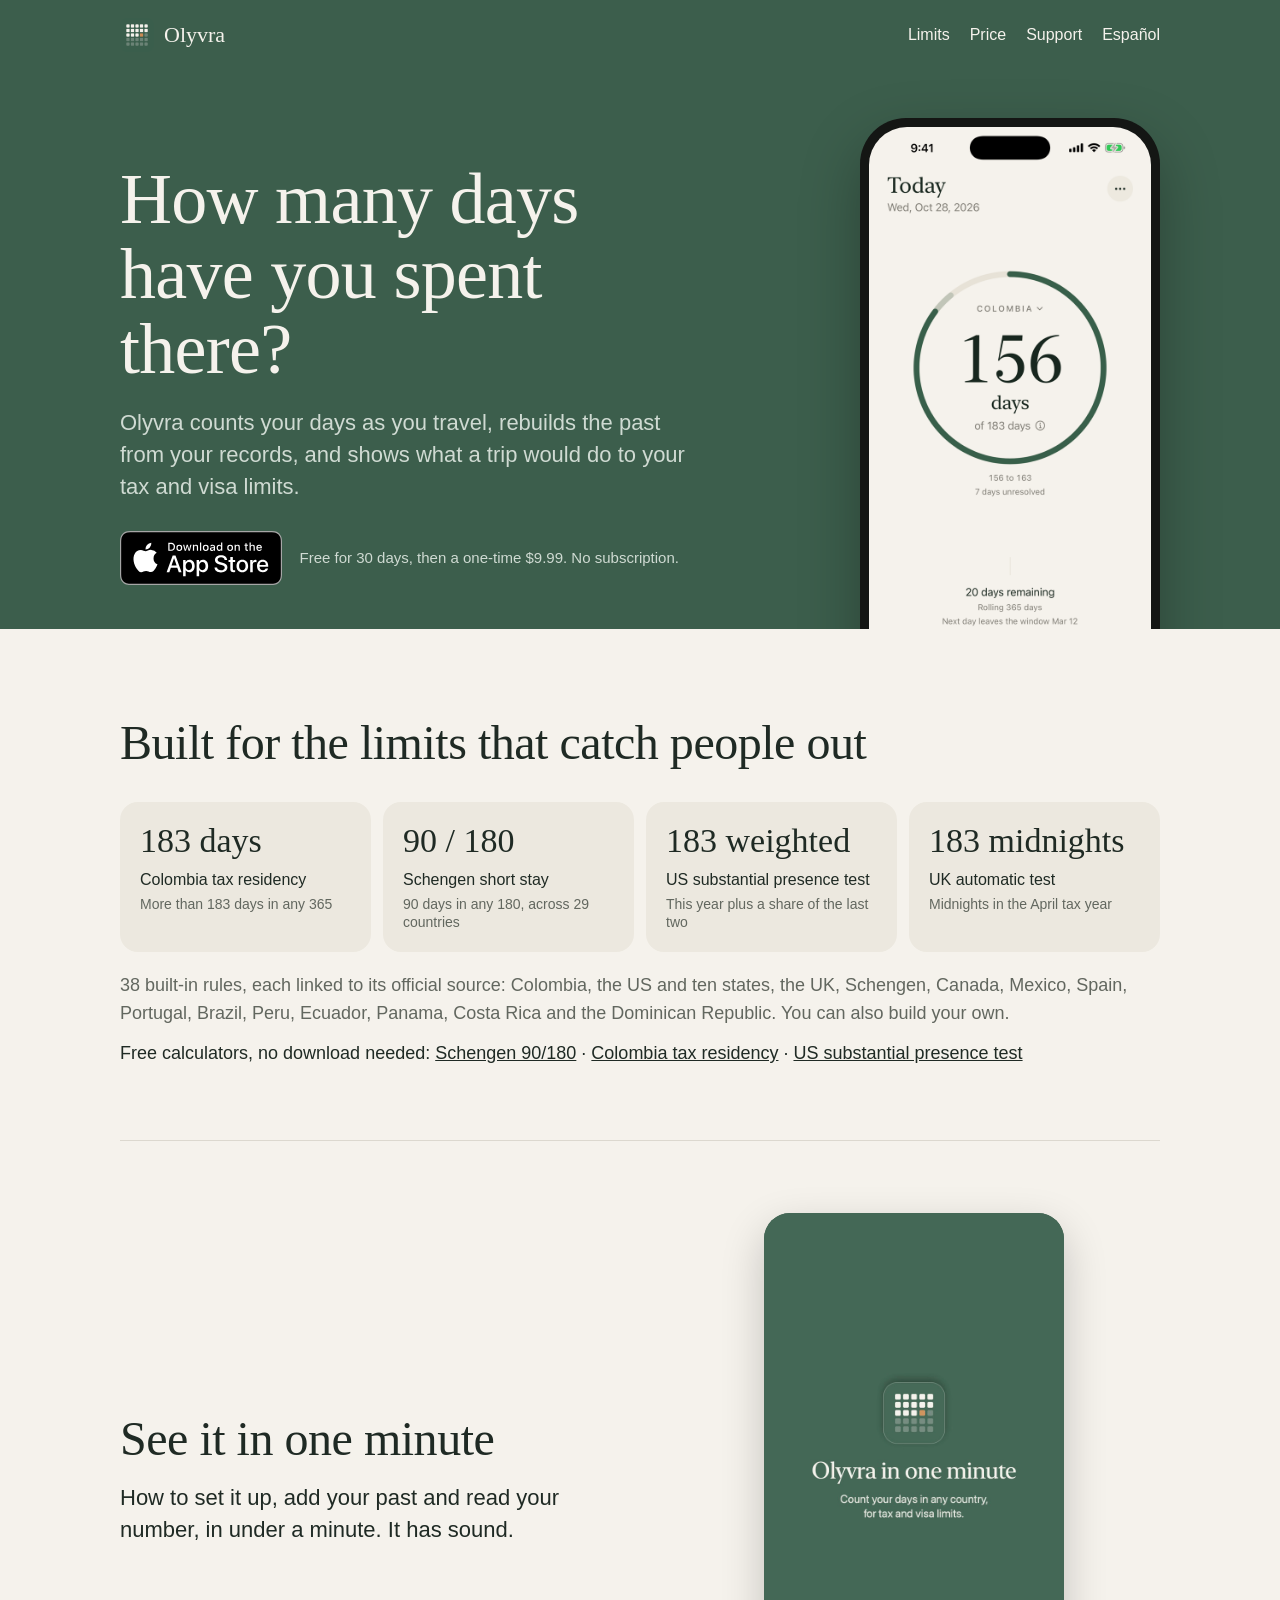
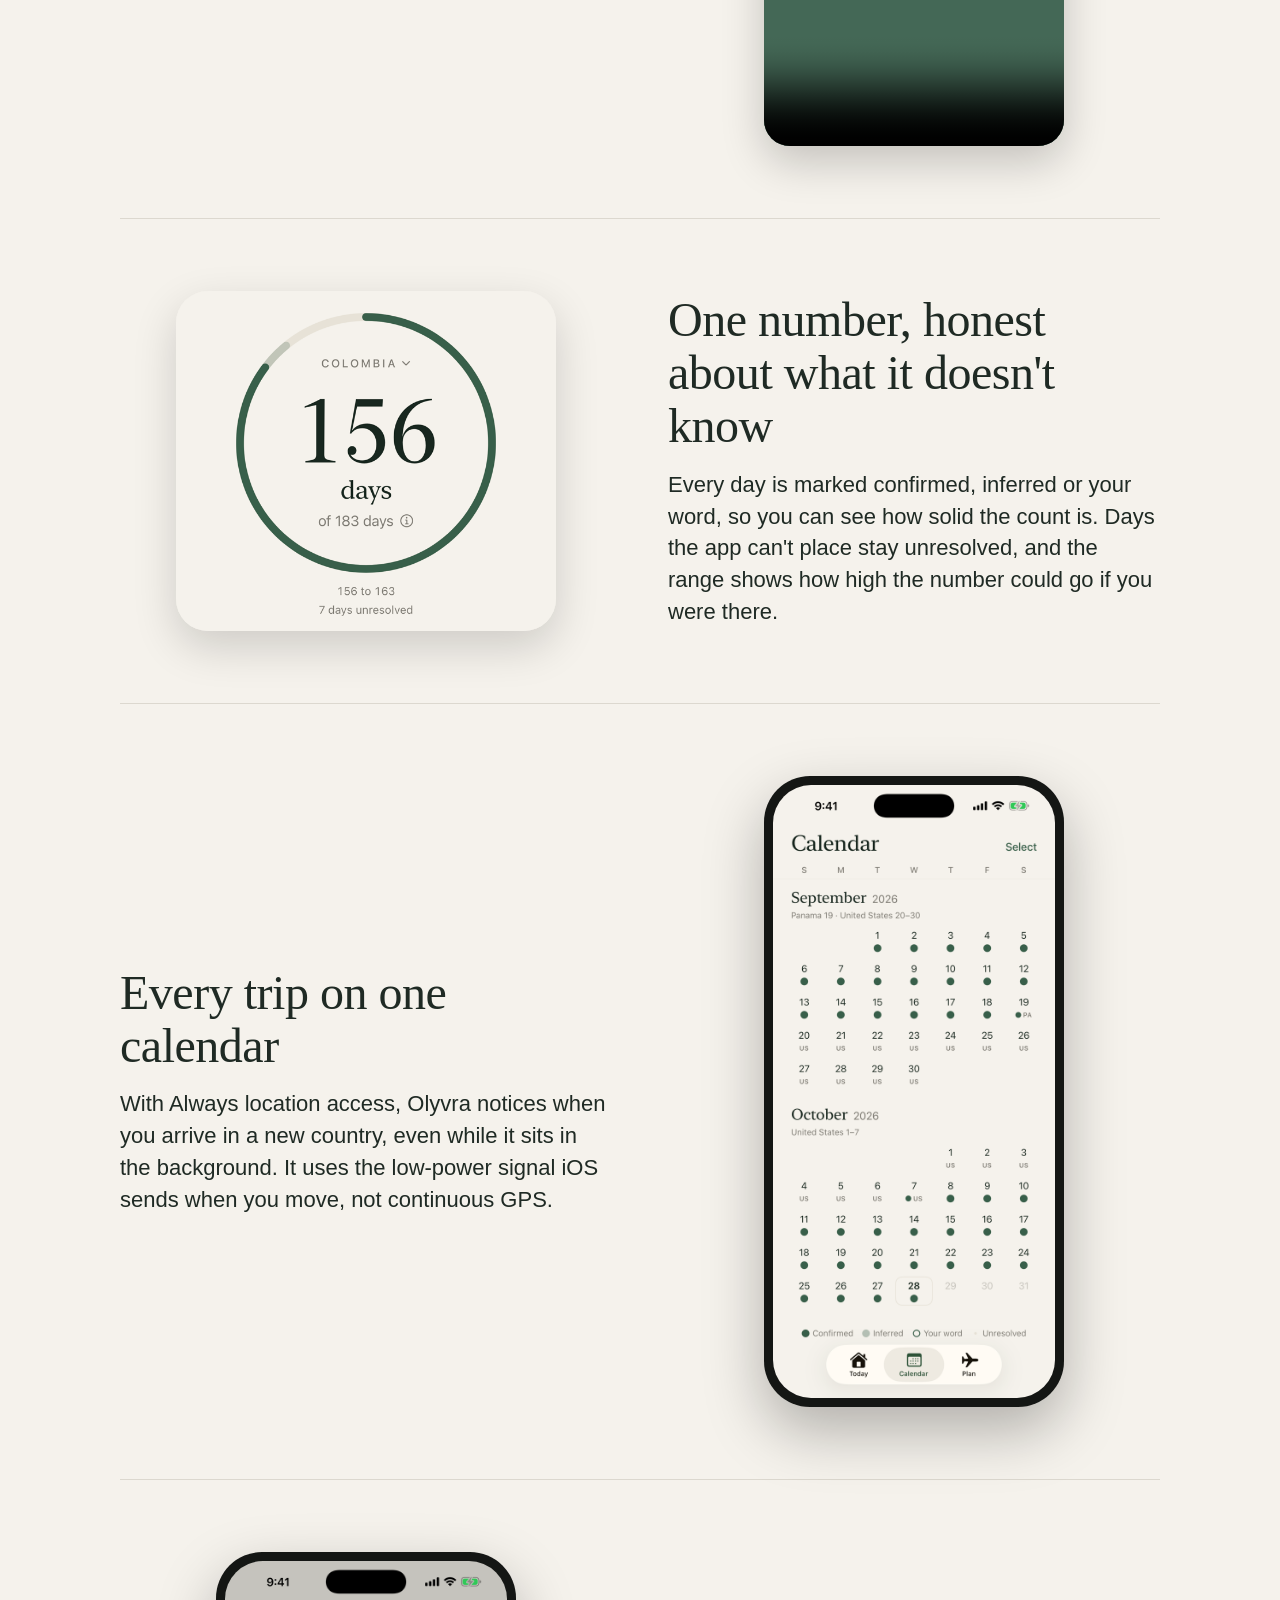
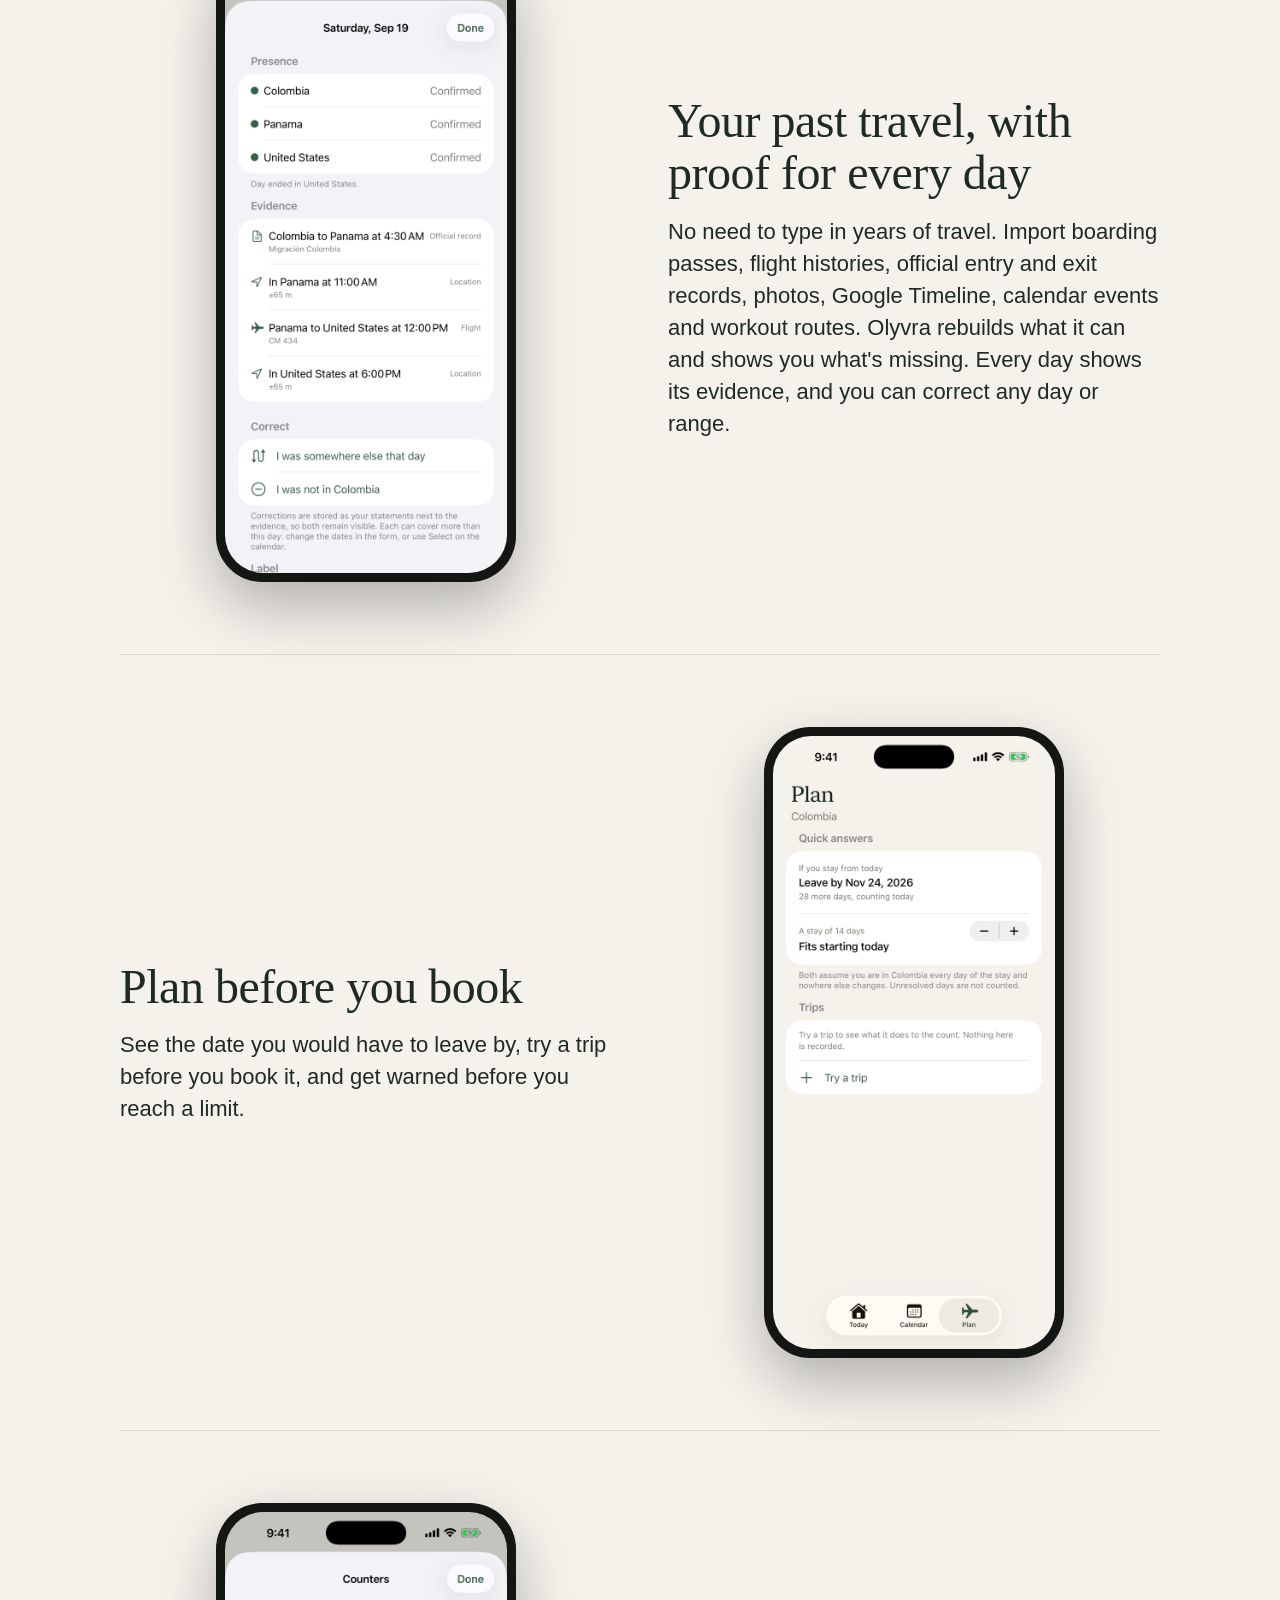
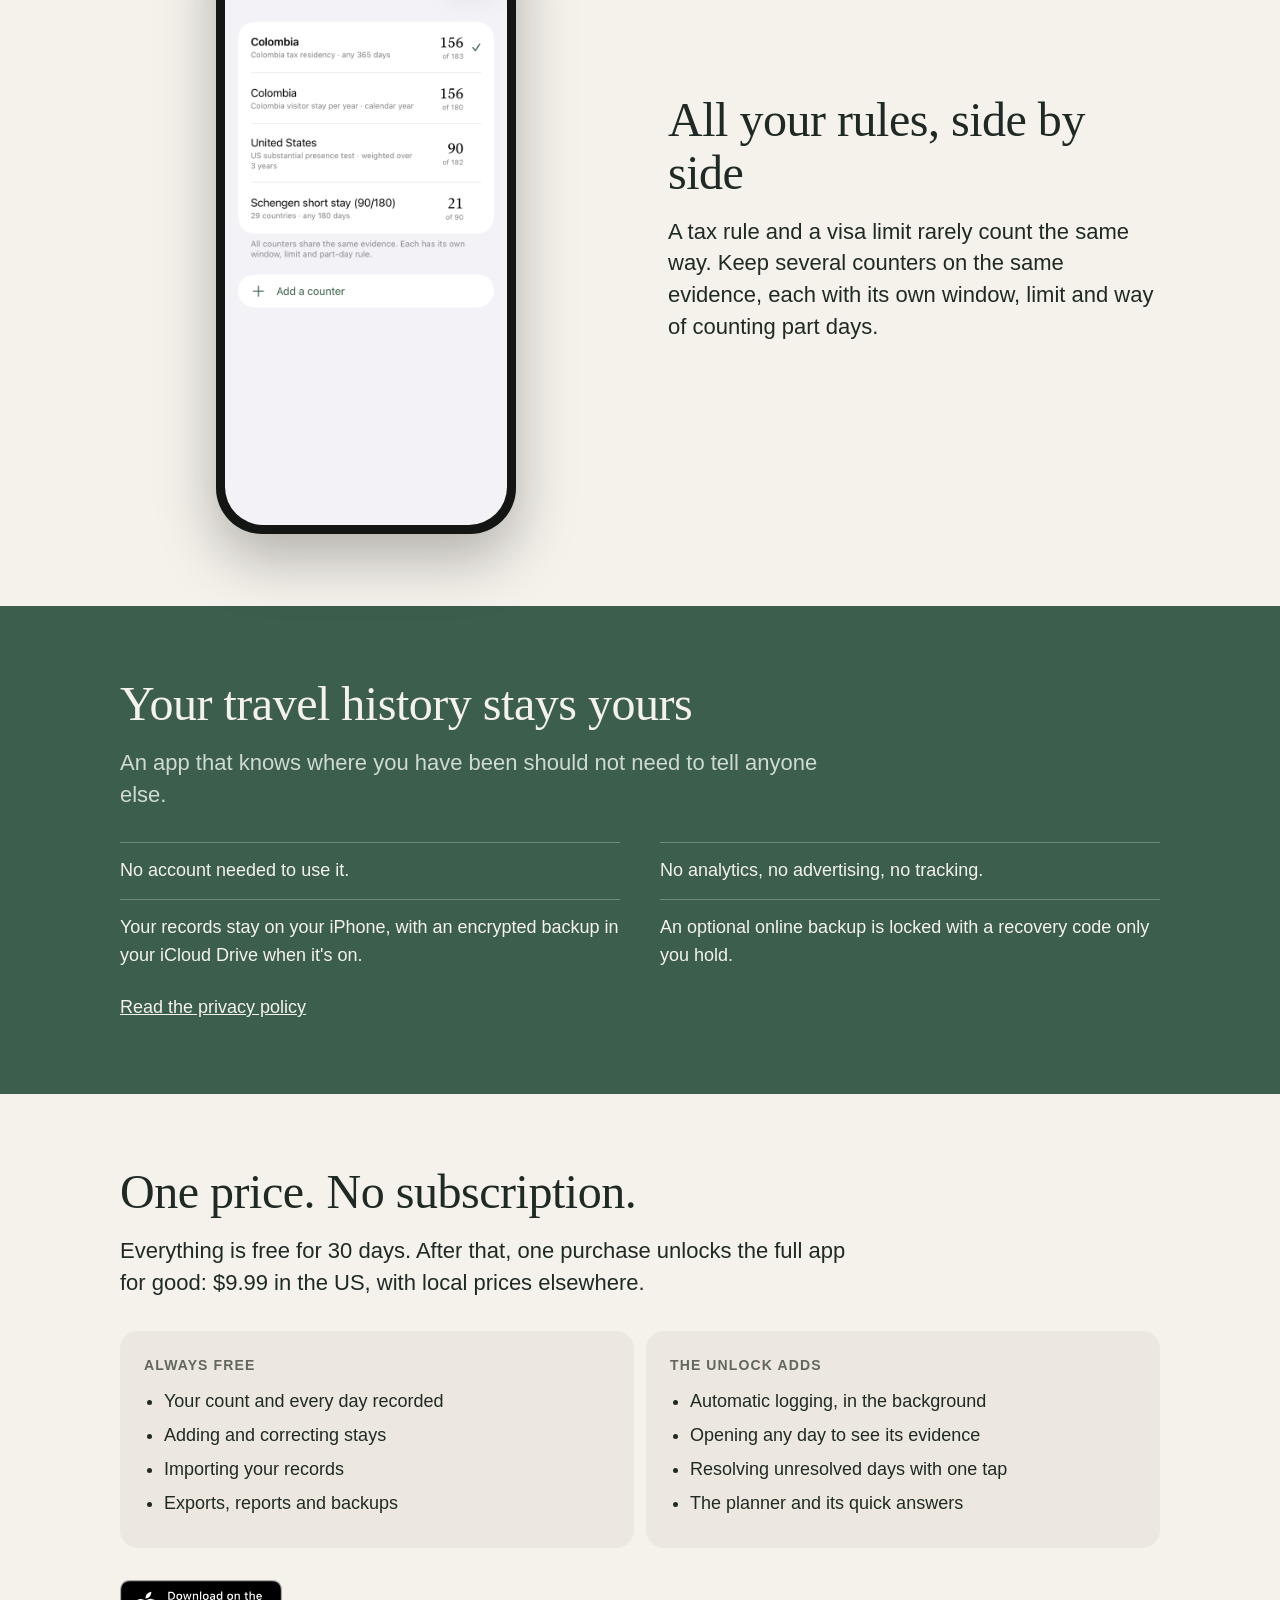
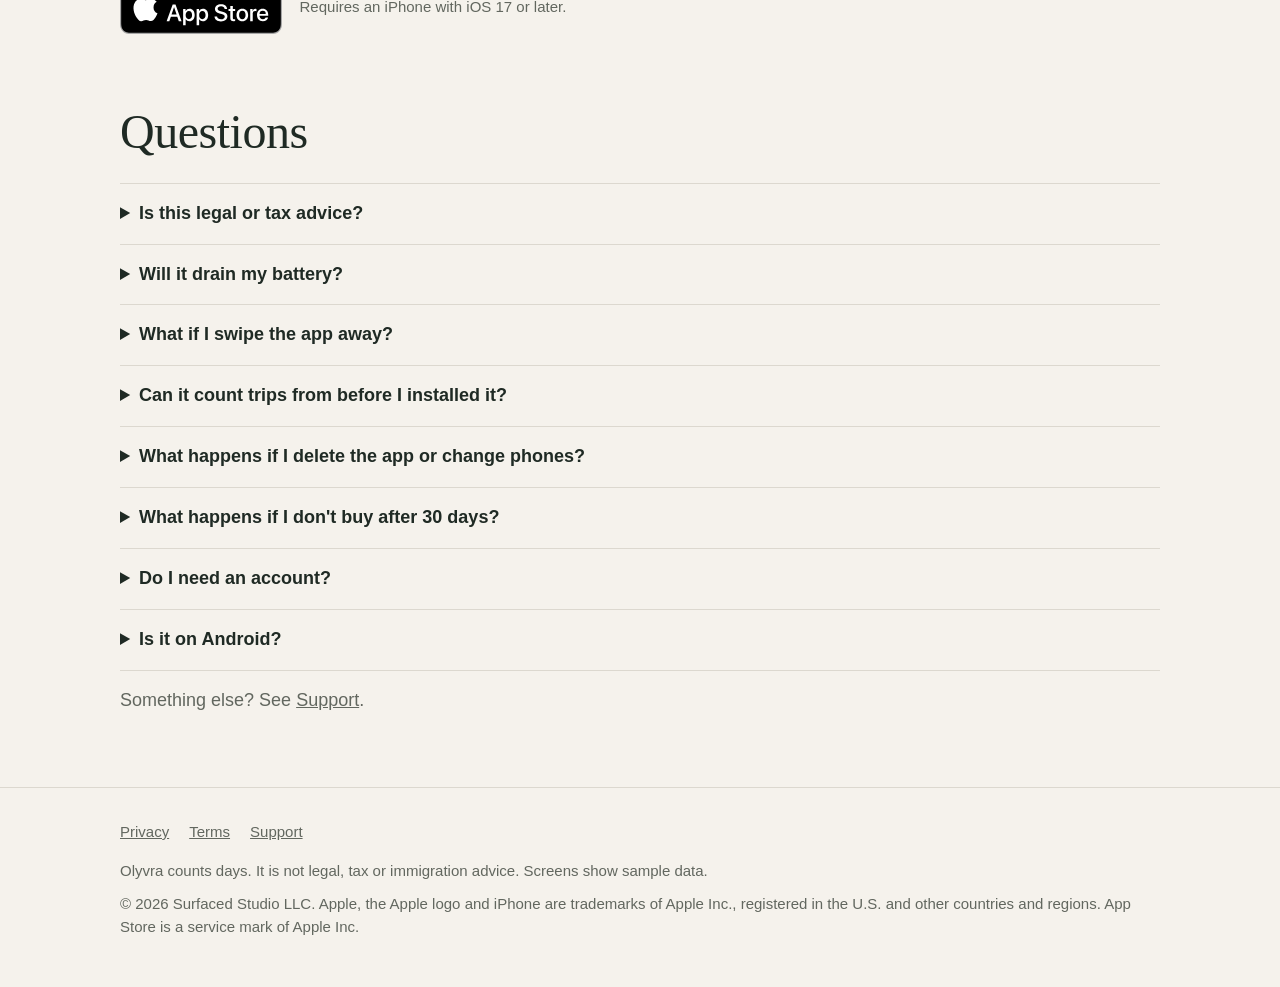
<file: index.html>
<!doctype html>
<html lang="en">
<head>
<meta charset="utf-8">
<meta name="viewport" content="width=device-width, initial-scale=1">
<title>Olyvra: day counter for tax residency and visas</title>
<meta name="description" content="Olyvra counts the days you spend in a country, from evidence on your iPhone. Built for the 183-day tax rule, Schengen 90/180 and visa limits. No account needed.">
<link rel="canonical" href="https://olyvra.surfacedtourstudio.com/">
<link rel="alternate" hreflang="en" href="https://olyvra.surfacedtourstudio.com/">
<link rel="alternate" hreflang="es" href="https://olyvra.surfacedtourstudio.com/es.html">
<link rel="alternate" hreflang="x-default" href="https://olyvra.surfacedtourstudio.com/">
<meta name="apple-itunes-app" content="app-id=6828036236">
<meta name="theme-color" content="#3c5e4c">
<meta property="og:type" content="website">
<meta property="og:title" content="Olyvra: day counter for tax residency and visas">
<meta property="og:description" content="Olyvra counts the days you spend in a country, from evidence on your iPhone. Built for the 183-day tax rule, Schengen 90/180 and visa limits. No account needed.">
<meta property="og:url" content="https://olyvra.surfacedtourstudio.com/">
<meta property="og:image" content="https://olyvra.surfacedtourstudio.com/img/og-en.png">
<meta name="twitter:card" content="summary_large_image">
<link rel="icon" href="img/favicon.png">
<link rel="apple-touch-icon" href="img/apple-touch-icon.png">
<link rel="stylesheet" href="landing.css">
<script type="application/ld+json">{"@context": "https://schema.org", "@type": "MobileApplication", "name": "Olyvra", "operatingSystem": "iOS 17.0 or later", "applicationCategory": "TravelApplication", "description": "Olyvra counts the days you spend in a country, from evidence on your iPhone. Built for the 183-day tax rule, Schengen 90/180 and visa limits. No account needed.", "url": "https://olyvra.surfacedtourstudio.com/", "downloadUrl": "https://apps.apple.com/app/id6828036236", "inLanguage": ["en", "es"], "offers": {"@type": "Offer", "price": "0", "priceCurrency": "USD"}}</script>
</head>
<body>
<header class="hero">
  <div class="wrap">
    <div class="bar">
      <a class="brand" href="index.html"><img src="img/icon-256.png" width="34" height="34" alt="">Olyvra</a>
      <nav><a class="wide" href="#limits">Limits</a><a class="wide" href="#price">Price</a><a class="wide" href="support.html">Support</a><a href="es.html" lang="es">Español</a></nav>
    </div>
    <div class="hero-grid">
      <div>
        <h1>How many days have you spent there?</h1>
        <p class="lede">Olyvra counts your days as you travel, rebuilds the past from your records, and shows what a trip would do to your tax and visa limits.</p>
        <div class="get"><a href="https://apps.apple.com/app/id6828036236"><img src="img/en/app-store-badge.svg" width="162" height="54" alt="Download on the App Store"></a><span>Free for 30 days, then a one-time $9.99. No subscription.</span></div>
      </div>
      <div class="phone"><img src="img/en/1-today.png" width="660" height="1434" fetchpriority="high" alt="Olyvra showing 156 of 183 days in Colombia, with 20 days remaining"></div>
    </div>
  </div>
</header>
<main>
  <section class="limits wrap" id="limits">
    <h2>Built for the limits that catch people out</h2>
    <div class="limit-grid">
      <div class="limit"><b>183 days</b><span>Colombia tax residency</span><small>More than 183 days in any 365</small></div>
      <div class="limit"><b>90 / 180</b><span>Schengen short stay</span><small>90 days in any 180, across 29 countries</small></div>
      <div class="limit"><b>183 weighted</b><span>US substantial presence test</span><small>This year plus a share of the last two</small></div>
      <div class="limit"><b>183 midnights</b><span>UK automatic test</span><small>Midnights in the April tax year</small></div>
    </div>
    <p class="muted">38 built-in rules, each linked to its official source: Colombia, the US and ten states, the UK, Schengen, Canada, Mexico, Spain, Portugal, Brazil, Peru, Ecuador, Panama, Costa Rica and the Dominican Republic. You can also build your own.</p>
    <p class="calcs">Free calculators, no download needed: <a href="schengen-calculator.html">Schengen 90/180</a> · <a href="colombia-tax-residency-calculator.html">Colombia tax residency</a> · <a href="us-substantial-presence-calculator.html">US substantial presence test</a></p>
  </section>
  <div class="wrap">
    <section class="feature">
      <div><h2>See it in one minute</h2><p class="lede">How to set it up, add your past and read your number, in under a minute. It has sound.</p></div>
      <div class="clip"><video controls playsinline preload="none" width="720" height="1280" poster="video/tutorial-poster.jpg" aria-label="A one-minute tutorial for Olyvra, using sample data"><source src="video/tutorial.mp4" type="video/mp4"></video></div>
    </section>
    <section class="feature">
      <div><h2>One number, honest about what it doesn't know</h2><p class="lede">Every day is marked confirmed, inferred or your word, so you can see how solid the count is. Days the app can't place stay unresolved, and the range shows how high the number could go if you were there.</p></div>
      <div class="crop"><img src="img/en/1-today.png" width="660" height="1434" loading="lazy" alt="The day count of 156, with a range of 156 to 163 and 7 days unresolved"></div>
    </section>
    <section class="feature">
      <div><h2>Every trip on one calendar</h2><p class="lede">With Always location access, Olyvra notices when you arrive in a new country, even while it sits in the background. It uses the low-power signal iOS sends when you move, not continuous GPS.</p></div>
      <div class="phone"><img src="img/en/2-calendar.png" width="660" height="1434" loading="lazy" alt="The calendar, with days in Panama and the United States marked"></div>
    </section>
    <section class="feature">
      <div><h2>Your past travel, with proof for every day</h2><p class="lede">No need to type in years of travel. Import boarding passes, flight histories, official entry and exit records, photos, Google Timeline, calendar events and workout routes. Olyvra rebuilds what it can and shows you what's missing. Every day shows its evidence, and you can correct any day or range.</p></div>
      <div class="phone"><img src="img/en/3-day.png" width="660" height="1434" loading="lazy" alt="One travel day, listing an official record, a flight and location readings as evidence"></div>
    </section>
    <section class="feature">
      <div><h2>Plan before you book</h2><p class="lede">See the date you would have to leave by, try a trip before you book it, and get warned before you reach a limit.</p></div>
      <div class="phone"><img src="img/en/4-plan.png" width="660" height="1434" loading="lazy" alt="The planner, showing a leave-by date and a stay that fits"></div>
    </section>
    <section class="feature">
      <div><h2>All your rules, side by side</h2><p class="lede">A tax rule and a visa limit rarely count the same way. Keep several counters on the same evidence, each with its own window, limit and way of counting part days.</p></div>
      <div class="phone"><img src="img/en/5-counters.png" width="660" height="1434" loading="lazy" alt="Four counters: Colombia tax residency, Colombia visitor stay, the US substantial presence test and Schengen"></div>
    </section>
  </div>
  <section class="privacy">
    <div class="wrap">
      <h2>Your travel history stays yours</h2>
      <p class="lede">An app that knows where you have been should not need to tell anyone else.</p>
      <ul>
      <li>No account needed to use it.</li>
      <li>No analytics, no advertising, no tracking.</li>
      <li>Your records stay on your iPhone, with an encrypted backup in your iCloud Drive when it's on.</li>
      <li>An optional online backup is locked with a recovery code only you hold.</li>
      </ul>
      <a href="privacy.html">Read the privacy policy</a>
    </div>
  </section>
  <section class="price wrap" id="price">
    <h2>One price. No subscription.</h2>
    <p class="lede">Everything is free for 30 days. After that, one purchase unlocks the full app for good: $9.99 in the US, with local prices elsewhere.</p>
    <div class="cols">
      <div class="col"><h3>Always free</h3><ul><li>Your count and every day recorded</li><li>Adding and correcting stays</li><li>Importing your records</li><li>Exports, reports and backups</li></ul></div>
      <div class="col"><h3>The unlock adds</h3><ul><li>Automatic logging, in the background</li><li>Opening any day to see its evidence</li><li>Resolving unresolved days with one tap</li><li>The planner and its quick answers</li></ul></div>
    </div>
    <div class="get"><a href="https://apps.apple.com/app/id6828036236"><img src="img/en/app-store-badge.svg" width="162" height="54" alt="Download on the App Store"></a><span>Requires an iPhone with iOS 17 or later.</span></div>
  </section>
  <section class="faq wrap">
    <h2>Questions</h2>
    <details><summary>Is this legal or tax advice?</summary><p>No. Olyvra counts days. It doesn't decide your tax residency or immigration status, which depend on rules and facts the app can't see. Check anything important with the authority or a qualified professional.</p></details>
    <details><summary>Will it drain my battery?</summary><p>It doesn't run continuous GPS. It relies on the low-power location signal iOS already sends when you move a significant distance.</p></details>
    <details><summary>What if I swipe the app away?</summary><p>iOS stops waking an app you swiped away, so detection goes quiet until you open it again. If Olyvra hears nothing for a while, it sends a notification asking whether you are still in the same country, so turn notifications on. Otherwise, just leave it in the background.</p></details>
    <details><summary>Can it count trips from before I installed it?</summary><p>Yes, from what you can show: boarding passes, flight logs, official records, photos and more. Days it can't place stay marked as unresolved until you settle them.</p></details>
    <details><summary>What happens if I delete the app or change phones?</summary><p>With iCloud Drive on, or with the online backup, a new install can bring your records back. Without either, your backup stays on the iPhone and is deleted with the app, so save a copy from Settings, then Export.</p></details>
    <details><summary>What happens if I don't buy after 30 days?</summary><p>Nothing is charged: the trial never asks for payment details. Automatic logging pauses and a few screens lock, but your count, every day you recorded, adding days by hand, exports and backups stay free. With notifications on, the app reminds you three days before.</p></details>
    <details><summary>Do I need an account?</summary><p>No. An account exists only for the optional online backup, using Sign in with Apple, and you can delete it in the app at any time.</p></details>
    <details><summary>Is it on Android?</summary><p>Not at the moment. Olyvra is for iPhone.</p></details>
    <p class="muted" style="margin-top:16px">Something else? See <a href="support.html">Support</a>.</p>
  </section>
</main>
<footer>
  <div class="wrap">
    <nav><a href="privacy.html">Privacy</a><a href="terms.html">Terms</a><a href="support.html">Support</a></nav>
    <p>Olyvra counts days. It is not legal, tax or immigration advice. Screens show sample data.</p>
    <p>© 2026 Surfaced Studio LLC. Apple, the Apple logo and iPhone are trademarks of Apple Inc., registered in the U.S. and other countries and regions. App Store is a service mark of Apple Inc.</p>
  </div>
</footer>
</body>
</html>
</file>
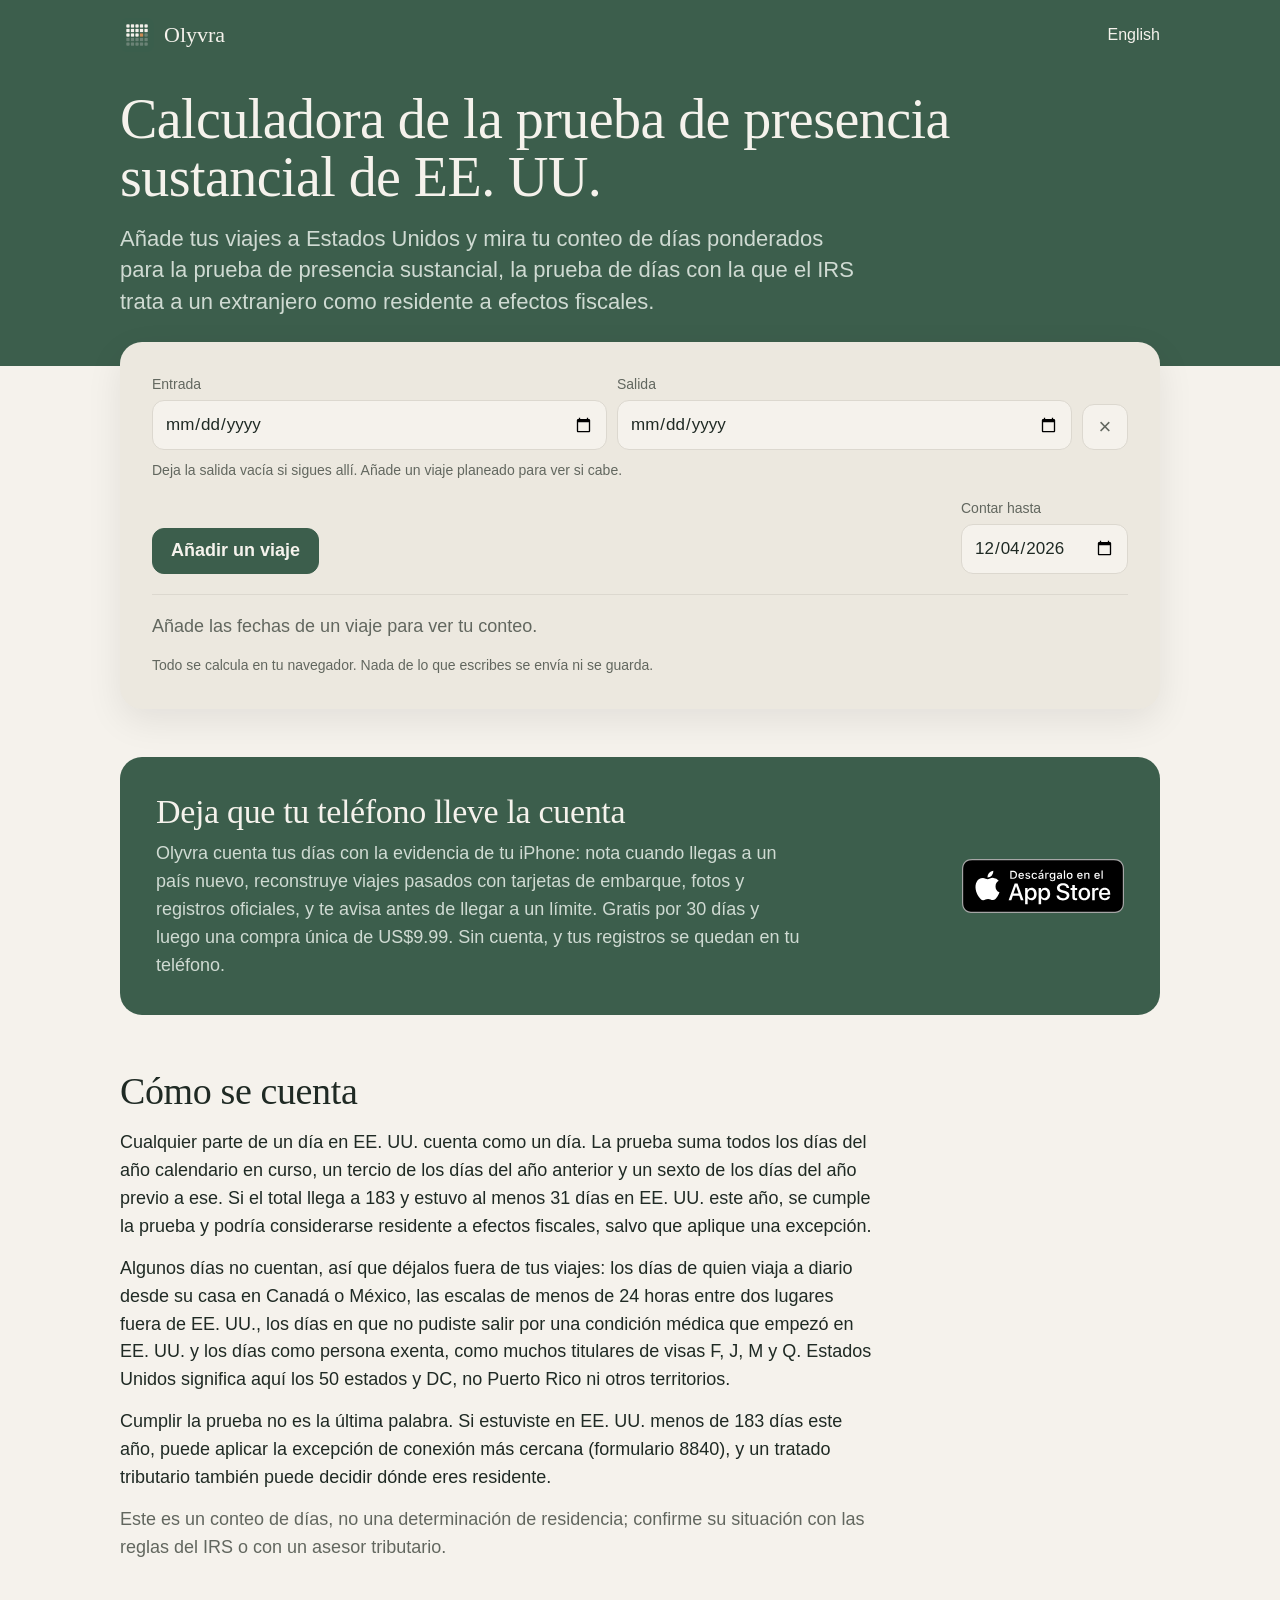
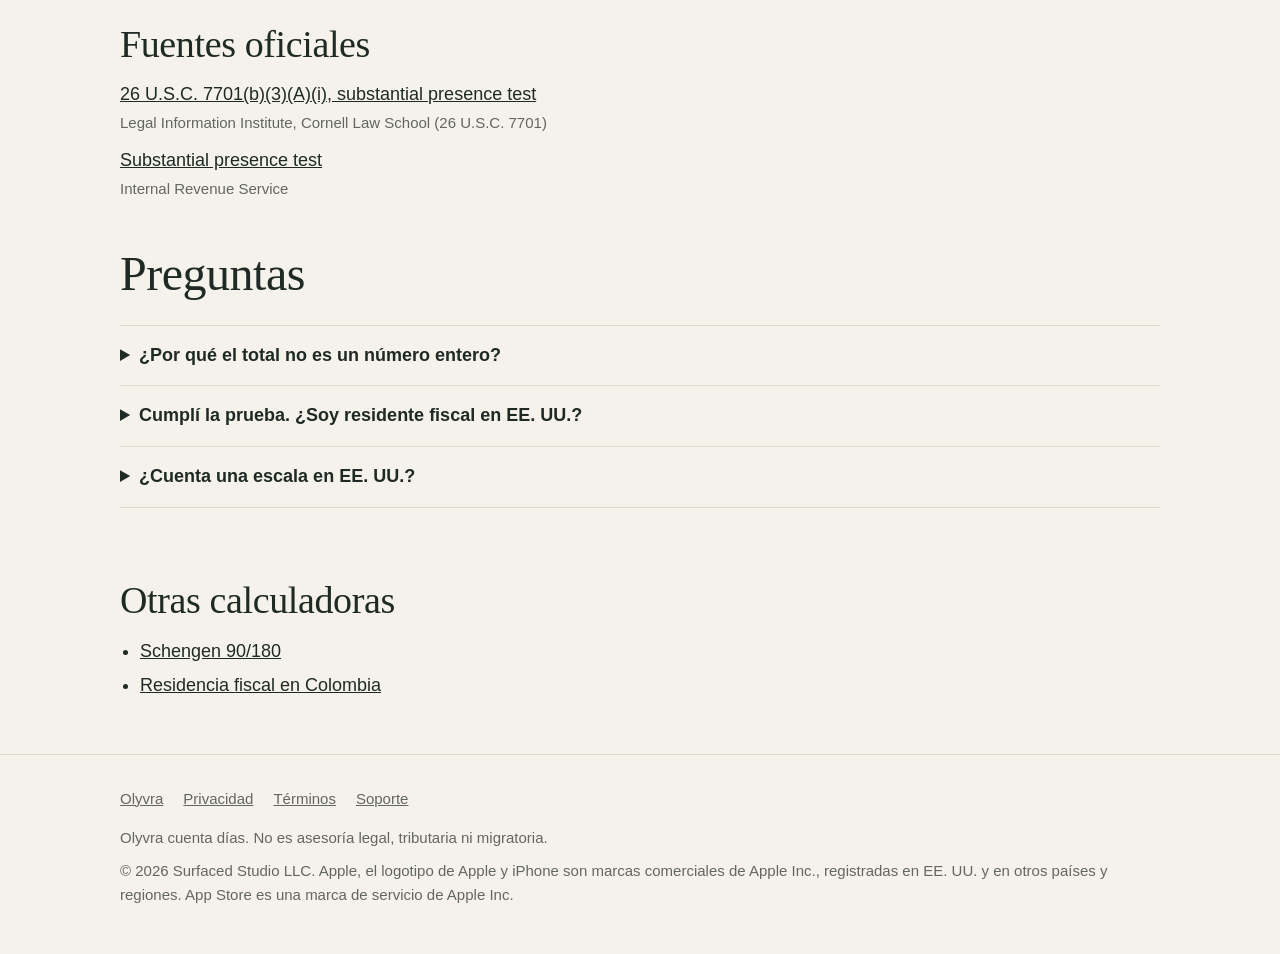
<file: calculadora-presencia-sustancial.html>
<!doctype html>
<html lang="es">
<head>
<meta charset="utf-8">
<meta name="viewport" content="width=device-width, initial-scale=1">
<title>Calculadora de la prueba de presencia sustancial de EE. UU.</title>
<meta name="description" content="Calculadora gratis de la prueba de presencia sustancial: añade tus viajes a EE. UU. y mira tus días ponderados en tres años y si llegas a 183.">
<link rel="canonical" href="https://olyvra.surfacedtourstudio.com/calculadora-presencia-sustancial.html">
<link rel="alternate" hreflang="es" href="https://olyvra.surfacedtourstudio.com/calculadora-presencia-sustancial.html">
<link rel="alternate" hreflang="en" href="https://olyvra.surfacedtourstudio.com/us-substantial-presence-calculator.html">
<link rel="alternate" hreflang="x-default" href="https://olyvra.surfacedtourstudio.com/us-substantial-presence-calculator.html">
<meta name="apple-itunes-app" content="app-id=6828036236">
<meta name="theme-color" content="#3c5e4c">
<meta property="og:type" content="website">
<meta property="og:title" content="Calculadora de la prueba de presencia sustancial de EE. UU.">
<meta property="og:description" content="Calculadora gratis de la prueba de presencia sustancial: añade tus viajes a EE. UU. y mira tus días ponderados en tres años y si llegas a 183.">
<meta property="og:url" content="https://olyvra.surfacedtourstudio.com/calculadora-presencia-sustancial.html">
<meta property="og:image" content="https://olyvra.surfacedtourstudio.com/img/og-es.png">
<meta name="twitter:card" content="summary_large_image">
<link rel="icon" href="img/favicon.png">
<link rel="apple-touch-icon" href="img/apple-touch-icon.png">
<link rel="stylesheet" href="landing.css">
<script type="application/ld+json">{"@context": "https://schema.org", "@type": "WebApplication", "name": "Calculadora de la prueba de presencia sustancial de EE. UU.", "url": "https://olyvra.surfacedtourstudio.com/calculadora-presencia-sustancial.html", "description": "Calculadora gratis de la prueba de presencia sustancial: añade tus viajes a EE. UU. y mira tus días ponderados en tres años y si llegas a 183.", "applicationCategory": "UtilitiesApplication", "operatingSystem": "Any", "inLanguage": "es", "isAccessibleForFree": true, "offers": {"@type": "Offer", "price": "0", "priceCurrency": "USD"}, "publisher": {"@type": "Organization", "name": "Surfaced Studio LLC"}}</script>
</head>
<body>
<header class="hero slim">
  <div class="wrap">
    <div class="bar">
      <a class="brand" href="es.html"><img src="img/icon-256.png" width="34" height="34" alt="">Olyvra</a>
      <nav><a href="us-substantial-presence-calculator.html" lang="en">English</a></nav>
    </div>
    <h1>Calculadora de la prueba de presencia sustancial de EE. UU.</h1>
    <p class="lede">Añade tus viajes a Estados Unidos y mira tu conteo de días ponderados para la prueba de presencia sustancial, la prueba de días con la que el IRS trata a un extranjero como residente a efectos fiscales.</p>
  </div>
</header>
<main class="wrap">
  <section class="calc" data-calc="{&quot;type&quot;: &quot;weighted&quot;, &quot;lang&quot;: &quot;es&quot;, &quot;text&quot;: {&quot;countLabel&quot;: &quot;días ponderados de {year}, contando hasta el {date}&quot;, &quot;days&quot;: &quot;{n} días&quot;, &quot;days1&quot;: &quot;1 día&quot;, &quot;met&quot;: &quot;Se cumple la prueba: al menos 183 días ponderados y al menos 31 días en {year}.&quot;, &quot;short31&quot;: &quot;Más de 183 días ponderados, pero faltan {n} días en {year} para llegar al mínimo de 31.&quot;, &quot;short311&quot;: &quot;Más de 183 días ponderados, pero falta 1 día en {year} para llegar al mínimo de 31.&quot;, &quot;notMet&quot;: &quot;No se cumple. {n} días más en EE. UU. en {year} la cumplirían.&quot;, &quot;notMet1&quot;: &quot;No se cumple. 1 día más en EE. UU. en {year} la cumpliría.&quot;, &quot;project&quot;: &quot;Si estás en EE. UU. todos los días desde el {start}, cumplirías la prueba el {date}.&quot;, &quot;projectNone&quot;: &quot;Aun quedándote en EE. UU. todos los días desde el {start} hasta fin de {year}, no cumplirías la prueba este año.&quot;, &quot;notMetPlain&quot;: &quot;No se cumple.&quot;, &quot;enteredLabel&quot;: &quot;Entrada&quot;, &quot;leftLabel&quot;: &quot;Salida&quot;, &quot;remove&quot;: &quot;Quitar este viaje&quot;, &quot;empty&quot;: &quot;Añade las fechas de un viaje para ver tu conteo.&quot;}}">
    <div class="trips"></div>
    <p class="hint">Deja la salida vacía si sigues allí. Añade un viaje planeado para ver si cabe.</p>
    <div class="calc-actions">
      <button type="button" class="add">Añadir un viaje</button>
      <label class="asof-label">Contar hasta <input type="date" class="asof"></label>
    </div>
    <div class="result" aria-live="polite"><noscript><p>JavaScript is needed for the calculator.</p></noscript></div>
    <p class="muted private">Todo se calcula en tu navegador. Nada de lo que escribes se envía ni se guarda.</p>
  </section>
  <section class="app-cta">
    <div>
      <h2>Deja que tu teléfono lleve la cuenta</h2>
      <p>Olyvra cuenta tus días con la evidencia de tu iPhone: nota cuando llegas a un país nuevo, reconstruye viajes pasados con tarjetas de embarque, fotos y registros oficiales, y te avisa antes de llegar a un límite. Gratis por 30 días y luego una compra única de US$9.99. Sin cuenta, y tus registros se quedan en tu teléfono.</p>
    </div>
    <a href="https://apps.apple.com/app/id6828036236"><img src="img/es/app-store-badge.svg" width="162" height="54" alt="Descargar en el App Store"></a>
  </section>
  <section class="prose">
    <h2>Cómo se cuenta</h2>
      <p>Cualquier parte de un día en EE. UU. cuenta como un día. La prueba suma todos los días del año calendario en curso, un tercio de los días del año anterior y un sexto de los días del año previo a ese. Si el total llega a 183 y estuvo al menos 31 días en EE. UU. este año, se cumple la prueba y podría considerarse residente a efectos fiscales, salvo que aplique una excepción.</p>
      <p>Algunos días no cuentan, así que déjalos fuera de tus viajes: los días de quien viaja a diario desde su casa en Canadá o México, las escalas de menos de 24 horas entre dos lugares fuera de EE. UU., los días en que no pudiste salir por una condición médica que empezó en EE. UU. y los días como persona exenta, como muchos titulares de visas F, J, M y Q. Estados Unidos significa aquí los 50 estados y DC, no Puerto Rico ni otros territorios.</p>
      <p>Cumplir la prueba no es la última palabra. Si estuviste en EE. UU. menos de 183 días este año, puede aplicar la excepción de conexión más cercana (formulario 8840), y un tratado tributario también puede decidir dónde eres residente.</p>
      <p class="muted">Este es un conteo de días, no una determinación de residencia; confirme su situación con las reglas del IRS o con un asesor tributario.</p>
  </section>
  <section class="prose">
    <h2>Fuentes oficiales</h2>
    <ul class="sources">
      <li><a href="https://www.law.cornell.edu/uscode/text/26/7701" rel="noopener">26 U.S.C. 7701(b)(3)(A)(i), substantial presence test</a><span>Legal Information Institute, Cornell Law School (26 U.S.C. 7701)</span></li>
      <li><a href="https://www.irs.gov/individuals/international-taxpayers/substantial-presence-test" rel="noopener">Substantial presence test</a><span>Internal Revenue Service</span></li>
    </ul>
  </section>
  <section class="faq">
    <h2>Preguntas</h2>
    <details><summary>¿Por qué el total no es un número entero?</summary><p>Los días del año pasado cuentan un tercio cada uno y los del año anterior, un sexto, así que el total puede tener fracciones. La prueba se cumple al llegar a 183.</p></details>
    <details><summary>Cumplí la prueba. ¿Soy residente fiscal en EE. UU.?</summary><p>No necesariamente. Pueden aplicar excepciones, como la de conexión más cercana o un tratado tributario. Revisa las reglas del IRS o consulta a un asesor tributario.</p></details>
    <details><summary>¿Cuenta una escala en EE. UU.?</summary><p>No, si estás en tránsito entre dos lugares fuera de EE. UU. por menos de 24 horas. Deja esos días fuera de tus viajes.</p></details>
  </section>
  <section class="prose more">
    <h2>Otras calculadoras</h2>
    <ul><li><a href="calculadora-schengen.html">Schengen 90/180</a></li><li><a href="calculadora-residencia-fiscal-colombia.html">Residencia fiscal en Colombia</a></li></ul>
  </section>
</main>
<footer>
  <div class="wrap">
    <nav><a href="es.html">Olyvra</a><a href="privacy.html#es">Privacidad</a><a href="terms.html#es">Términos</a><a href="support.html#es">Soporte</a></nav>
    <p>Olyvra cuenta días. No es asesoría legal, tributaria ni migratoria.</p>
    <p>© 2026 Surfaced Studio LLC. Apple, el logotipo de Apple y iPhone son marcas comerciales de Apple Inc., registradas en EE. UU. y en otros países y regiones. App Store es una marca de servicio de Apple Inc.</p>
  </div>
</footer>
<script src="calc.js"></script>
</body>
</html>
</file>
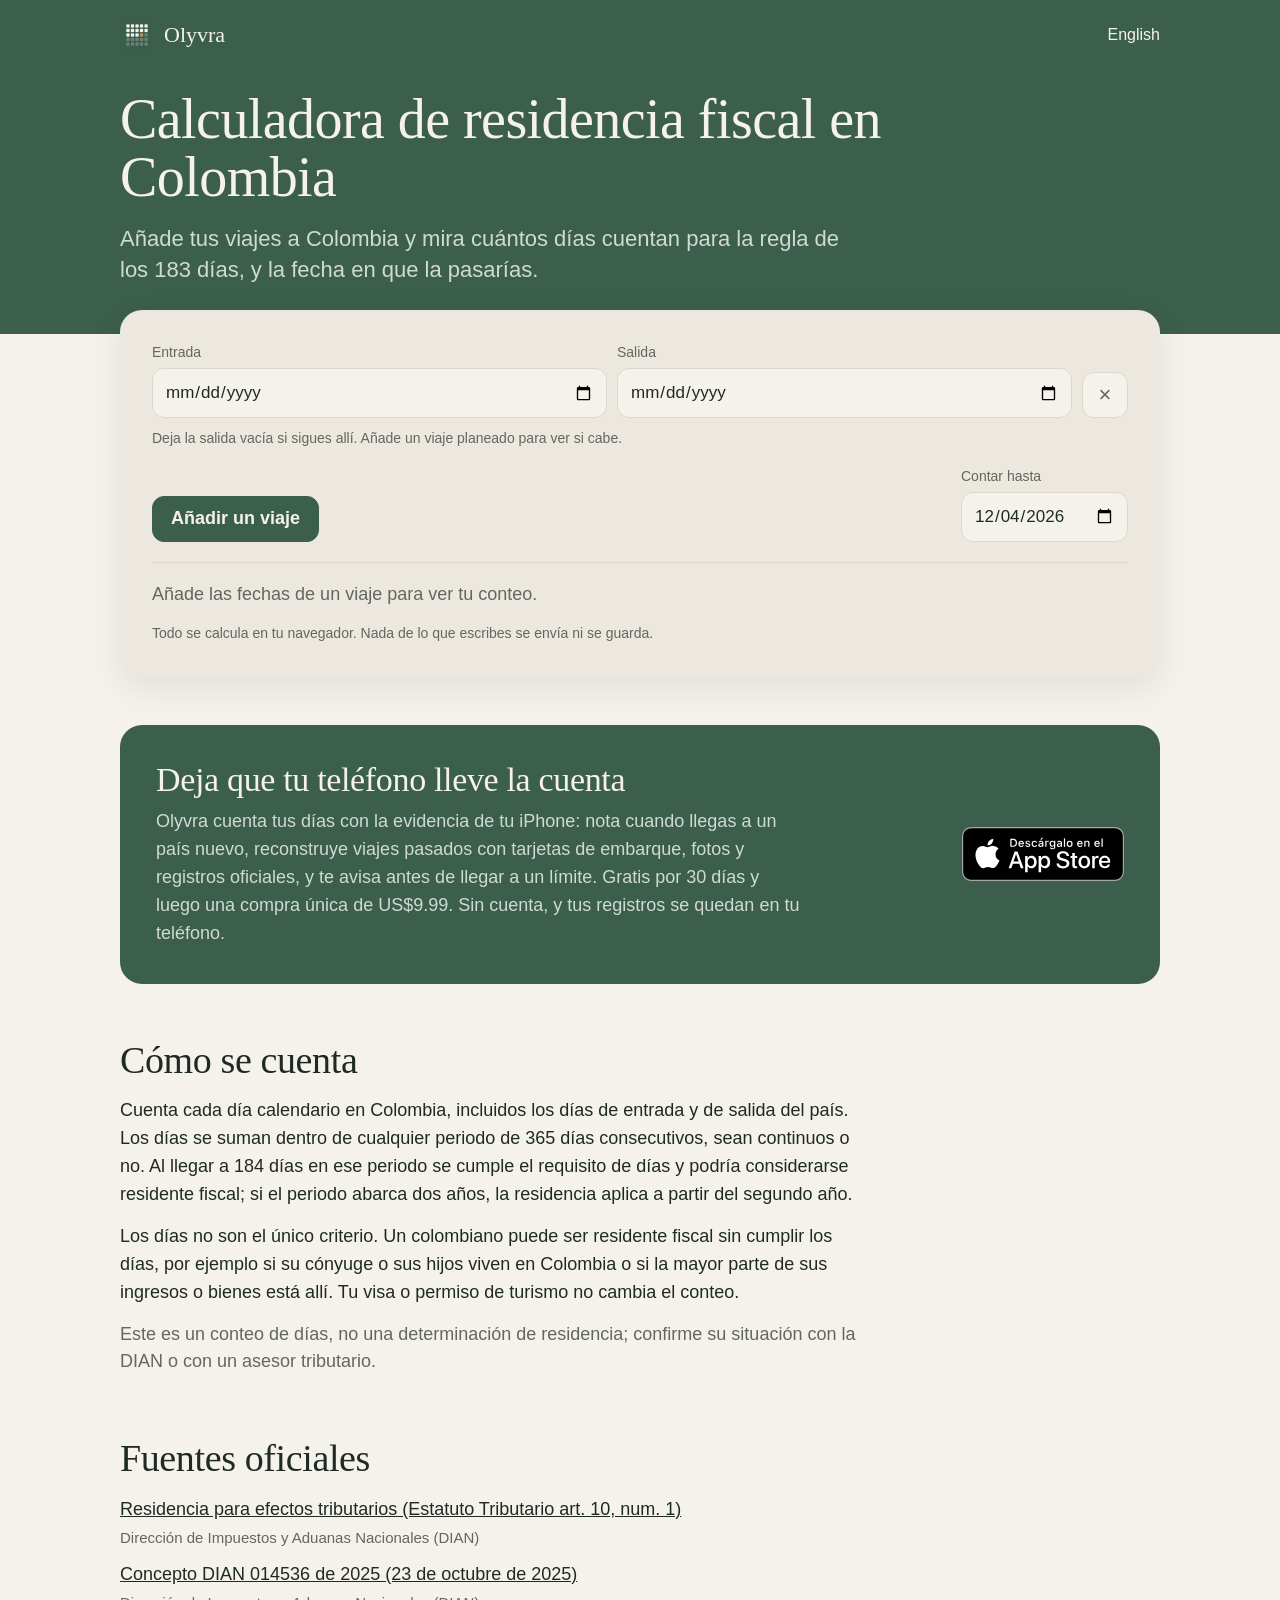
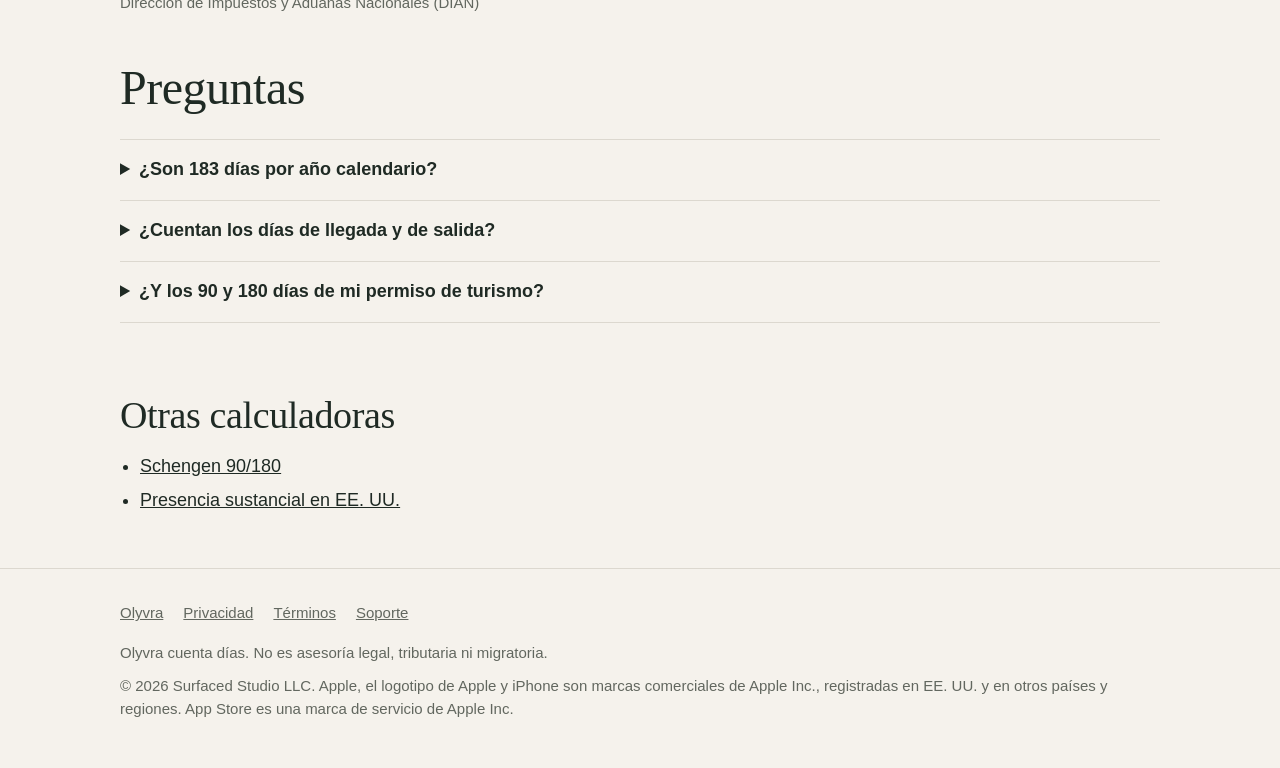
<file: calculadora-residencia-fiscal-colombia.html>
<!doctype html>
<html lang="es">
<head>
<meta charset="utf-8">
<meta name="viewport" content="width=device-width, initial-scale=1">
<title>Calculadora de residencia fiscal en Colombia: la regla de los 183 días</title>
<meta name="description" content="Calculadora gratis de la regla de 183 días para la residencia fiscal en Colombia: añade tus viajes y mira tus días en cualquier periodo de 365 y la fecha en que pasarías de 183.">
<link rel="canonical" href="https://olyvra.surfacedtourstudio.com/calculadora-residencia-fiscal-colombia.html">
<link rel="alternate" hreflang="es" href="https://olyvra.surfacedtourstudio.com/calculadora-residencia-fiscal-colombia.html">
<link rel="alternate" hreflang="en" href="https://olyvra.surfacedtourstudio.com/colombia-tax-residency-calculator.html">
<link rel="alternate" hreflang="x-default" href="https://olyvra.surfacedtourstudio.com/colombia-tax-residency-calculator.html">
<meta name="apple-itunes-app" content="app-id=6828036236">
<meta name="theme-color" content="#3c5e4c">
<meta property="og:type" content="website">
<meta property="og:title" content="Calculadora de residencia fiscal en Colombia: la regla de los 183 días">
<meta property="og:description" content="Calculadora gratis de la regla de 183 días para la residencia fiscal en Colombia: añade tus viajes y mira tus días en cualquier periodo de 365 y la fecha en que pasarías de 183.">
<meta property="og:url" content="https://olyvra.surfacedtourstudio.com/calculadora-residencia-fiscal-colombia.html">
<meta property="og:image" content="https://olyvra.surfacedtourstudio.com/img/og-es.png">
<meta name="twitter:card" content="summary_large_image">
<link rel="icon" href="img/favicon.png">
<link rel="apple-touch-icon" href="img/apple-touch-icon.png">
<link rel="stylesheet" href="landing.css">
<script type="application/ld+json">{"@context": "https://schema.org", "@type": "WebApplication", "name": "Calculadora de residencia fiscal en Colombia", "url": "https://olyvra.surfacedtourstudio.com/calculadora-residencia-fiscal-colombia.html", "description": "Calculadora gratis de la regla de 183 días para la residencia fiscal en Colombia: añade tus viajes y mira tus días en cualquier periodo de 365 y la fecha en que pasarías de 183.", "applicationCategory": "UtilitiesApplication", "operatingSystem": "Any", "inLanguage": "es", "isAccessibleForFree": true, "offers": {"@type": "Offer", "price": "0", "priceCurrency": "USD"}, "publisher": {"@type": "Organization", "name": "Surfaced Studio LLC"}}</script>
</head>
<body>
<header class="hero slim">
  <div class="wrap">
    <div class="bar">
      <a class="brand" href="es.html"><img src="img/icon-256.png" width="34" height="34" alt="">Olyvra</a>
      <nav><a href="colombia-tax-residency-calculator.html" lang="en">English</a></nav>
    </div>
    <h1>Calculadora de residencia fiscal en Colombia</h1>
    <p class="lede">Añade tus viajes a Colombia y mira cuántos días cuentan para la regla de los 183 días, y la fecha en que la pasarías.</p>
  </div>
</header>
<main class="wrap">
  <section class="calc" data-calc="{&quot;type&quot;: &quot;rolling&quot;, &quot;window&quot;: 365, &quot;limit&quot;: 183, &quot;projectLastAllowed&quot;: false, &quot;lang&quot;: &quot;es&quot;, &quot;text&quot;: {&quot;countLabel&quot;: &quot;días en Colombia en los 365 días hasta el {date}&quot;, &quot;left&quot;: &quot;Te sobran {n} días en esta fecha.&quot;, &quot;left1&quot;: &quot;Te sobra 1 día en esta fecha.&quot;, &quot;over&quot;: &quot;Más de 183 días: se cumple el requisito de días.&quot;, &quot;crossed&quot;: &quot;Tus viajes pasan de 183 días el {date}, con {n} días en los 365 días hasta esa fecha.&quot;, &quot;project&quot;: &quot;Si estás en Colombia todos los días desde el {start}, el día 184 cae el {date}.&quot;, &quot;projectNone&quot;: &quot;&quot;, &quot;enteredLabel&quot;: &quot;Entrada&quot;, &quot;leftLabel&quot;: &quot;Salida&quot;, &quot;remove&quot;: &quot;Quitar este viaje&quot;, &quot;empty&quot;: &quot;Añade las fechas de un viaje para ver tu conteo.&quot;}}">
    <div class="trips"></div>
    <p class="hint">Deja la salida vacía si sigues allí. Añade un viaje planeado para ver si cabe.</p>
    <div class="calc-actions">
      <button type="button" class="add">Añadir un viaje</button>
      <label class="asof-label">Contar hasta <input type="date" class="asof"></label>
    </div>
    <div class="result" aria-live="polite"><noscript><p>JavaScript is needed for the calculator.</p></noscript></div>
    <p class="muted private">Todo se calcula en tu navegador. Nada de lo que escribes se envía ni se guarda.</p>
  </section>
  <section class="app-cta">
    <div>
      <h2>Deja que tu teléfono lleve la cuenta</h2>
      <p>Olyvra cuenta tus días con la evidencia de tu iPhone: nota cuando llegas a un país nuevo, reconstruye viajes pasados con tarjetas de embarque, fotos y registros oficiales, y te avisa antes de llegar a un límite. Gratis por 30 días y luego una compra única de US$9.99. Sin cuenta, y tus registros se quedan en tu teléfono.</p>
    </div>
    <a href="https://apps.apple.com/app/id6828036236"><img src="img/es/app-store-badge.svg" width="162" height="54" alt="Descargar en el App Store"></a>
  </section>
  <section class="prose">
    <h2>Cómo se cuenta</h2>
      <p>Cuenta cada día calendario en Colombia, incluidos los días de entrada y de salida del país. Los días se suman dentro de cualquier periodo de 365 días consecutivos, sean continuos o no. Al llegar a 184 días en ese periodo se cumple el requisito de días y podría considerarse residente fiscal; si el periodo abarca dos años, la residencia aplica a partir del segundo año.</p>
      <p>Los días no son el único criterio. Un colombiano puede ser residente fiscal sin cumplir los días, por ejemplo si su cónyuge o sus hijos viven en Colombia o si la mayor parte de sus ingresos o bienes está allí. Tu visa o permiso de turismo no cambia el conteo.</p>
      <p class="muted">Este es un conteo de días, no una determinación de residencia; confirme su situación con la DIAN o con un asesor tributario.</p>
  </section>
  <section class="prose">
    <h2>Fuentes oficiales</h2>
    <ul class="sources">
      <li><a href="https://www.dian.gov.co/impuestos/personas/rentanaturales/2016/paginas/residente.aspx" rel="noopener">Residencia para efectos tributarios (Estatuto Tributario art. 10, num. 1)</a><span>Dirección de Impuestos y Aduanas Nacionales (DIAN)</span></li>
      <li><a href="https://normograma.dian.gov.co/dian/compilacion/docs/pdf/oficio_dian_14536_2025.pdf" rel="noopener">Concepto DIAN 014536 de 2025 (23 de octubre de 2025)</a><span>Dirección de Impuestos y Aduanas Nacionales (DIAN)</span></li>
    </ul>
  </section>
  <section class="faq">
    <h2>Preguntas</h2>
    <details><summary>¿Son 183 días por año calendario?</summary><p>No. Es cualquier periodo de 365 días consecutivos, así que una estadía que cruza el Año Nuevo puede sumar más de 183. Si ese periodo abarca dos años, la residencia aplica a partir del segundo.</p></details>
    <details><summary>¿Cuentan los días de llegada y de salida?</summary><p>Sí. La DIAN cuenta cada día calendario en Colombia, incluidos los días de entrada y de salida.</p></details>
    <details><summary>¿Y los 90 y 180 días de mi permiso de turismo?</summary><p>Son los límites de Migración Colombia para visitantes: hasta 90 días por entrada y 180 por año calendario. Son distintos del conteo fiscal, y la app también los lleva.</p></details>
  </section>
  <section class="prose more">
    <h2>Otras calculadoras</h2>
    <ul><li><a href="calculadora-schengen.html">Schengen 90/180</a></li><li><a href="calculadora-presencia-sustancial.html">Presencia sustancial en EE. UU.</a></li></ul>
  </section>
</main>
<footer>
  <div class="wrap">
    <nav><a href="es.html">Olyvra</a><a href="privacy.html#es">Privacidad</a><a href="terms.html#es">Términos</a><a href="support.html#es">Soporte</a></nav>
    <p>Olyvra cuenta días. No es asesoría legal, tributaria ni migratoria.</p>
    <p>© 2026 Surfaced Studio LLC. Apple, el logotipo de Apple y iPhone son marcas comerciales de Apple Inc., registradas en EE. UU. y en otros países y regiones. App Store es una marca de servicio de Apple Inc.</p>
  </div>
</footer>
<script src="calc.js"></script>
</body>
</html>
</file>
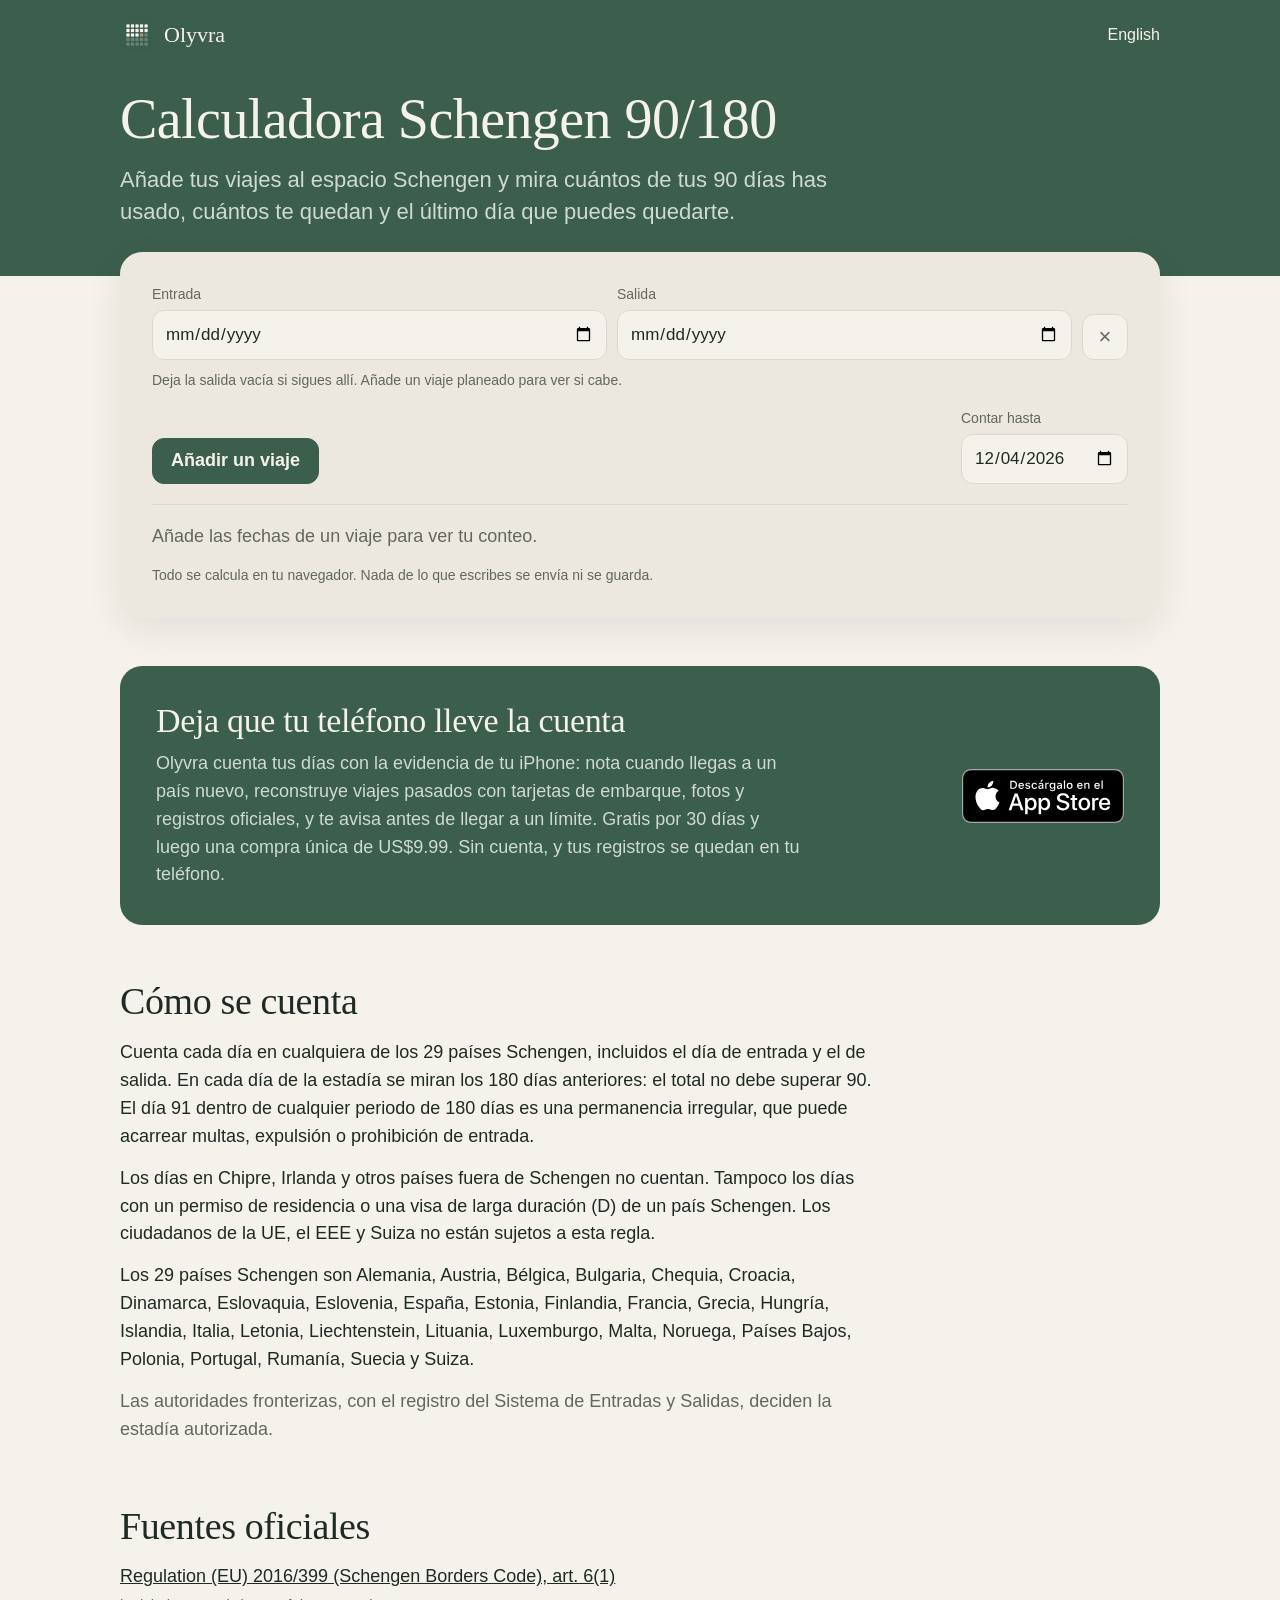
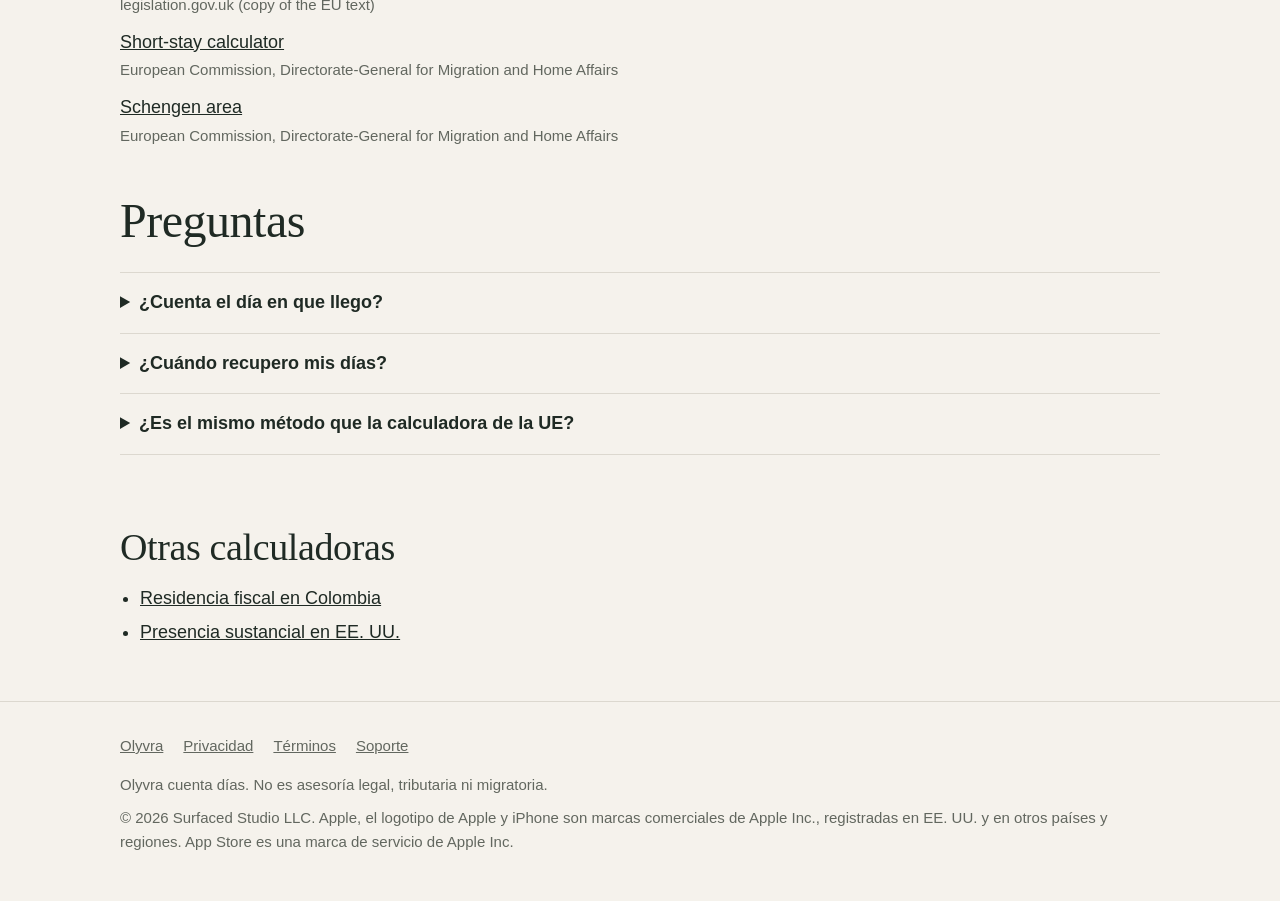
<file: calculadora-schengen.html>
<!doctype html>
<html lang="es">
<head>
<meta charset="utf-8">
<meta name="viewport" content="width=device-width, initial-scale=1">
<title>Calculadora Schengen 90/180: ¿cuántos días me quedan?</title>
<meta name="description" content="Calculadora Schengen gratis: añade tus viajes y mira cuántos de tus 90 días en cualquier periodo de 180 has usado, cuántos te quedan y el último día que puedes quedarte.">
<link rel="canonical" href="https://olyvra.surfacedtourstudio.com/calculadora-schengen.html">
<link rel="alternate" hreflang="es" href="https://olyvra.surfacedtourstudio.com/calculadora-schengen.html">
<link rel="alternate" hreflang="en" href="https://olyvra.surfacedtourstudio.com/schengen-calculator.html">
<link rel="alternate" hreflang="x-default" href="https://olyvra.surfacedtourstudio.com/schengen-calculator.html">
<meta name="apple-itunes-app" content="app-id=6828036236">
<meta name="theme-color" content="#3c5e4c">
<meta property="og:type" content="website">
<meta property="og:title" content="Calculadora Schengen 90/180: ¿cuántos días me quedan?">
<meta property="og:description" content="Calculadora Schengen gratis: añade tus viajes y mira cuántos de tus 90 días en cualquier periodo de 180 has usado, cuántos te quedan y el último día que puedes quedarte.">
<meta property="og:url" content="https://olyvra.surfacedtourstudio.com/calculadora-schengen.html">
<meta property="og:image" content="https://olyvra.surfacedtourstudio.com/img/og-es.png">
<meta name="twitter:card" content="summary_large_image">
<link rel="icon" href="img/favicon.png">
<link rel="apple-touch-icon" href="img/apple-touch-icon.png">
<link rel="stylesheet" href="landing.css">
<script type="application/ld+json">{"@context": "https://schema.org", "@type": "WebApplication", "name": "Calculadora Schengen 90/180", "url": "https://olyvra.surfacedtourstudio.com/calculadora-schengen.html", "description": "Calculadora Schengen gratis: añade tus viajes y mira cuántos de tus 90 días en cualquier periodo de 180 has usado, cuántos te quedan y el último día que puedes quedarte.", "applicationCategory": "UtilitiesApplication", "operatingSystem": "Any", "inLanguage": "es", "isAccessibleForFree": true, "offers": {"@type": "Offer", "price": "0", "priceCurrency": "USD"}, "publisher": {"@type": "Organization", "name": "Surfaced Studio LLC"}}</script>
</head>
<body>
<header class="hero slim">
  <div class="wrap">
    <div class="bar">
      <a class="brand" href="es.html"><img src="img/icon-256.png" width="34" height="34" alt="">Olyvra</a>
      <nav><a href="schengen-calculator.html" lang="en">English</a></nav>
    </div>
    <h1>Calculadora Schengen 90/180</h1>
    <p class="lede">Añade tus viajes al espacio Schengen y mira cuántos de tus 90 días has usado, cuántos te quedan y el último día que puedes quedarte.</p>
  </div>
</header>
<main class="wrap">
  <section class="calc" data-calc="{&quot;type&quot;: &quot;rolling&quot;, &quot;window&quot;: 180, &quot;limit&quot;: 90, &quot;projectLastAllowed&quot;: true, &quot;lang&quot;: &quot;es&quot;, &quot;text&quot;: {&quot;countLabel&quot;: &quot;días en el espacio Schengen en los 180 días hasta el {date}&quot;, &quot;left&quot;: &quot;Te sobran {n} días en esta fecha.&quot;, &quot;left1&quot;: &quot;Te sobra 1 día en esta fecha.&quot;, &quot;over&quot;: &quot;Excedes el límite por {n} días.&quot;, &quot;over1&quot;: &quot;Excedes el límite por 1 día.&quot;, &quot;crossed&quot;: &quot;Tus viajes superan el límite el {date}, con {n} días en los 180 días hasta esa fecha.&quot;, &quot;project&quot;: &quot;Si estás en el espacio Schengen todos los días desde el {start}, tu último día dentro del límite es el {date}.&quot;, &quot;projectNone&quot;: &quot;Estar en el espacio Schengen el {start} ya superaría el límite.&quot;, &quot;enteredLabel&quot;: &quot;Entrada&quot;, &quot;leftLabel&quot;: &quot;Salida&quot;, &quot;remove&quot;: &quot;Quitar este viaje&quot;, &quot;empty&quot;: &quot;Añade las fechas de un viaje para ver tu conteo.&quot;}}">
    <div class="trips"></div>
    <p class="hint">Deja la salida vacía si sigues allí. Añade un viaje planeado para ver si cabe.</p>
    <div class="calc-actions">
      <button type="button" class="add">Añadir un viaje</button>
      <label class="asof-label">Contar hasta <input type="date" class="asof"></label>
    </div>
    <div class="result" aria-live="polite"><noscript><p>JavaScript is needed for the calculator.</p></noscript></div>
    <p class="muted private">Todo se calcula en tu navegador. Nada de lo que escribes se envía ni se guarda.</p>
  </section>
  <section class="app-cta">
    <div>
      <h2>Deja que tu teléfono lleve la cuenta</h2>
      <p>Olyvra cuenta tus días con la evidencia de tu iPhone: nota cuando llegas a un país nuevo, reconstruye viajes pasados con tarjetas de embarque, fotos y registros oficiales, y te avisa antes de llegar a un límite. Gratis por 30 días y luego una compra única de US$9.99. Sin cuenta, y tus registros se quedan en tu teléfono.</p>
    </div>
    <a href="https://apps.apple.com/app/id6828036236"><img src="img/es/app-store-badge.svg" width="162" height="54" alt="Descargar en el App Store"></a>
  </section>
  <section class="prose">
    <h2>Cómo se cuenta</h2>
      <p>Cuenta cada día en cualquiera de los 29 países Schengen, incluidos el día de entrada y el de salida. En cada día de la estadía se miran los 180 días anteriores: el total no debe superar 90. El día 91 dentro de cualquier periodo de 180 días es una permanencia irregular, que puede acarrear multas, expulsión o prohibición de entrada.</p>
      <p>Los días en Chipre, Irlanda y otros países fuera de Schengen no cuentan. Tampoco los días con un permiso de residencia o una visa de larga duración (D) de un país Schengen. Los ciudadanos de la UE, el EEE y Suiza no están sujetos a esta regla.</p>
      <p>Los 29 países Schengen son Alemania, Austria, Bélgica, Bulgaria, Chequia, Croacia, Dinamarca, Eslovaquia, Eslovenia, España, Estonia, Finlandia, Francia, Grecia, Hungría, Islandia, Italia, Letonia, Liechtenstein, Lituania, Luxemburgo, Malta, Noruega, Países Bajos, Polonia, Portugal, Rumanía, Suecia y Suiza.</p>
      <p class="muted">Las autoridades fronterizas, con el registro del Sistema de Entradas y Salidas, deciden la estadía autorizada.</p>
  </section>
  <section class="prose">
    <h2>Fuentes oficiales</h2>
    <ul class="sources">
      <li><a href="https://www.legislation.gov.uk/eur/2016/399/article/6" rel="noopener">Regulation (EU) 2016/399 (Schengen Borders Code), art. 6(1)</a><span>legislation.gov.uk (copy of the EU text)</span></li>
      <li><a href="https://home-affairs.ec.europa.eu/policies/schengen/border-crossing/short-stay-calculator_en" rel="noopener">Short-stay calculator</a><span>European Commission, Directorate-General for Migration and Home Affairs</span></li>
      <li><a href="https://home-affairs.ec.europa.eu/policies/schengen/schengen-area_en" rel="noopener">Schengen area</a><span>European Commission, Directorate-General for Migration and Home Affairs</span></li>
    </ul>
  </section>
  <section class="faq">
    <h2>Preguntas</h2>
    <details><summary>¿Cuenta el día en que llego?</summary><p>Sí. El día de entrada y el de salida cuentan como días completos, aunque aterrices tarde en la noche o salgas temprano en la mañana.</p></details>
    <details><summary>¿Cuándo recupero mis días?</summary><p>Cada día sale del conteo 180 días después, así que los días se liberan poco a poco y no todos a la vez. El último día que muestra la calculadora ya lo tiene en cuenta.</p></details>
    <details><summary>¿Es el mismo método que la calculadora de la UE?</summary><p>Sí: se cuentan los 180 días anteriores a cada día de la estadía y el total debe ser de 90 o menos. La calculadora oficial de la Comisión Europea está enlazada en las fuentes.</p></details>
  </section>
  <section class="prose more">
    <h2>Otras calculadoras</h2>
    <ul><li><a href="calculadora-residencia-fiscal-colombia.html">Residencia fiscal en Colombia</a></li><li><a href="calculadora-presencia-sustancial.html">Presencia sustancial en EE. UU.</a></li></ul>
  </section>
</main>
<footer>
  <div class="wrap">
    <nav><a href="es.html">Olyvra</a><a href="privacy.html#es">Privacidad</a><a href="terms.html#es">Términos</a><a href="support.html#es">Soporte</a></nav>
    <p>Olyvra cuenta días. No es asesoría legal, tributaria ni migratoria.</p>
    <p>© 2026 Surfaced Studio LLC. Apple, el logotipo de Apple y iPhone son marcas comerciales de Apple Inc., registradas en EE. UU. y en otros países y regiones. App Store es una marca de servicio de Apple Inc.</p>
  </div>
</footer>
<script src="calc.js"></script>
</body>
</html>
</file>
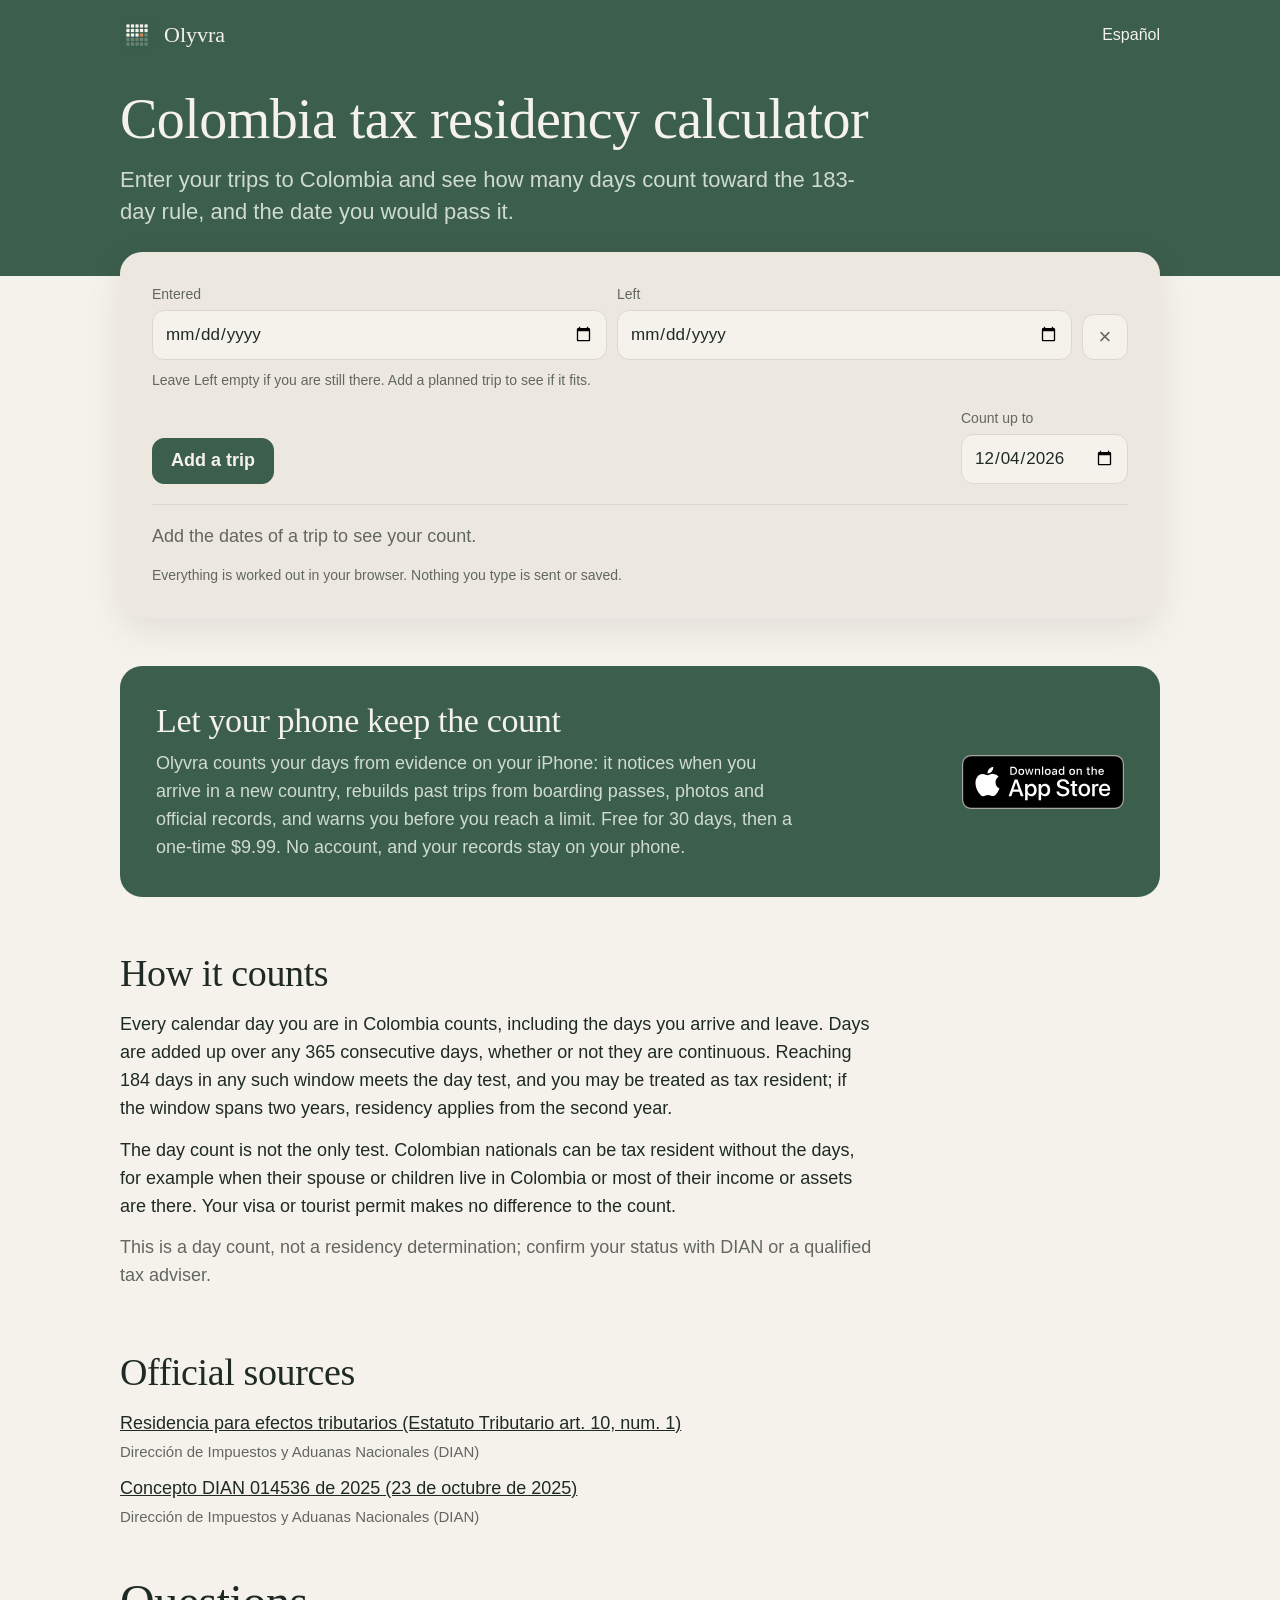
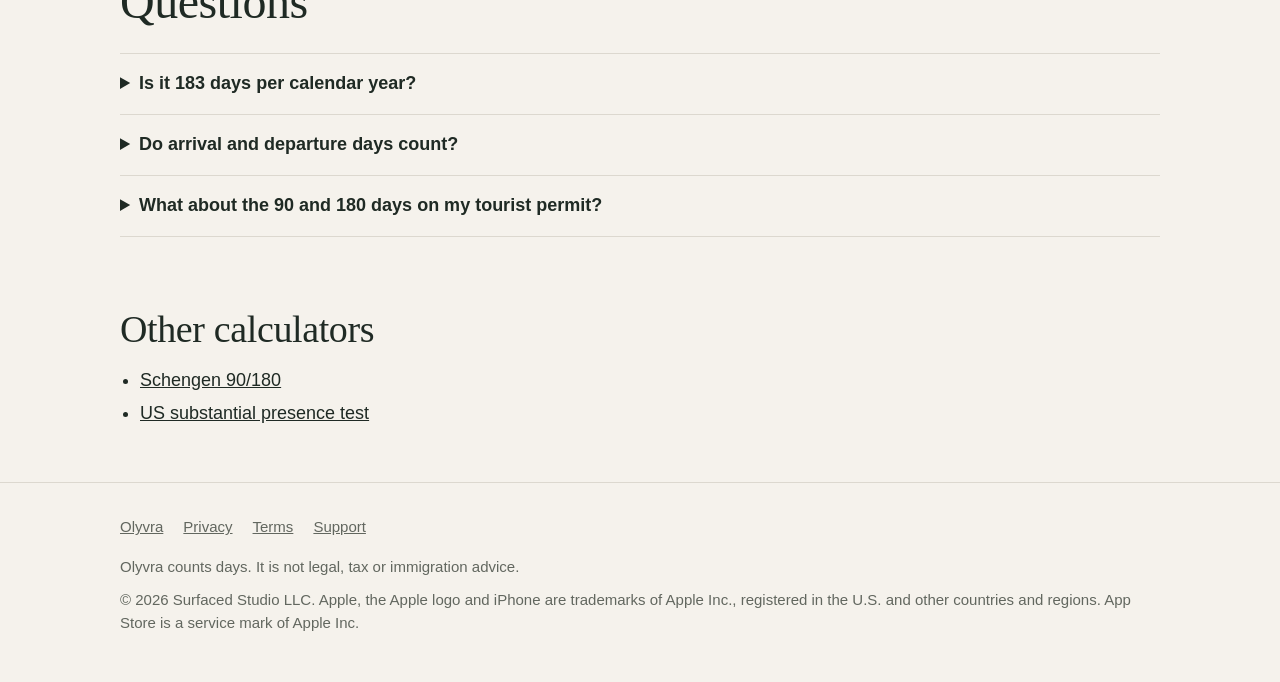
<file: colombia-tax-residency-calculator.html>
<!doctype html>
<html lang="en">
<head>
<meta charset="utf-8">
<meta name="viewport" content="width=device-width, initial-scale=1">
<title>Colombia tax residency calculator: the 183-day rule</title>
<meta name="description" content="Free calculator for Colombia&#x27;s 183-day tax residency rule: enter your trips and see your days in Colombia in any 365, and the date you would pass 183.">
<link rel="canonical" href="https://olyvra.surfacedtourstudio.com/colombia-tax-residency-calculator.html">
<link rel="alternate" hreflang="en" href="https://olyvra.surfacedtourstudio.com/colombia-tax-residency-calculator.html">
<link rel="alternate" hreflang="es" href="https://olyvra.surfacedtourstudio.com/calculadora-residencia-fiscal-colombia.html">
<link rel="alternate" hreflang="x-default" href="https://olyvra.surfacedtourstudio.com/colombia-tax-residency-calculator.html">
<meta name="apple-itunes-app" content="app-id=6828036236">
<meta name="theme-color" content="#3c5e4c">
<meta property="og:type" content="website">
<meta property="og:title" content="Colombia tax residency calculator: the 183-day rule">
<meta property="og:description" content="Free calculator for Colombia&#x27;s 183-day tax residency rule: enter your trips and see your days in Colombia in any 365, and the date you would pass 183.">
<meta property="og:url" content="https://olyvra.surfacedtourstudio.com/colombia-tax-residency-calculator.html">
<meta property="og:image" content="https://olyvra.surfacedtourstudio.com/img/og-en.png">
<meta name="twitter:card" content="summary_large_image">
<link rel="icon" href="img/favicon.png">
<link rel="apple-touch-icon" href="img/apple-touch-icon.png">
<link rel="stylesheet" href="landing.css">
<script type="application/ld+json">{"@context": "https://schema.org", "@type": "WebApplication", "name": "Colombia tax residency calculator", "url": "https://olyvra.surfacedtourstudio.com/colombia-tax-residency-calculator.html", "description": "Free calculator for Colombia's 183-day tax residency rule: enter your trips and see your days in Colombia in any 365, and the date you would pass 183.", "applicationCategory": "UtilitiesApplication", "operatingSystem": "Any", "inLanguage": "en", "isAccessibleForFree": true, "offers": {"@type": "Offer", "price": "0", "priceCurrency": "USD"}, "publisher": {"@type": "Organization", "name": "Surfaced Studio LLC"}}</script>
</head>
<body>
<header class="hero slim">
  <div class="wrap">
    <div class="bar">
      <a class="brand" href="index.html"><img src="img/icon-256.png" width="34" height="34" alt="">Olyvra</a>
      <nav><a href="calculadora-residencia-fiscal-colombia.html" lang="es">Español</a></nav>
    </div>
    <h1>Colombia tax residency calculator</h1>
    <p class="lede">Enter your trips to Colombia and see how many days count toward the 183-day rule, and the date you would pass it.</p>
  </div>
</header>
<main class="wrap">
  <section class="calc" data-calc="{&quot;type&quot;: &quot;rolling&quot;, &quot;window&quot;: 365, &quot;limit&quot;: 183, &quot;projectLastAllowed&quot;: false, &quot;lang&quot;: &quot;en&quot;, &quot;text&quot;: {&quot;countLabel&quot;: &quot;days in Colombia in the 365 days up to {date}&quot;, &quot;left&quot;: &quot;{n} days to spare on this date.&quot;, &quot;left1&quot;: &quot;1 day to spare on this date.&quot;, &quot;over&quot;: &quot;More than 183 days: the day test is met.&quot;, &quot;crossed&quot;: &quot;Your trips pass 183 days on {date}, with {n} days in the 365 days up to then.&quot;, &quot;project&quot;: &quot;If you are in Colombia every day from {start}, day 184 falls on {date}.&quot;, &quot;projectNone&quot;: &quot;&quot;, &quot;enteredLabel&quot;: &quot;Entered&quot;, &quot;leftLabel&quot;: &quot;Left&quot;, &quot;remove&quot;: &quot;Remove this trip&quot;, &quot;empty&quot;: &quot;Add the dates of a trip to see your count.&quot;}}">
    <div class="trips"></div>
    <p class="hint">Leave Left empty if you are still there. Add a planned trip to see if it fits.</p>
    <div class="calc-actions">
      <button type="button" class="add">Add a trip</button>
      <label class="asof-label">Count up to <input type="date" class="asof"></label>
    </div>
    <div class="result" aria-live="polite"><noscript><p>JavaScript is needed for the calculator.</p></noscript></div>
    <p class="muted private">Everything is worked out in your browser. Nothing you type is sent or saved.</p>
  </section>
  <section class="app-cta">
    <div>
      <h2>Let your phone keep the count</h2>
      <p>Olyvra counts your days from evidence on your iPhone: it notices when you arrive in a new country, rebuilds past trips from boarding passes, photos and official records, and warns you before you reach a limit. Free for 30 days, then a one-time $9.99. No account, and your records stay on your phone.</p>
    </div>
    <a href="https://apps.apple.com/app/id6828036236"><img src="img/en/app-store-badge.svg" width="162" height="54" alt="Download on the App Store"></a>
  </section>
  <section class="prose">
    <h2>How it counts</h2>
      <p>Every calendar day you are in Colombia counts, including the days you arrive and leave. Days are added up over any 365 consecutive days, whether or not they are continuous. Reaching 184 days in any such window meets the day test, and you may be treated as tax resident; if the window spans two years, residency applies from the second year.</p>
      <p>The day count is not the only test. Colombian nationals can be tax resident without the days, for example when their spouse or children live in Colombia or most of their income or assets are there. Your visa or tourist permit makes no difference to the count.</p>
      <p class="muted">This is a day count, not a residency determination; confirm your status with DIAN or a qualified tax adviser.</p>
  </section>
  <section class="prose">
    <h2>Official sources</h2>
    <ul class="sources">
      <li><a href="https://www.dian.gov.co/impuestos/personas/rentanaturales/2016/paginas/residente.aspx" rel="noopener">Residencia para efectos tributarios (Estatuto Tributario art. 10, num. 1)</a><span>Dirección de Impuestos y Aduanas Nacionales (DIAN)</span></li>
      <li><a href="https://normograma.dian.gov.co/dian/compilacion/docs/pdf/oficio_dian_14536_2025.pdf" rel="noopener">Concepto DIAN 014536 de 2025 (23 de octubre de 2025)</a><span>Dirección de Impuestos y Aduanas Nacionales (DIAN)</span></li>
    </ul>
  </section>
  <section class="faq">
    <h2>Questions</h2>
    <details><summary>Is it 183 days per calendar year?</summary><p>No. It is any 365 consecutive days, so a stay across New Year can still add up to more than 183. If that window spans two years, residency applies from the second year.</p></details>
    <details><summary>Do arrival and departure days count?</summary><p>Yes. DIAN counts every calendar day in Colombia, including the days you enter and leave.</p></details>
    <details><summary>What about the 90 and 180 days on my tourist permit?</summary><p>Those are Migración Colombia&#x27;s visitor limits: up to 90 days per entry and 180 per calendar year. They are separate from the tax count, and the app tracks them too.</p></details>
  </section>
  <section class="prose more">
    <h2>Other calculators</h2>
    <ul><li><a href="schengen-calculator.html">Schengen 90/180</a></li><li><a href="us-substantial-presence-calculator.html">US substantial presence test</a></li></ul>
  </section>
</main>
<footer>
  <div class="wrap">
    <nav><a href="index.html">Olyvra</a><a href="privacy.html">Privacy</a><a href="terms.html">Terms</a><a href="support.html">Support</a></nav>
    <p>Olyvra counts days. It is not legal, tax or immigration advice.</p>
    <p>© 2026 Surfaced Studio LLC. Apple, the Apple logo and iPhone are trademarks of Apple Inc., registered in the U.S. and other countries and regions. App Store is a service mark of Apple Inc.</p>
  </div>
</footer>
<script src="calc.js"></script>
</body>
</html>
</file>
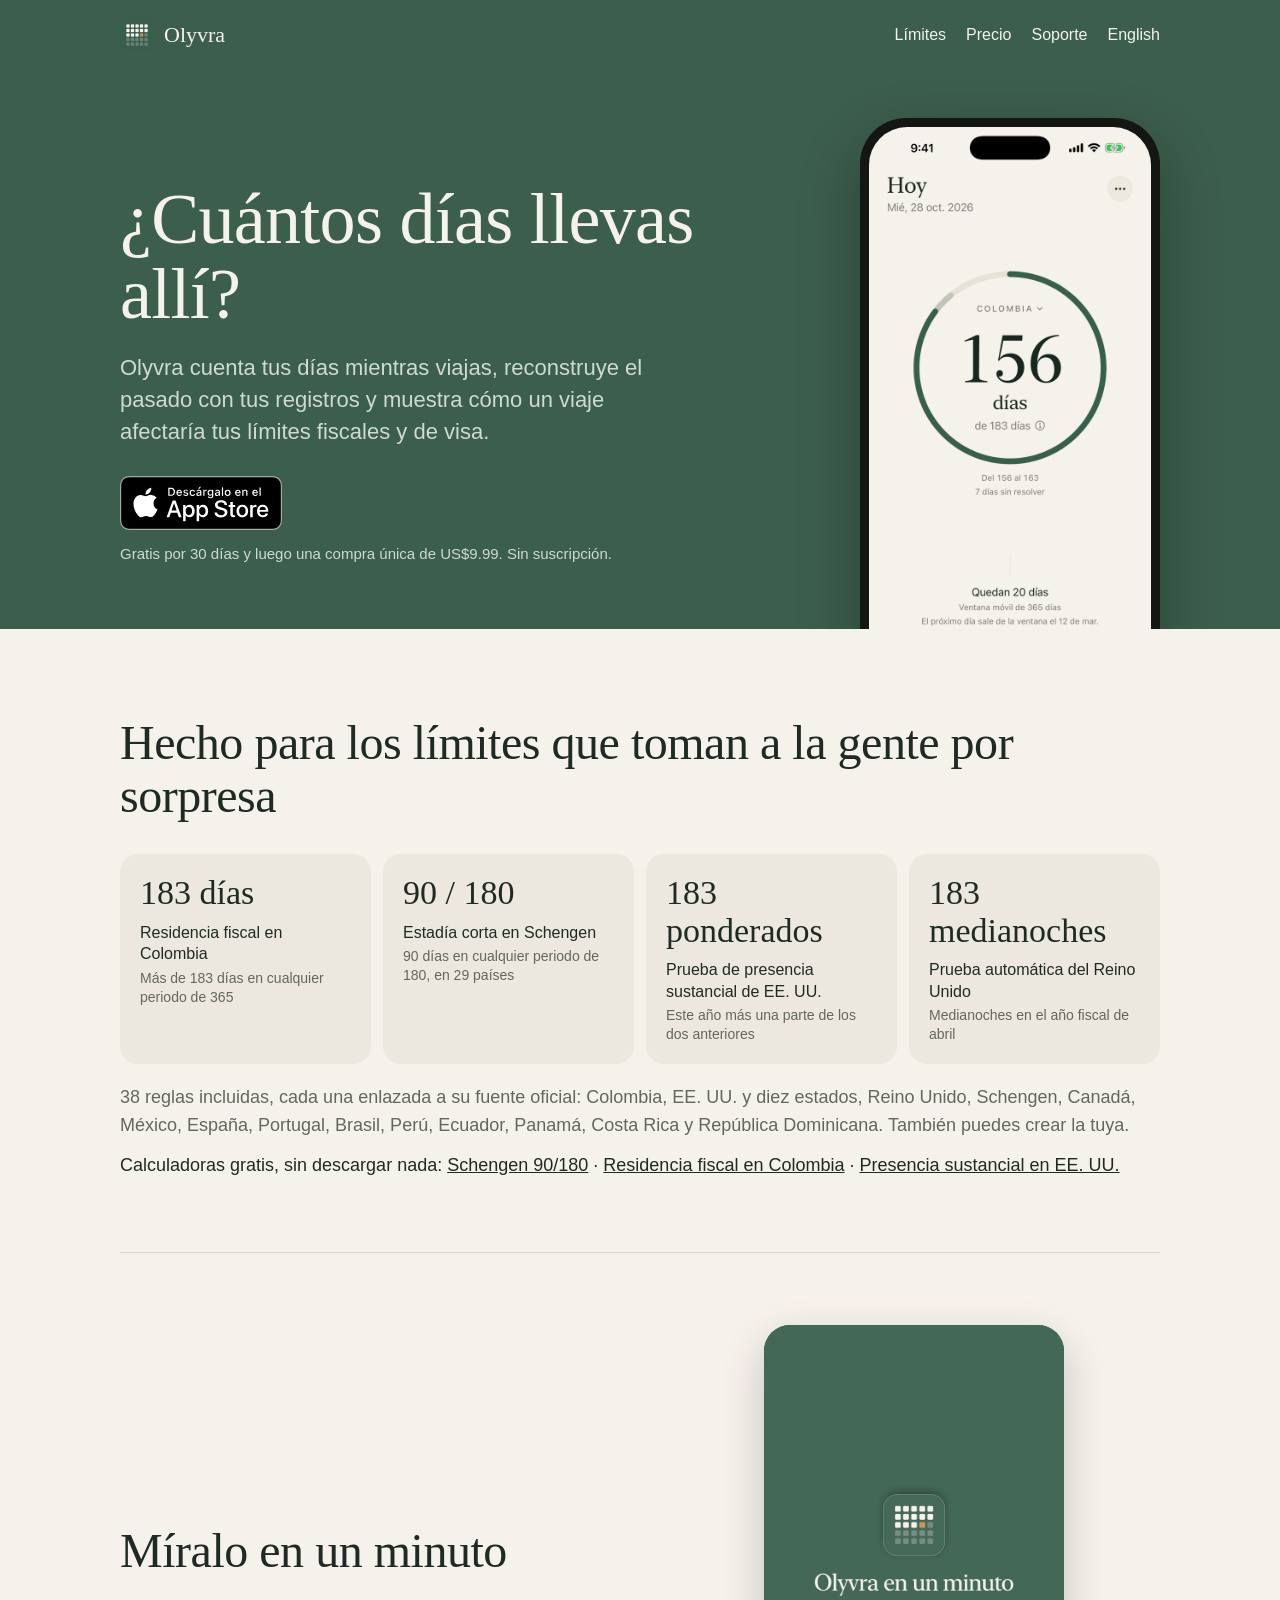
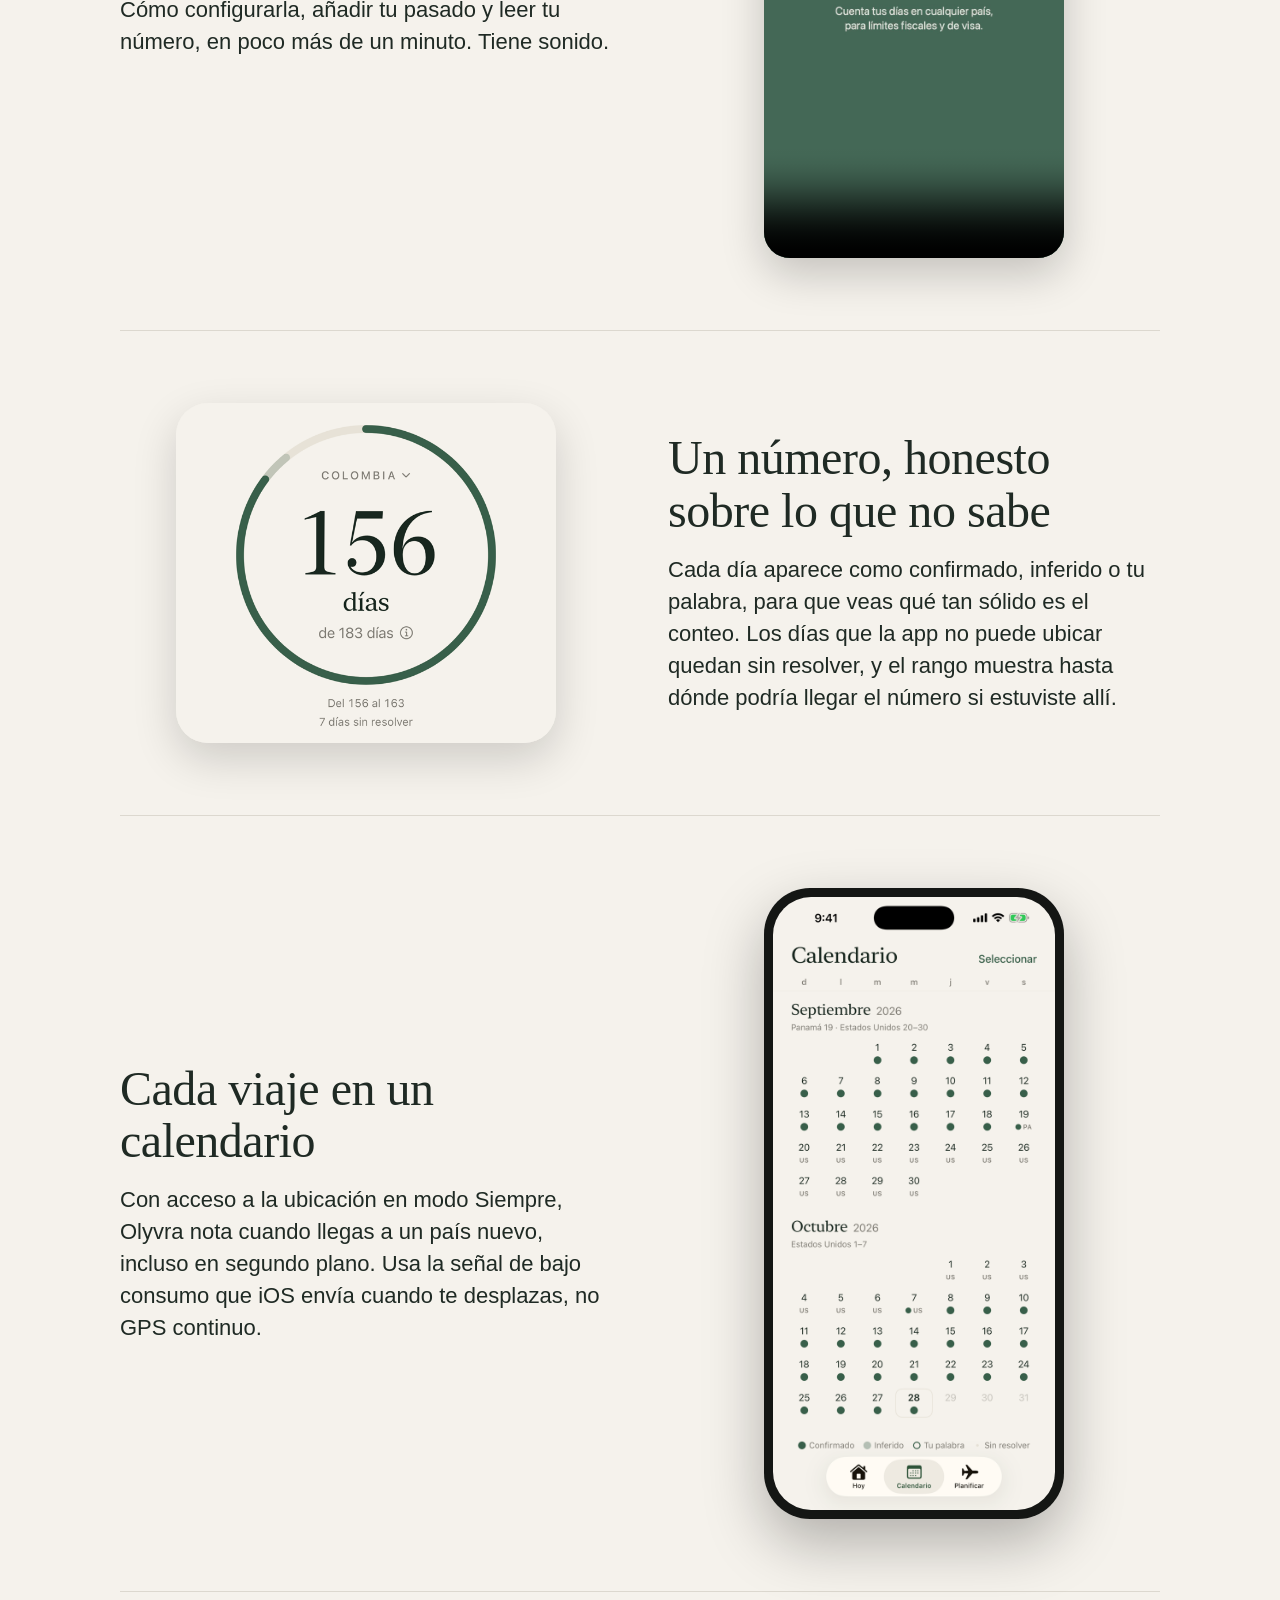
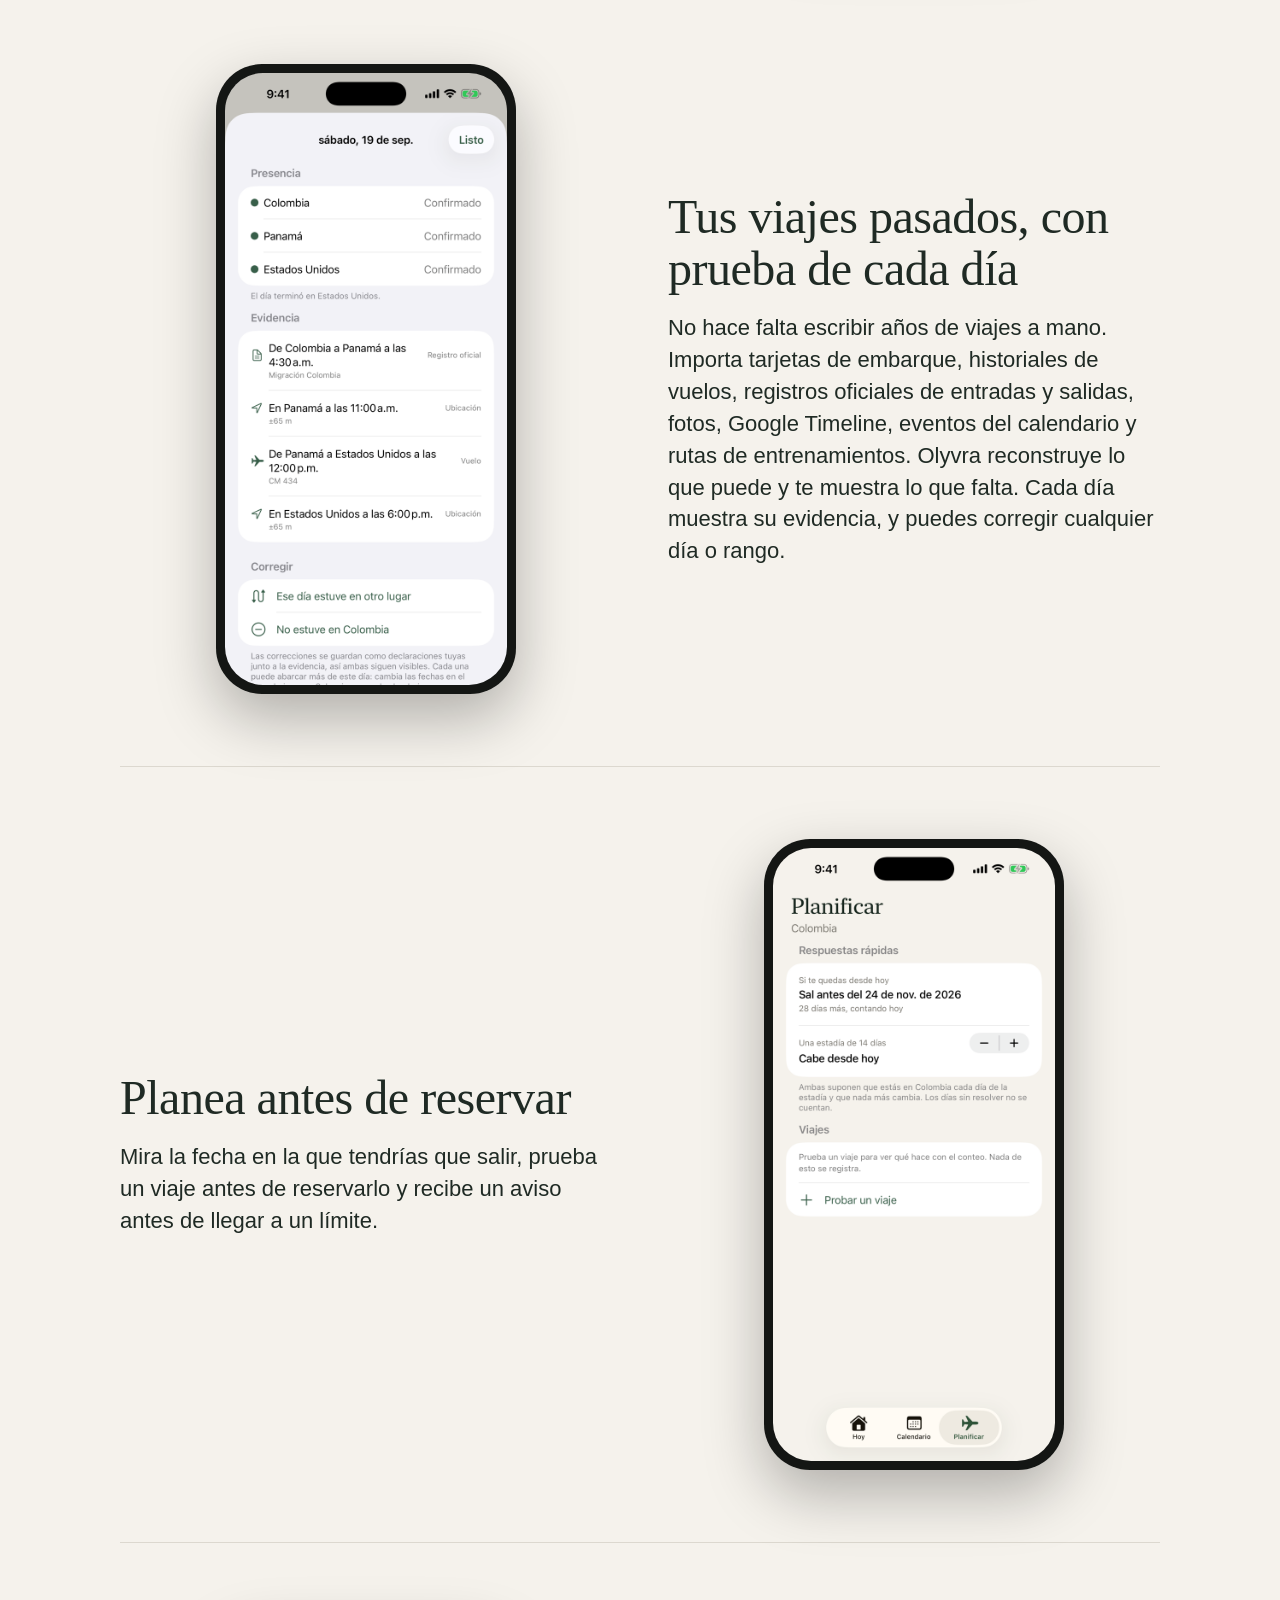
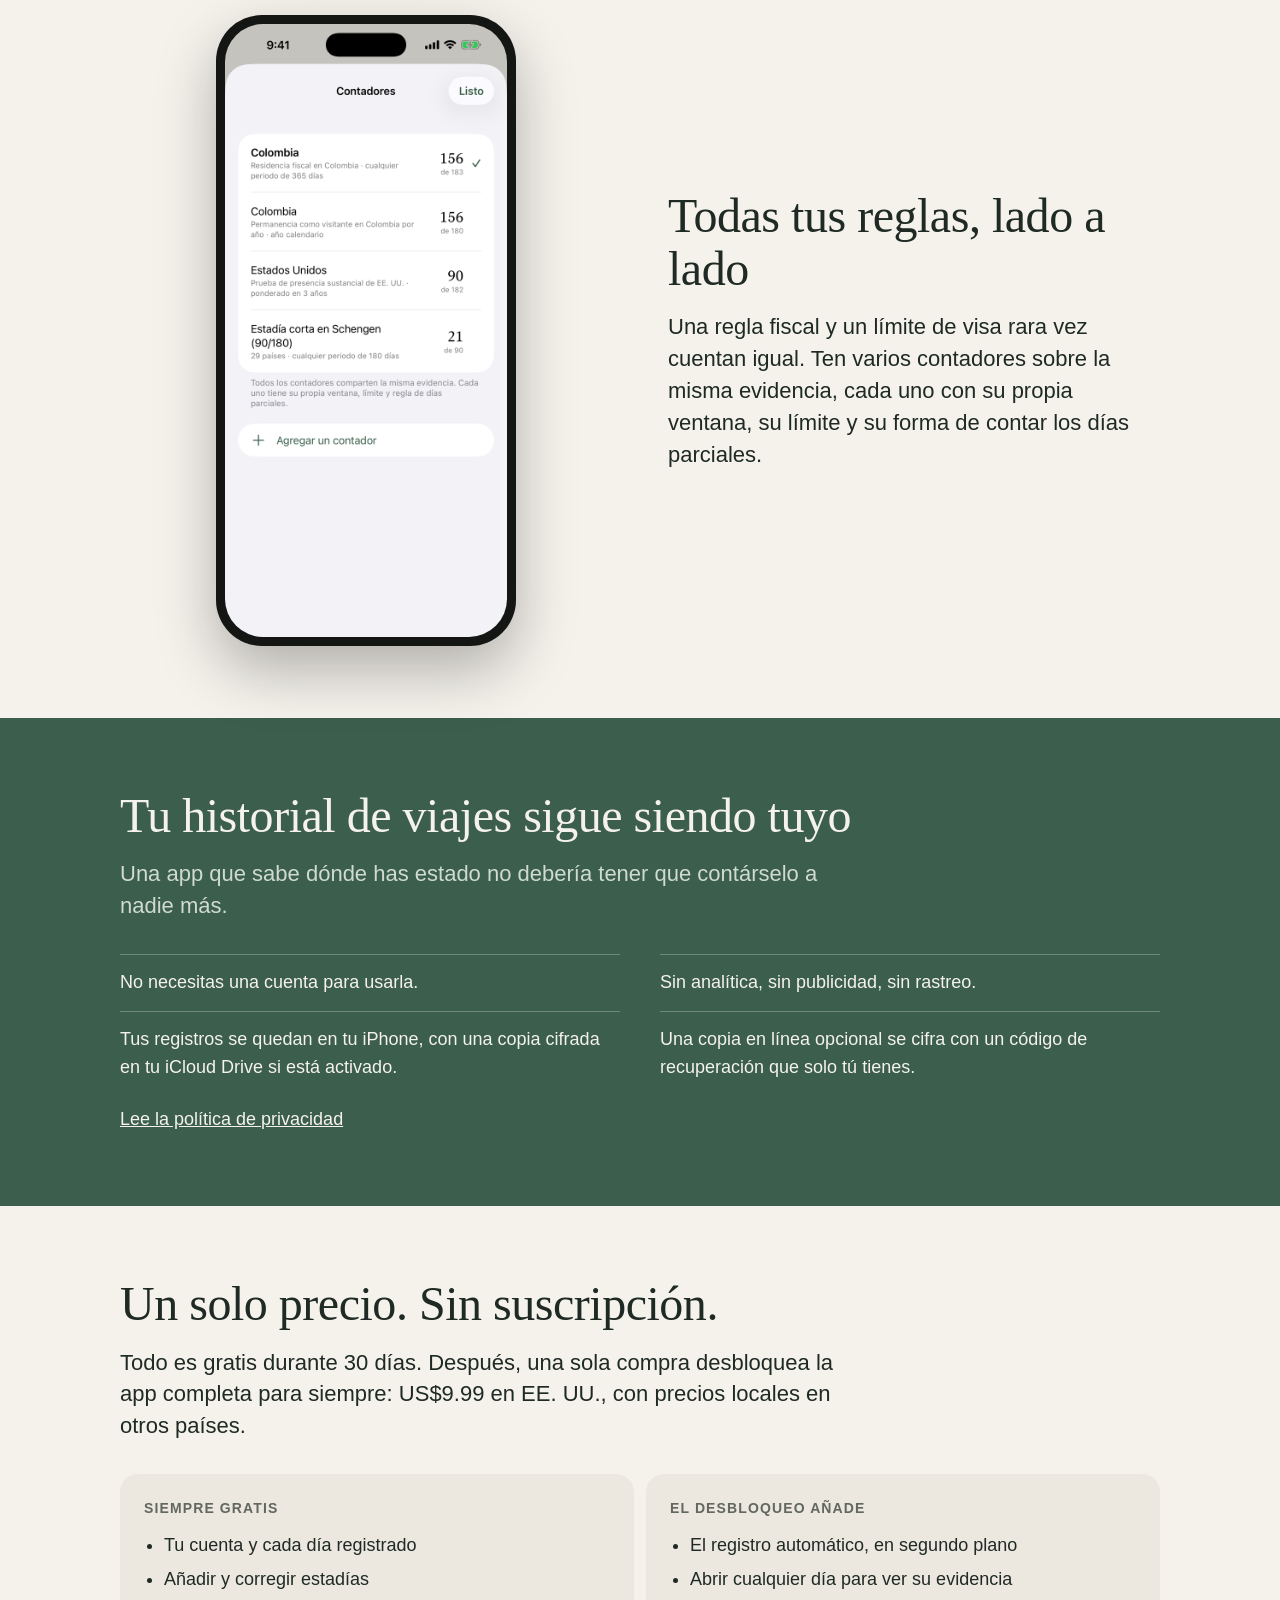
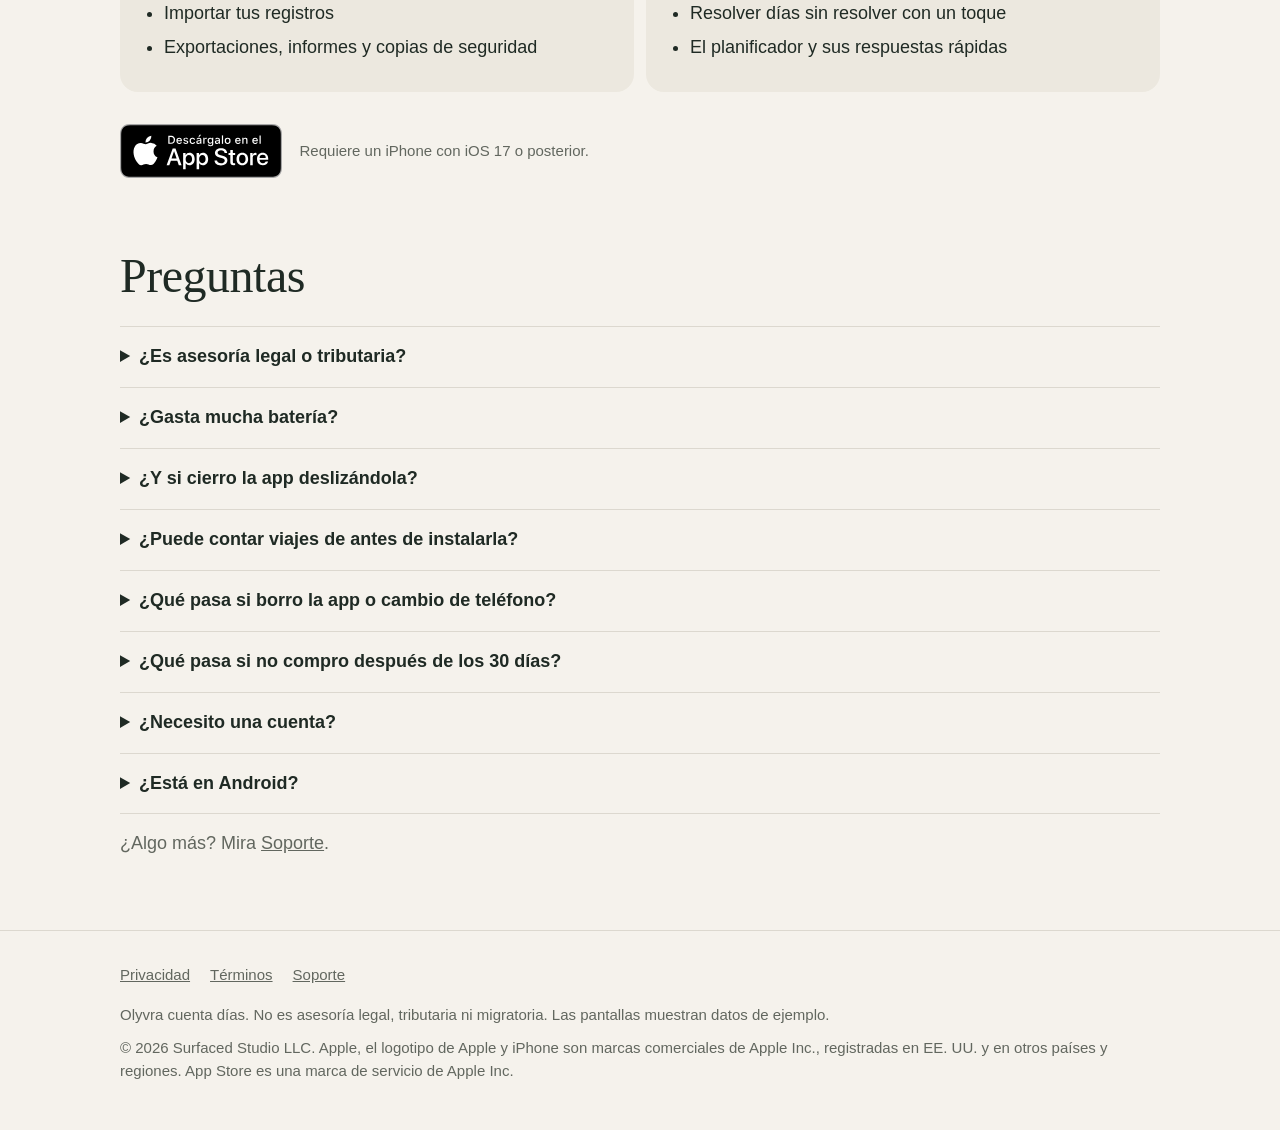
<file: es.html>
<!doctype html>
<html lang="es">
<head>
<meta charset="utf-8">
<meta name="viewport" content="width=device-width, initial-scale=1">
<title>Olyvra: contador de días para residencia fiscal y visas</title>
<meta name="description" content="Olyvra cuenta los días que pasas en un país, con la evidencia de tu iPhone. Hecho para la regla fiscal de 183 días, Schengen 90/180 y los límites de visa. Sin cuenta obligatoria.">
<link rel="canonical" href="https://olyvra.surfacedtourstudio.com/es.html">
<link rel="alternate" hreflang="en" href="https://olyvra.surfacedtourstudio.com/">
<link rel="alternate" hreflang="es" href="https://olyvra.surfacedtourstudio.com/es.html">
<link rel="alternate" hreflang="x-default" href="https://olyvra.surfacedtourstudio.com/">
<meta name="apple-itunes-app" content="app-id=6828036236">
<meta name="theme-color" content="#3c5e4c">
<meta property="og:type" content="website">
<meta property="og:title" content="Olyvra: contador de días para residencia fiscal y visas">
<meta property="og:description" content="Olyvra cuenta los días que pasas en un país, con la evidencia de tu iPhone. Hecho para la regla fiscal de 183 días, Schengen 90/180 y los límites de visa. Sin cuenta obligatoria.">
<meta property="og:url" content="https://olyvra.surfacedtourstudio.com/es.html">
<meta property="og:image" content="https://olyvra.surfacedtourstudio.com/img/og-es.png">
<meta name="twitter:card" content="summary_large_image">
<link rel="icon" href="img/favicon.png">
<link rel="apple-touch-icon" href="img/apple-touch-icon.png">
<link rel="stylesheet" href="landing.css">
<script type="application/ld+json">{"@context": "https://schema.org", "@type": "MobileApplication", "name": "Olyvra", "operatingSystem": "iOS 17.0 or later", "applicationCategory": "TravelApplication", "description": "Olyvra cuenta los días que pasas en un país, con la evidencia de tu iPhone. Hecho para la regla fiscal de 183 días, Schengen 90/180 y los límites de visa. Sin cuenta obligatoria.", "url": "https://olyvra.surfacedtourstudio.com/es.html", "downloadUrl": "https://apps.apple.com/app/id6828036236", "inLanguage": ["en", "es"], "offers": {"@type": "Offer", "price": "0", "priceCurrency": "USD"}}</script>
</head>
<body>
<header class="hero">
  <div class="wrap">
    <div class="bar">
      <a class="brand" href="es.html"><img src="img/icon-256.png" width="34" height="34" alt="">Olyvra</a>
      <nav><a class="wide" href="#limits">Límites</a><a class="wide" href="#price">Precio</a><a class="wide" href="support.html#es">Soporte</a><a href="index.html" lang="en">English</a></nav>
    </div>
    <div class="hero-grid">
      <div>
        <h1>¿Cuántos días llevas allí?</h1>
        <p class="lede">Olyvra cuenta tus días mientras viajas, reconstruye el pasado con tus registros y muestra cómo un viaje afectaría tus límites fiscales y de visa.</p>
        <div class="get"><a href="https://apps.apple.com/app/id6828036236"><img src="img/es/app-store-badge.svg" width="162" height="54" alt="Descargar en el App Store"></a><span>Gratis por 30 días y luego una compra única de US$9.99. Sin suscripción.</span></div>
      </div>
      <div class="phone"><img src="img/es/1-today.png" width="660" height="1434" fetchpriority="high" alt="Olyvra mostrando 156 de 183 días en Colombia, con 20 días restantes"></div>
    </div>
  </div>
</header>
<main>
  <section class="limits wrap" id="limits">
    <h2>Hecho para los límites que toman a la gente por sorpresa</h2>
    <div class="limit-grid">
      <div class="limit"><b>183 días</b><span>Residencia fiscal en Colombia</span><small>Más de 183 días en cualquier periodo de 365</small></div>
      <div class="limit"><b>90 / 180</b><span>Estadía corta en Schengen</span><small>90 días en cualquier periodo de 180, en 29 países</small></div>
      <div class="limit"><b>183 ponderados</b><span>Prueba de presencia sustancial de EE. UU.</span><small>Este año más una parte de los dos anteriores</small></div>
      <div class="limit"><b>183 medianoches</b><span>Prueba automática del Reino Unido</span><small>Medianoches en el año fiscal de abril</small></div>
    </div>
    <p class="muted">38 reglas incluidas, cada una enlazada a su fuente oficial: Colombia, EE. UU. y diez estados, Reino Unido, Schengen, Canadá, México, España, Portugal, Brasil, Perú, Ecuador, Panamá, Costa Rica y República Dominicana. También puedes crear la tuya.</p>
    <p class="calcs">Calculadoras gratis, sin descargar nada: <a href="calculadora-schengen.html">Schengen 90/180</a> · <a href="calculadora-residencia-fiscal-colombia.html">Residencia fiscal en Colombia</a> · <a href="calculadora-presencia-sustancial.html">Presencia sustancial en EE. UU.</a></p>
  </section>
  <div class="wrap">
    <section class="feature">
      <div><h2>Míralo en un minuto</h2><p class="lede">Cómo configurarla, añadir tu pasado y leer tu número, en poco más de un minuto. Tiene sonido.</p></div>
      <div class="clip"><video controls playsinline preload="none" width="720" height="1280" poster="video/tutorial-es-poster.jpg" aria-label="Un tutorial de Olyvra de un minuto, con datos de ejemplo"><source src="video/tutorial-es.mp4" type="video/mp4"></video></div>
    </section>
    <section class="feature">
      <div><h2>Un número, honesto sobre lo que no sabe</h2><p class="lede">Cada día aparece como confirmado, inferido o tu palabra, para que veas qué tan sólido es el conteo. Los días que la app no puede ubicar quedan sin resolver, y el rango muestra hasta dónde podría llegar el número si estuviste allí.</p></div>
      <div class="crop"><img src="img/es/1-today.png" width="660" height="1434" loading="lazy" alt="El conteo de 156 días, con un rango del 156 al 163 y 7 días sin resolver"></div>
    </section>
    <section class="feature">
      <div><h2>Cada viaje en un calendario</h2><p class="lede">Con acceso a la ubicación en modo Siempre, Olyvra nota cuando llegas a un país nuevo, incluso en segundo plano. Usa la señal de bajo consumo que iOS envía cuando te desplazas, no GPS continuo.</p></div>
      <div class="phone"><img src="img/es/2-calendar.png" width="660" height="1434" loading="lazy" alt="El calendario, con días en Panamá y Estados Unidos marcados"></div>
    </section>
    <section class="feature">
      <div><h2>Tus viajes pasados, con prueba de cada día</h2><p class="lede">No hace falta escribir años de viajes a mano. Importa tarjetas de embarque, historiales de vuelos, registros oficiales de entradas y salidas, fotos, Google Timeline, eventos del calendario y rutas de entrenamientos. Olyvra reconstruye lo que puede y te muestra lo que falta. Cada día muestra su evidencia, y puedes corregir cualquier día o rango.</p></div>
      <div class="phone"><img src="img/es/3-day.png" width="660" height="1434" loading="lazy" alt="Un día de viaje, con un registro oficial, un vuelo y lecturas de ubicación como evidencia"></div>
    </section>
    <section class="feature">
      <div><h2>Planea antes de reservar</h2><p class="lede">Mira la fecha en la que tendrías que salir, prueba un viaje antes de reservarlo y recibe un aviso antes de llegar a un límite.</p></div>
      <div class="phone"><img src="img/es/4-plan.png" width="660" height="1434" loading="lazy" alt="El planificador, con una fecha de salida y una estadía que cabe"></div>
    </section>
    <section class="feature">
      <div><h2>Todas tus reglas, lado a lado</h2><p class="lede">Una regla fiscal y un límite de visa rara vez cuentan igual. Ten varios contadores sobre la misma evidencia, cada uno con su propia ventana, su límite y su forma de contar los días parciales.</p></div>
      <div class="phone"><img src="img/es/5-counters.png" width="660" height="1434" loading="lazy" alt="Cuatro contadores: residencia fiscal en Colombia, permanencia como visitante en Colombia, la prueba de presencia sustancial de EE. UU. y Schengen"></div>
    </section>
  </div>
  <section class="privacy">
    <div class="wrap">
      <h2>Tu historial de viajes sigue siendo tuyo</h2>
      <p class="lede">Una app que sabe dónde has estado no debería tener que contárselo a nadie más.</p>
      <ul>
      <li>No necesitas una cuenta para usarla.</li>
      <li>Sin analítica, sin publicidad, sin rastreo.</li>
      <li>Tus registros se quedan en tu iPhone, con una copia cifrada en tu iCloud Drive si está activado.</li>
      <li>Una copia en línea opcional se cifra con un código de recuperación que solo tú tienes.</li>
      </ul>
      <a href="privacy.html#es">Lee la política de privacidad</a>
    </div>
  </section>
  <section class="price wrap" id="price">
    <h2>Un solo precio. Sin suscripción.</h2>
    <p class="lede">Todo es gratis durante 30 días. Después, una sola compra desbloquea la app completa para siempre: US$9.99 en EE. UU., con precios locales en otros países.</p>
    <div class="cols">
      <div class="col"><h3>Siempre gratis</h3><ul><li>Tu cuenta y cada día registrado</li><li>Añadir y corregir estadías</li><li>Importar tus registros</li><li>Exportaciones, informes y copias de seguridad</li></ul></div>
      <div class="col"><h3>El desbloqueo añade</h3><ul><li>El registro automático, en segundo plano</li><li>Abrir cualquier día para ver su evidencia</li><li>Resolver días sin resolver con un toque</li><li>El planificador y sus respuestas rápidas</li></ul></div>
    </div>
    <div class="get"><a href="https://apps.apple.com/app/id6828036236"><img src="img/es/app-store-badge.svg" width="162" height="54" alt="Descargar en el App Store"></a><span>Requiere un iPhone con iOS 17 o posterior.</span></div>
  </section>
  <section class="faq wrap">
    <h2>Preguntas</h2>
    <details><summary>¿Es asesoría legal o tributaria?</summary><p>No. Olyvra cuenta días. No decide tu residencia fiscal ni tu situación migratoria, que dependen de reglas y hechos que la app no puede ver. Verifica lo importante con la autoridad o con un profesional calificado.</p></details>
    <details><summary>¿Gasta mucha batería?</summary><p>No usa GPS continuo. Se apoya en la señal de ubicación de bajo consumo que iOS ya envía cuando te desplazas una distancia significativa.</p></details>
    <details><summary>¿Y si cierro la app deslizándola?</summary><p>iOS deja de despertar una app que cerraste deslizándola, así que la detección se detiene hasta que la abras de nuevo. Si Olyvra pasa un tiempo sin noticias, envía una notificación para preguntar si sigues en el mismo país, así que activa las notificaciones. Si no, simplemente déjala en segundo plano.</p></details>
    <details><summary>¿Puede contar viajes de antes de instalarla?</summary><p>Sí, con lo que puedes mostrar: tarjetas de embarque, registros de vuelos, registros oficiales, fotos y más. Los días que no puede ubicar quedan sin resolver hasta que los aclares.</p></details>
    <details><summary>¿Qué pasa si borro la app o cambio de teléfono?</summary><p>Con iCloud Drive activado, o con la copia en línea, una nueva instalación puede recuperar tus registros. Sin ninguna de las dos, tu copia se queda en el iPhone y se borra con la app, así que guarda una copia desde Ajustes, Exportar.</p></details>
    <details><summary>¿Qué pasa si no compro después de los 30 días?</summary><p>No se cobra nada: la prueba nunca pide datos de pago. El registro automático se pausa y algunas pantallas se bloquean, pero tu cuenta, cada día que registraste, añadir días a mano, las exportaciones y las copias de seguridad siguen gratis. Con las notificaciones activadas, la app te avisa tres días antes.</p></details>
    <details><summary>¿Necesito una cuenta?</summary><p>No. Solo existe una cuenta para la copia en línea opcional, con Iniciar sesión con Apple, y puedes eliminarla en la app cuando quieras.</p></details>
    <details><summary>¿Está en Android?</summary><p>Por ahora no. Olyvra es para iPhone.</p></details>
    <p class="muted" style="margin-top:16px">¿Algo más? Mira <a href="support.html#es">Soporte</a>.</p>
  </section>
</main>
<footer>
  <div class="wrap">
    <nav><a href="privacy.html#es">Privacidad</a><a href="terms.html#es">Términos</a><a href="support.html#es">Soporte</a></nav>
    <p>Olyvra cuenta días. No es asesoría legal, tributaria ni migratoria. Las pantallas muestran datos de ejemplo.</p>
    <p>© 2026 Surfaced Studio LLC. Apple, el logotipo de Apple y iPhone son marcas comerciales de Apple Inc., registradas en EE. UU. y en otros países y regiones. App Store es una marca de servicio de Apple Inc.</p>
  </div>
</footer>
</body>
</html>
</file>
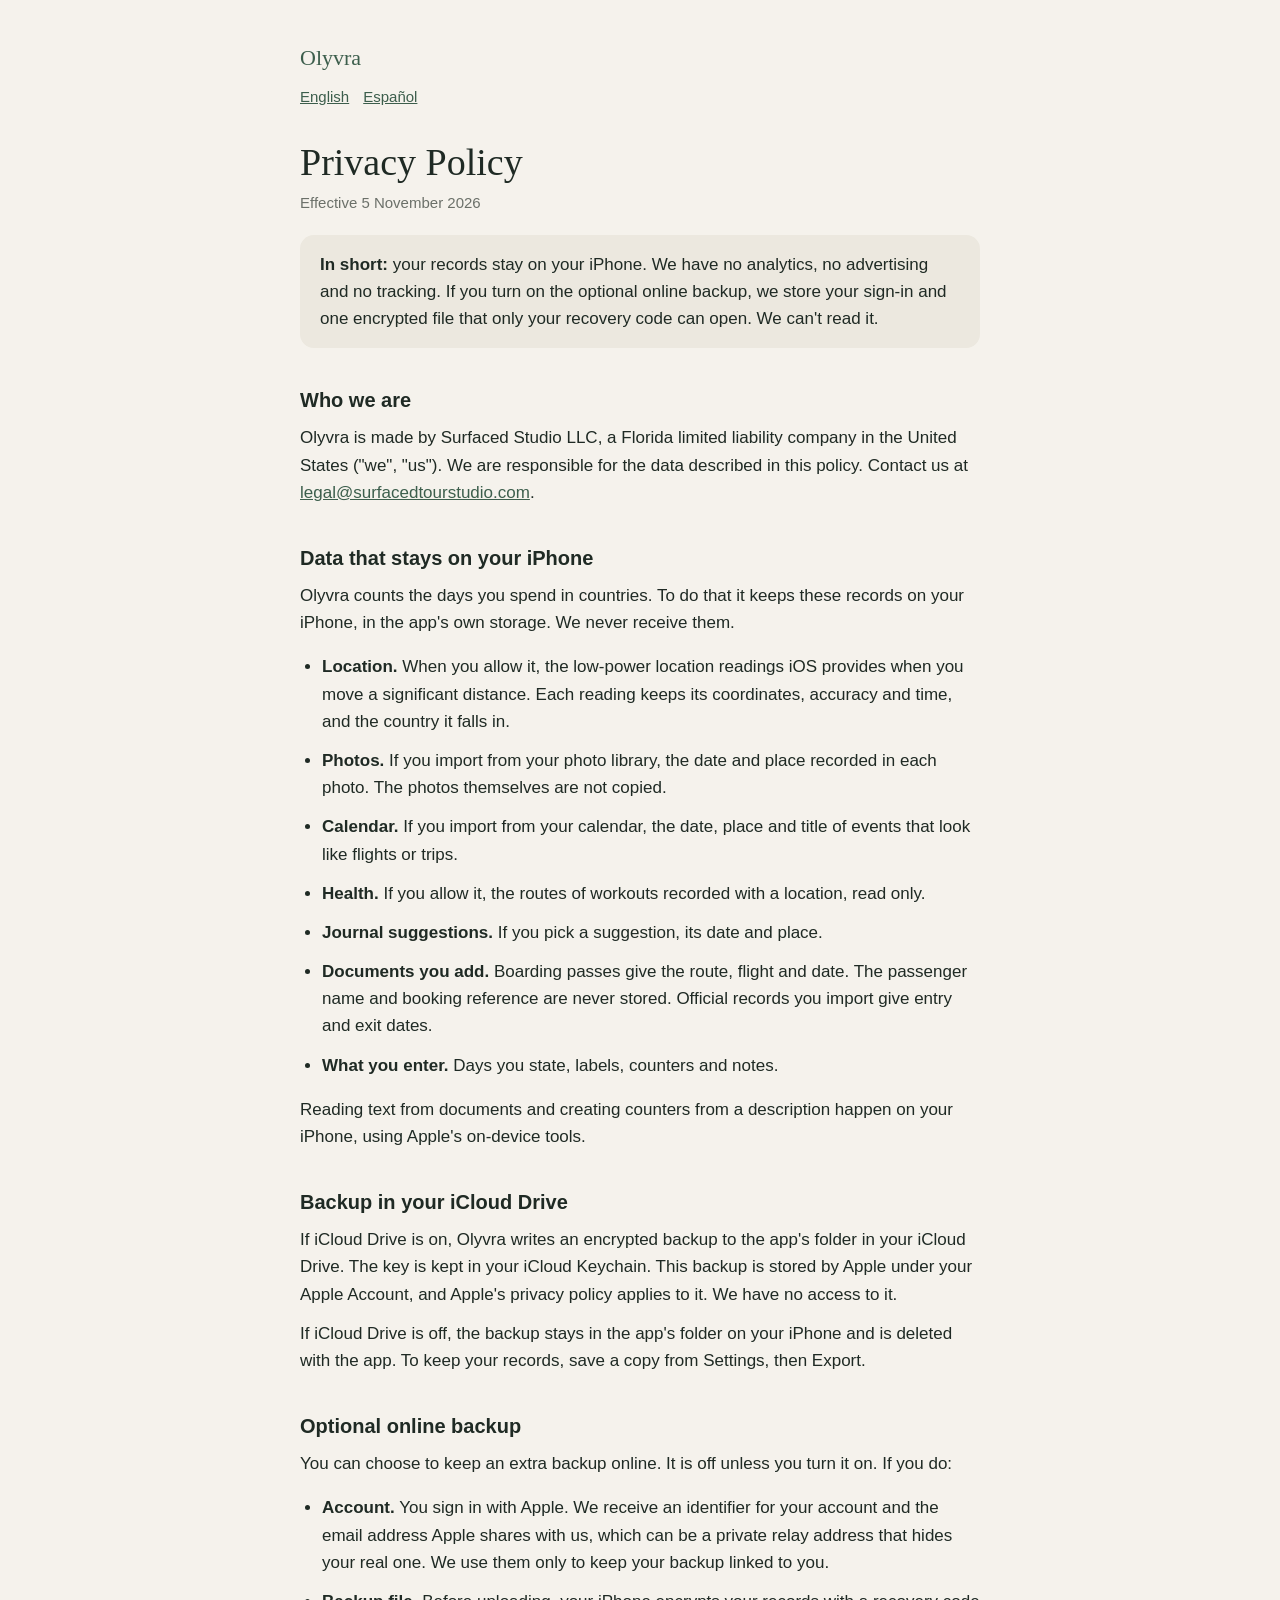
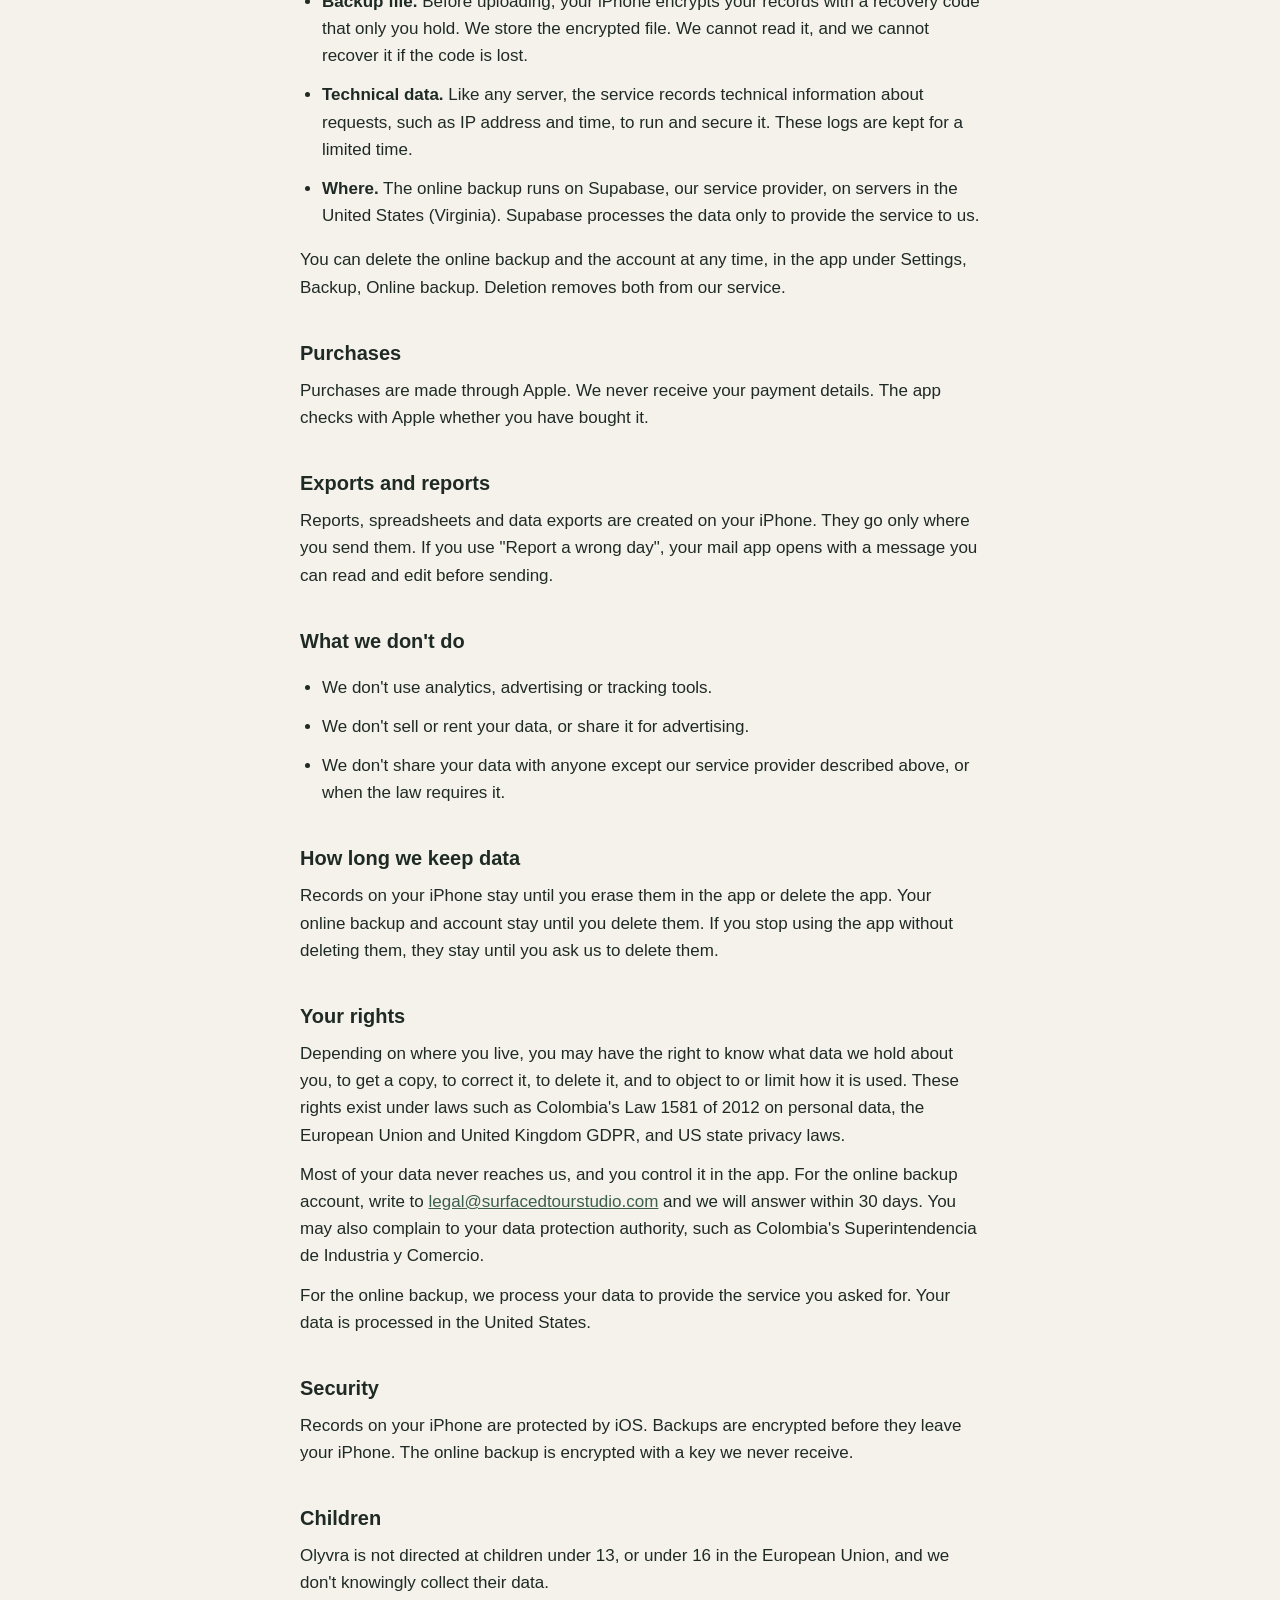
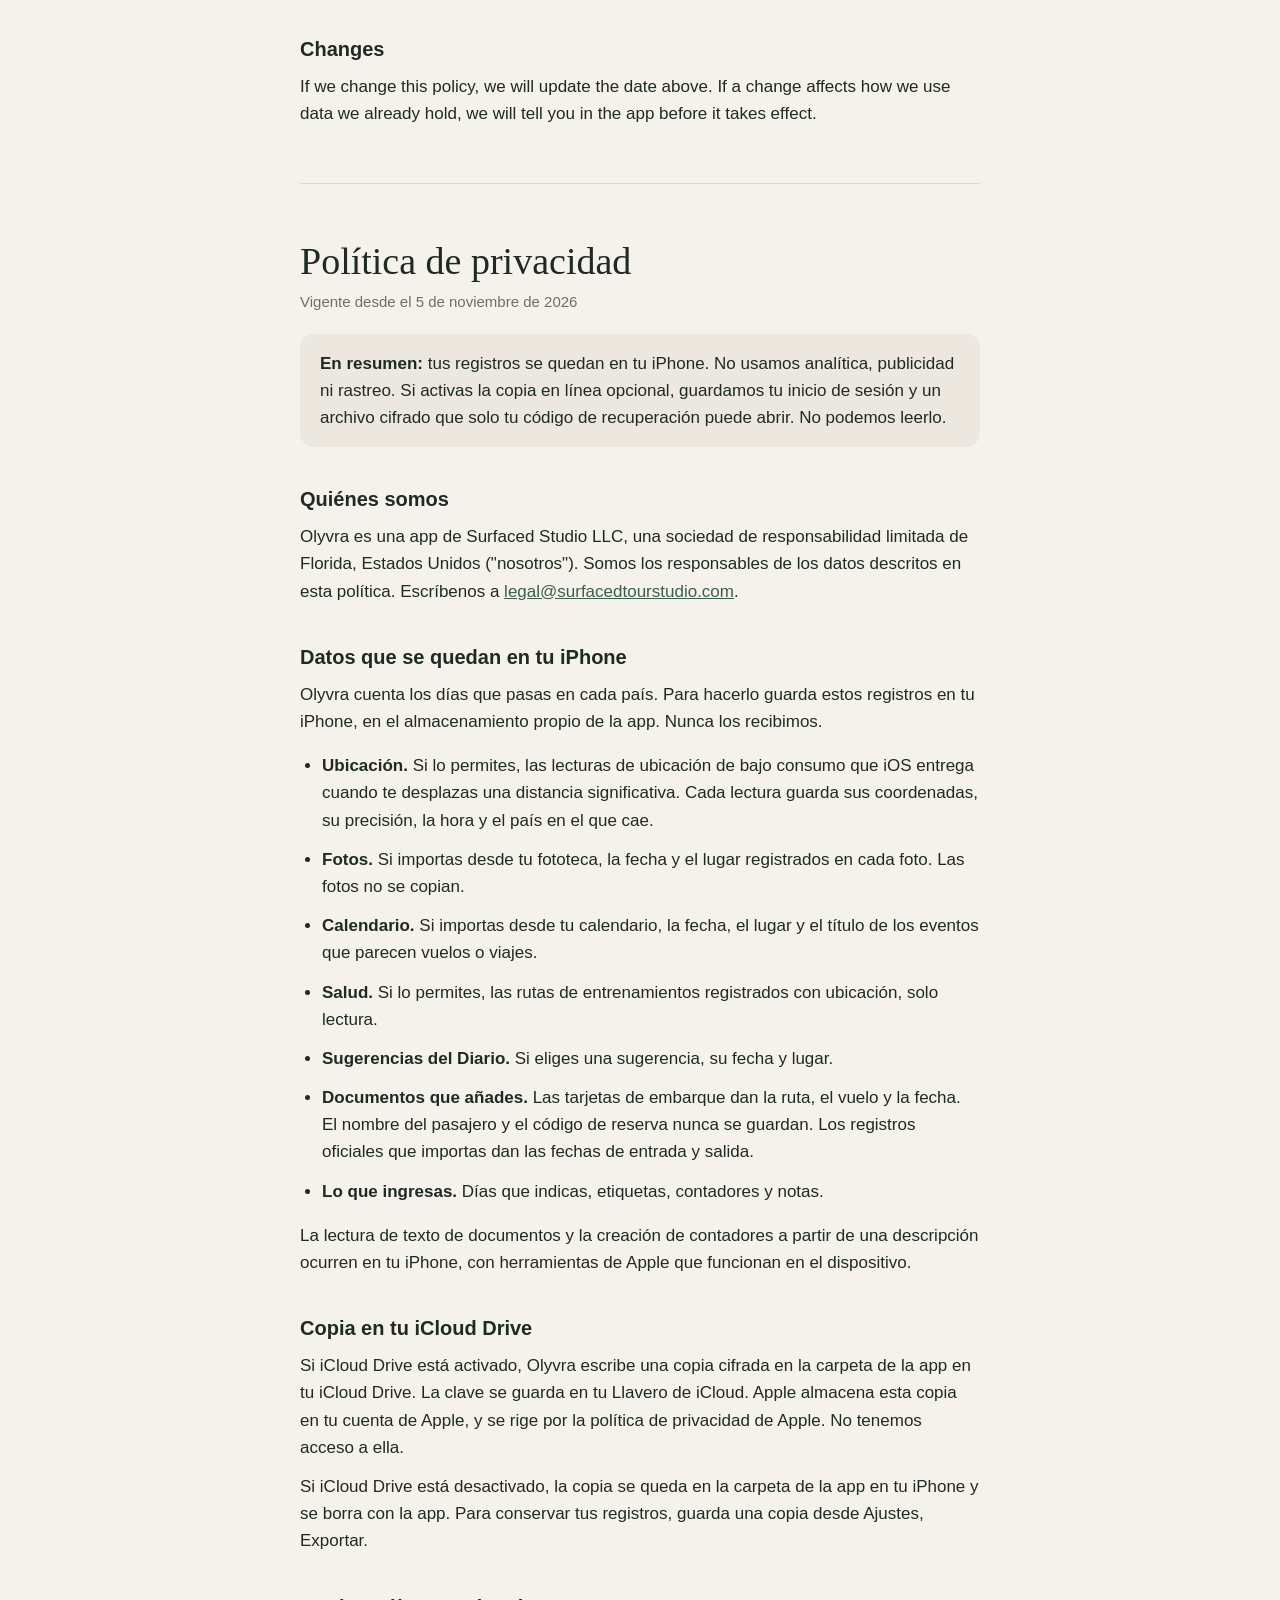
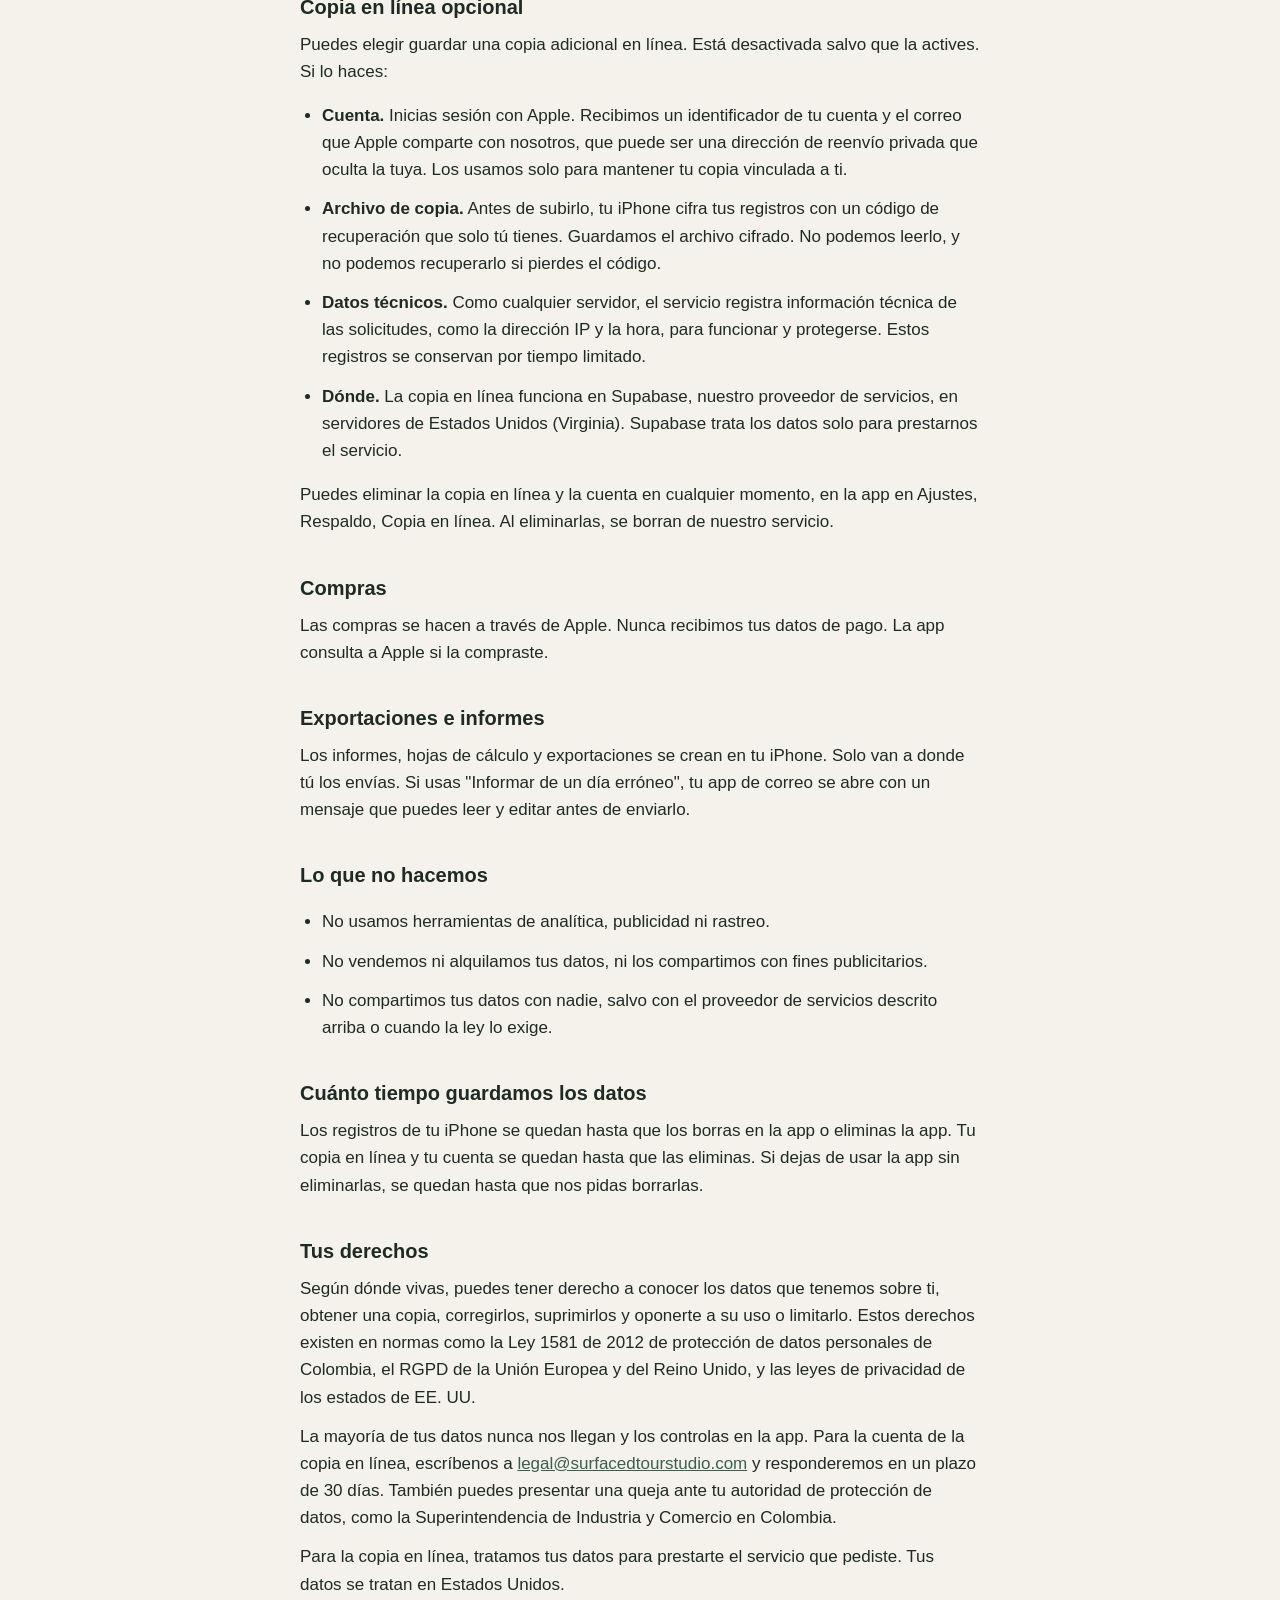
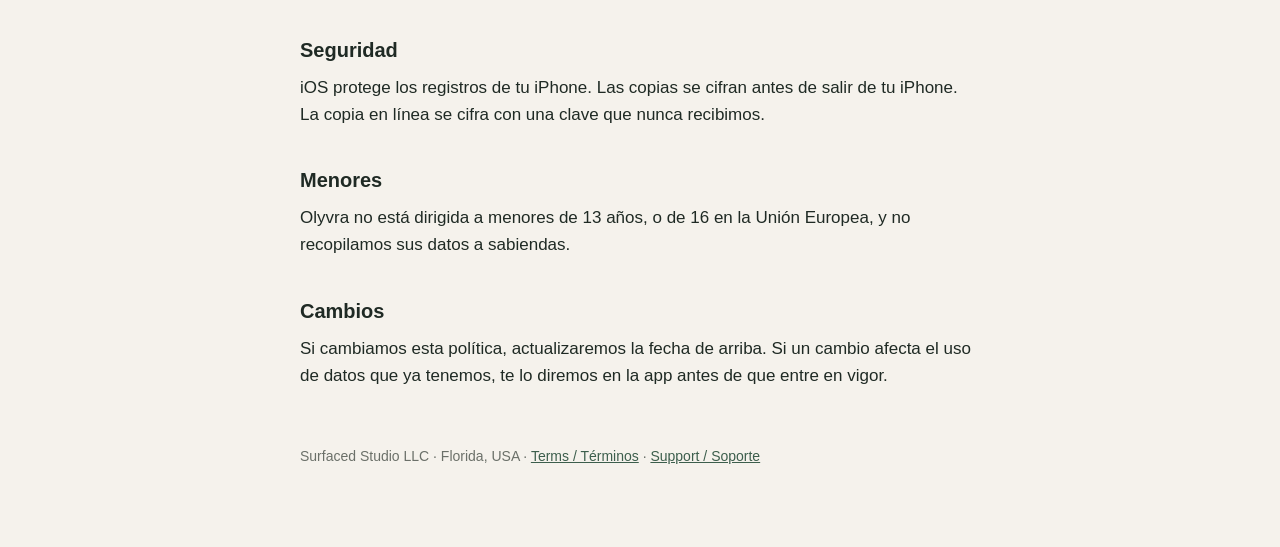
<file: privacy.html>
<!doctype html>
<html lang="en">
<head>
<meta charset="utf-8">
<meta name="viewport" content="width=device-width, initial-scale=1">
<title>Olyvra Privacy Policy</title>
<meta name="description" content="How the Olyvra app handles your data.">
<link rel="stylesheet" href="style.css">
</head>
<body>
<main>
<header>
  <a class="app" href="index.html">Olyvra</a>
  <div class="lang"><a href="#en">English</a><a href="#es">Español</a></div>
</header>

<section id="en" lang="en">
<h1>Privacy Policy</h1>
<p class="meta">Effective 5 November 2026</p>

<div class="summary">
<p><strong>In short:</strong> your records stay on your iPhone. We have no analytics, no advertising and no tracking. If you turn on the optional online backup, we store your sign-in and one encrypted file that only your recovery code can open. We can't read it.</p>
</div>

<h2>Who we are</h2>
<p>Olyvra is made by Surfaced Studio LLC, a Florida limited liability company in the United States ("we", "us"). We are responsible for the data described in this policy. Contact us at <a href="mailto:legal@surfacedtourstudio.com">legal@surfacedtourstudio.com</a>.</p>

<h2>Data that stays on your iPhone</h2>
<p>Olyvra counts the days you spend in countries. To do that it keeps these records on your iPhone, in the app's own storage. We never receive them.</p>
<ul>
  <li><strong>Location.</strong> When you allow it, the low-power location readings iOS provides when you move a significant distance. Each reading keeps its coordinates, accuracy and time, and the country it falls in.</li>
  <li><strong>Photos.</strong> If you import from your photo library, the date and place recorded in each photo. The photos themselves are not copied.</li>
  <li><strong>Calendar.</strong> If you import from your calendar, the date, place and title of events that look like flights or trips.</li>
  <li><strong>Health.</strong> If you allow it, the routes of workouts recorded with a location, read only.</li>
  <li><strong>Journal suggestions.</strong> If you pick a suggestion, its date and place.</li>
  <li><strong>Documents you add.</strong> Boarding passes give the route, flight and date. The passenger name and booking reference are never stored. Official records you import give entry and exit dates.</li>
  <li><strong>What you enter.</strong> Days you state, labels, counters and notes.</li>
</ul>
<p>Reading text from documents and creating counters from a description happen on your iPhone, using Apple's on-device tools.</p>

<h2>Backup in your iCloud Drive</h2>
<p>If iCloud Drive is on, Olyvra writes an encrypted backup to the app's folder in your iCloud Drive. The key is kept in your iCloud Keychain. This backup is stored by Apple under your Apple Account, and Apple's privacy policy applies to it. We have no access to it.</p>
<p>If iCloud Drive is off, the backup stays in the app's folder on your iPhone and is deleted with the app. To keep your records, save a copy from Settings, then Export.</p>

<h2>Optional online backup</h2>
<p>You can choose to keep an extra backup online. It is off unless you turn it on. If you do:</p>
<ul>
  <li><strong>Account.</strong> You sign in with Apple. We receive an identifier for your account and the email address Apple shares with us, which can be a private relay address that hides your real one. We use them only to keep your backup linked to you.</li>
  <li><strong>Backup file.</strong> Before uploading, your iPhone encrypts your records with a recovery code that only you hold. We store the encrypted file. We cannot read it, and we cannot recover it if the code is lost.</li>
  <li><strong>Technical data.</strong> Like any server, the service records technical information about requests, such as IP address and time, to run and secure it. These logs are kept for a limited time.</li>
  <li><strong>Where.</strong> The online backup runs on Supabase, our service provider, on servers in the United States (Virginia). Supabase processes the data only to provide the service to us.</li>
</ul>
<p>You can delete the online backup and the account at any time, in the app under Settings, Backup, Online backup. Deletion removes both from our service.</p>

<h2>Purchases</h2>
<p>Purchases are made through Apple. We never receive your payment details. The app checks with Apple whether you have bought it.</p>

<h2>Exports and reports</h2>
<p>Reports, spreadsheets and data exports are created on your iPhone. They go only where you send them. If you use "Report a wrong day", your mail app opens with a message you can read and edit before sending.</p>

<h2>What we don't do</h2>
<ul>
  <li>We don't use analytics, advertising or tracking tools.</li>
  <li>We don't sell or rent your data, or share it for advertising.</li>
  <li>We don't share your data with anyone except our service provider described above, or when the law requires it.</li>
</ul>

<h2>How long we keep data</h2>
<p>Records on your iPhone stay until you erase them in the app or delete the app. Your online backup and account stay until you delete them. If you stop using the app without deleting them, they stay until you ask us to delete them.</p>

<h2>Your rights</h2>
<p>Depending on where you live, you may have the right to know what data we hold about you, to get a copy, to correct it, to delete it, and to object to or limit how it is used. These rights exist under laws such as Colombia's Law 1581 of 2012 on personal data, the European Union and United Kingdom GDPR, and US state privacy laws.</p>
<p>Most of your data never reaches us, and you control it in the app. For the online backup account, write to <a href="mailto:legal@surfacedtourstudio.com">legal@surfacedtourstudio.com</a> and we will answer within 30 days. You may also complain to your data protection authority, such as Colombia's Superintendencia de Industria y Comercio.</p>
<p>For the online backup, we process your data to provide the service you asked for. Your data is processed in the United States.</p>

<h2>Security</h2>
<p>Records on your iPhone are protected by iOS. Backups are encrypted before they leave your iPhone. The online backup is encrypted with a key we never receive.</p>

<h2>Children</h2>
<p>Olyvra is not directed at children under 13, or under 16 in the European Union, and we don't knowingly collect their data.</p>

<h2>Changes</h2>
<p>If we change this policy, we will update the date above. If a change affects how we use data we already hold, we will tell you in the app before it takes effect.</p>
</section>

<hr>

<section id="es" lang="es">
<h1>Política de privacidad</h1>
<p class="meta">Vigente desde el 5 de noviembre de 2026</p>

<div class="summary">
<p><strong>En resumen:</strong> tus registros se quedan en tu iPhone. No usamos analítica, publicidad ni rastreo. Si activas la copia en línea opcional, guardamos tu inicio de sesión y un archivo cifrado que solo tu código de recuperación puede abrir. No podemos leerlo.</p>
</div>

<h2>Quiénes somos</h2>
<p>Olyvra es una app de Surfaced Studio LLC, una sociedad de responsabilidad limitada de Florida, Estados Unidos ("nosotros"). Somos los responsables de los datos descritos en esta política. Escríbenos a <a href="mailto:legal@surfacedtourstudio.com">legal@surfacedtourstudio.com</a>.</p>

<h2>Datos que se quedan en tu iPhone</h2>
<p>Olyvra cuenta los días que pasas en cada país. Para hacerlo guarda estos registros en tu iPhone, en el almacenamiento propio de la app. Nunca los recibimos.</p>
<ul>
  <li><strong>Ubicación.</strong> Si lo permites, las lecturas de ubicación de bajo consumo que iOS entrega cuando te desplazas una distancia significativa. Cada lectura guarda sus coordenadas, su precisión, la hora y el país en el que cae.</li>
  <li><strong>Fotos.</strong> Si importas desde tu fototeca, la fecha y el lugar registrados en cada foto. Las fotos no se copian.</li>
  <li><strong>Calendario.</strong> Si importas desde tu calendario, la fecha, el lugar y el título de los eventos que parecen vuelos o viajes.</li>
  <li><strong>Salud.</strong> Si lo permites, las rutas de entrenamientos registrados con ubicación, solo lectura.</li>
  <li><strong>Sugerencias del Diario.</strong> Si eliges una sugerencia, su fecha y lugar.</li>
  <li><strong>Documentos que añades.</strong> Las tarjetas de embarque dan la ruta, el vuelo y la fecha. El nombre del pasajero y el código de reserva nunca se guardan. Los registros oficiales que importas dan las fechas de entrada y salida.</li>
  <li><strong>Lo que ingresas.</strong> Días que indicas, etiquetas, contadores y notas.</li>
</ul>
<p>La lectura de texto de documentos y la creación de contadores a partir de una descripción ocurren en tu iPhone, con herramientas de Apple que funcionan en el dispositivo.</p>

<h2>Copia en tu iCloud Drive</h2>
<p>Si iCloud Drive está activado, Olyvra escribe una copia cifrada en la carpeta de la app en tu iCloud Drive. La clave se guarda en tu Llavero de iCloud. Apple almacena esta copia en tu cuenta de Apple, y se rige por la política de privacidad de Apple. No tenemos acceso a ella.</p>
<p>Si iCloud Drive está desactivado, la copia se queda en la carpeta de la app en tu iPhone y se borra con la app. Para conservar tus registros, guarda una copia desde Ajustes, Exportar.</p>

<h2>Copia en línea opcional</h2>
<p>Puedes elegir guardar una copia adicional en línea. Está desactivada salvo que la actives. Si lo haces:</p>
<ul>
  <li><strong>Cuenta.</strong> Inicias sesión con Apple. Recibimos un identificador de tu cuenta y el correo que Apple comparte con nosotros, que puede ser una dirección de reenvío privada que oculta la tuya. Los usamos solo para mantener tu copia vinculada a ti.</li>
  <li><strong>Archivo de copia.</strong> Antes de subirlo, tu iPhone cifra tus registros con un código de recuperación que solo tú tienes. Guardamos el archivo cifrado. No podemos leerlo, y no podemos recuperarlo si pierdes el código.</li>
  <li><strong>Datos técnicos.</strong> Como cualquier servidor, el servicio registra información técnica de las solicitudes, como la dirección IP y la hora, para funcionar y protegerse. Estos registros se conservan por tiempo limitado.</li>
  <li><strong>Dónde.</strong> La copia en línea funciona en Supabase, nuestro proveedor de servicios, en servidores de Estados Unidos (Virginia). Supabase trata los datos solo para prestarnos el servicio.</li>
</ul>
<p>Puedes eliminar la copia en línea y la cuenta en cualquier momento, en la app en Ajustes, Respaldo, Copia en línea. Al eliminarlas, se borran de nuestro servicio.</p>

<h2>Compras</h2>
<p>Las compras se hacen a través de Apple. Nunca recibimos tus datos de pago. La app consulta a Apple si la compraste.</p>

<h2>Exportaciones e informes</h2>
<p>Los informes, hojas de cálculo y exportaciones se crean en tu iPhone. Solo van a donde tú los envías. Si usas "Informar de un día erróneo", tu app de correo se abre con un mensaje que puedes leer y editar antes de enviarlo.</p>

<h2>Lo que no hacemos</h2>
<ul>
  <li>No usamos herramientas de analítica, publicidad ni rastreo.</li>
  <li>No vendemos ni alquilamos tus datos, ni los compartimos con fines publicitarios.</li>
  <li>No compartimos tus datos con nadie, salvo con el proveedor de servicios descrito arriba o cuando la ley lo exige.</li>
</ul>

<h2>Cuánto tiempo guardamos los datos</h2>
<p>Los registros de tu iPhone se quedan hasta que los borras en la app o eliminas la app. Tu copia en línea y tu cuenta se quedan hasta que las eliminas. Si dejas de usar la app sin eliminarlas, se quedan hasta que nos pidas borrarlas.</p>

<h2>Tus derechos</h2>
<p>Según dónde vivas, puedes tener derecho a conocer los datos que tenemos sobre ti, obtener una copia, corregirlos, suprimirlos y oponerte a su uso o limitarlo. Estos derechos existen en normas como la Ley 1581 de 2012 de protección de datos personales de Colombia, el RGPD de la Unión Europea y del Reino Unido, y las leyes de privacidad de los estados de EE. UU.</p>
<p>La mayoría de tus datos nunca nos llegan y los controlas en la app. Para la cuenta de la copia en línea, escríbenos a <a href="mailto:legal@surfacedtourstudio.com">legal@surfacedtourstudio.com</a> y responderemos en un plazo de 30 días. También puedes presentar una queja ante tu autoridad de protección de datos, como la Superintendencia de Industria y Comercio en Colombia.</p>
<p>Para la copia en línea, tratamos tus datos para prestarte el servicio que pediste. Tus datos se tratan en Estados Unidos.</p>

<h2>Seguridad</h2>
<p>iOS protege los registros de tu iPhone. Las copias se cifran antes de salir de tu iPhone. La copia en línea se cifra con una clave que nunca recibimos.</p>

<h2>Menores</h2>
<p>Olyvra no está dirigida a menores de 13 años, o de 16 en la Unión Europea, y no recopilamos sus datos a sabiendas.</p>

<h2>Cambios</h2>
<p>Si cambiamos esta política, actualizaremos la fecha de arriba. Si un cambio afecta el uso de datos que ya tenemos, te lo diremos en la app antes de que entre en vigor.</p>
</section>

<footer>Surfaced Studio LLC · Florida, USA · <a href="terms.html">Terms / Términos</a> · <a href="support.html">Support / Soporte</a></footer>
</main>
</body>
</html>
</file>
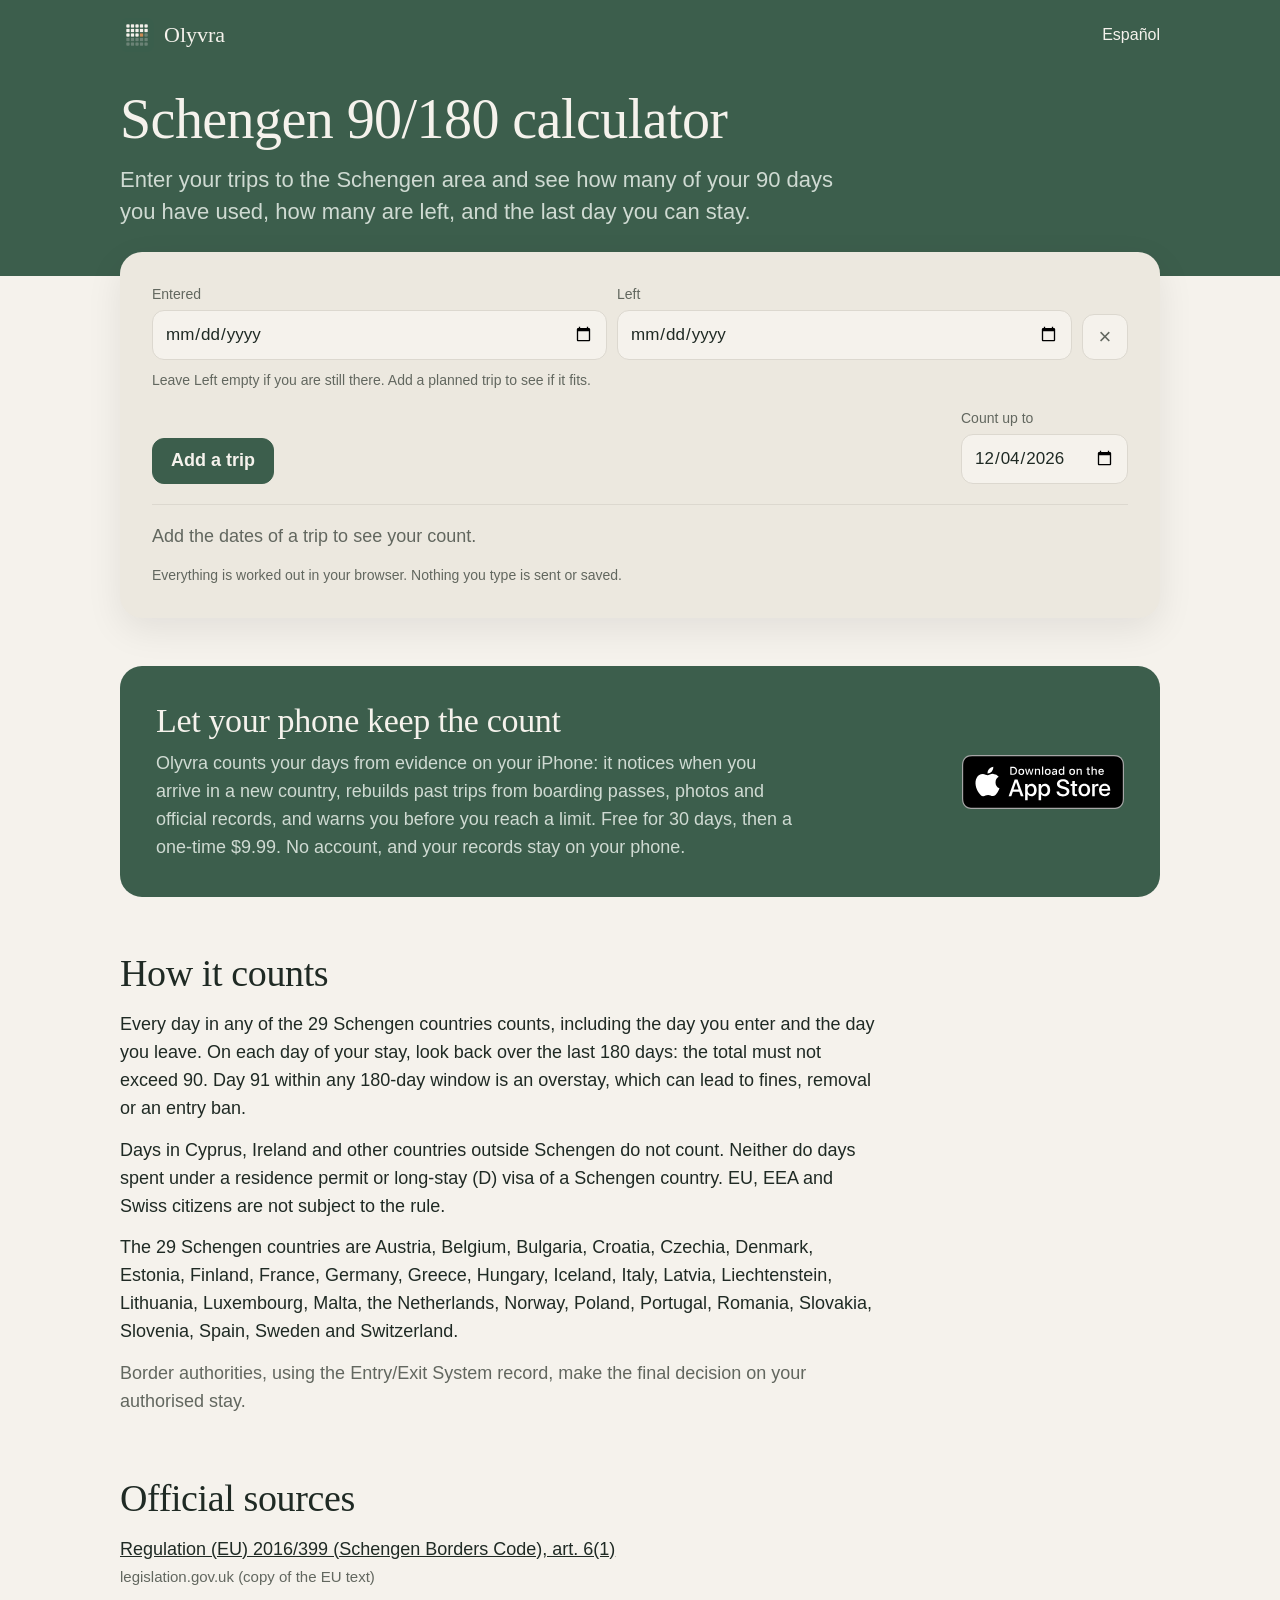
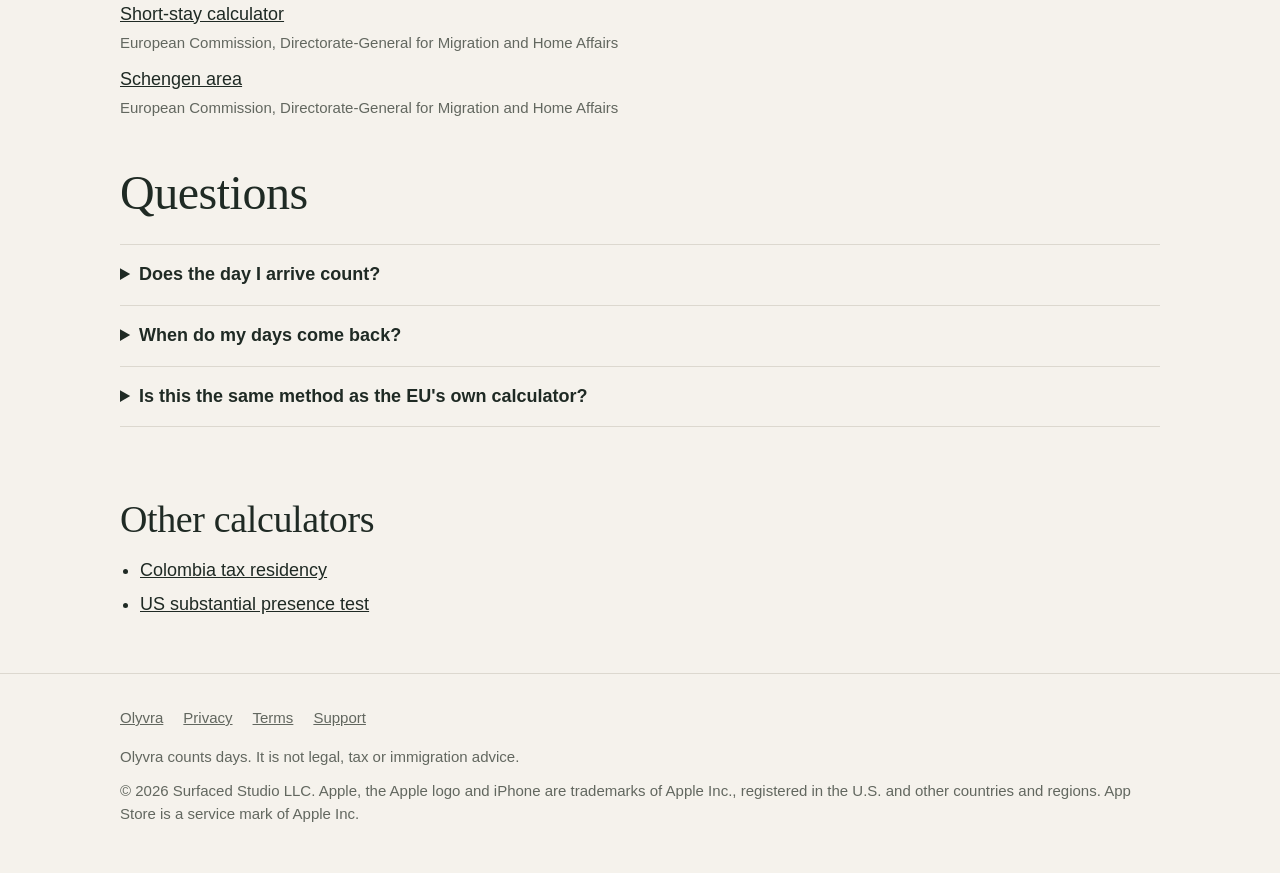
<file: schengen-calculator.html>
<!doctype html>
<html lang="en">
<head>
<meta charset="utf-8">
<meta name="viewport" content="width=device-width, initial-scale=1">
<title>Schengen 90/180 calculator: how many days do I have left?</title>
<meta name="description" content="Free Schengen calculator: enter your trips and see how many of your 90 days in any 180 you have used, how many are left, and the last day you can stay.">
<link rel="canonical" href="https://olyvra.surfacedtourstudio.com/schengen-calculator.html">
<link rel="alternate" hreflang="en" href="https://olyvra.surfacedtourstudio.com/schengen-calculator.html">
<link rel="alternate" hreflang="es" href="https://olyvra.surfacedtourstudio.com/calculadora-schengen.html">
<link rel="alternate" hreflang="x-default" href="https://olyvra.surfacedtourstudio.com/schengen-calculator.html">
<meta name="apple-itunes-app" content="app-id=6828036236">
<meta name="theme-color" content="#3c5e4c">
<meta property="og:type" content="website">
<meta property="og:title" content="Schengen 90/180 calculator: how many days do I have left?">
<meta property="og:description" content="Free Schengen calculator: enter your trips and see how many of your 90 days in any 180 you have used, how many are left, and the last day you can stay.">
<meta property="og:url" content="https://olyvra.surfacedtourstudio.com/schengen-calculator.html">
<meta property="og:image" content="https://olyvra.surfacedtourstudio.com/img/og-en.png">
<meta name="twitter:card" content="summary_large_image">
<link rel="icon" href="img/favicon.png">
<link rel="apple-touch-icon" href="img/apple-touch-icon.png">
<link rel="stylesheet" href="landing.css">
<script type="application/ld+json">{"@context": "https://schema.org", "@type": "WebApplication", "name": "Schengen 90/180 calculator", "url": "https://olyvra.surfacedtourstudio.com/schengen-calculator.html", "description": "Free Schengen calculator: enter your trips and see how many of your 90 days in any 180 you have used, how many are left, and the last day you can stay.", "applicationCategory": "UtilitiesApplication", "operatingSystem": "Any", "inLanguage": "en", "isAccessibleForFree": true, "offers": {"@type": "Offer", "price": "0", "priceCurrency": "USD"}, "publisher": {"@type": "Organization", "name": "Surfaced Studio LLC"}}</script>
</head>
<body>
<header class="hero slim">
  <div class="wrap">
    <div class="bar">
      <a class="brand" href="index.html"><img src="img/icon-256.png" width="34" height="34" alt="">Olyvra</a>
      <nav><a href="calculadora-schengen.html" lang="es">Español</a></nav>
    </div>
    <h1>Schengen 90/180 calculator</h1>
    <p class="lede">Enter your trips to the Schengen area and see how many of your 90 days you have used, how many are left, and the last day you can stay.</p>
  </div>
</header>
<main class="wrap">
  <section class="calc" data-calc="{&quot;type&quot;: &quot;rolling&quot;, &quot;window&quot;: 180, &quot;limit&quot;: 90, &quot;projectLastAllowed&quot;: true, &quot;lang&quot;: &quot;en&quot;, &quot;text&quot;: {&quot;countLabel&quot;: &quot;days in the Schengen area in the 180 days up to {date}&quot;, &quot;left&quot;: &quot;{n} days to spare on this date.&quot;, &quot;left1&quot;: &quot;1 day to spare on this date.&quot;, &quot;over&quot;: &quot;Over the limit by {n} days.&quot;, &quot;over1&quot;: &quot;Over the limit by 1 day.&quot;, &quot;crossed&quot;: &quot;Your trips go over the limit on {date}, with {n} days in the 180 days up to then.&quot;, &quot;project&quot;: &quot;If you are in the Schengen area every day from {start}, your last day within the limit is {date}.&quot;, &quot;projectNone&quot;: &quot;Being in the Schengen area on {start} would already go over the limit.&quot;, &quot;enteredLabel&quot;: &quot;Entered&quot;, &quot;leftLabel&quot;: &quot;Left&quot;, &quot;remove&quot;: &quot;Remove this trip&quot;, &quot;empty&quot;: &quot;Add the dates of a trip to see your count.&quot;}}">
    <div class="trips"></div>
    <p class="hint">Leave Left empty if you are still there. Add a planned trip to see if it fits.</p>
    <div class="calc-actions">
      <button type="button" class="add">Add a trip</button>
      <label class="asof-label">Count up to <input type="date" class="asof"></label>
    </div>
    <div class="result" aria-live="polite"><noscript><p>JavaScript is needed for the calculator.</p></noscript></div>
    <p class="muted private">Everything is worked out in your browser. Nothing you type is sent or saved.</p>
  </section>
  <section class="app-cta">
    <div>
      <h2>Let your phone keep the count</h2>
      <p>Olyvra counts your days from evidence on your iPhone: it notices when you arrive in a new country, rebuilds past trips from boarding passes, photos and official records, and warns you before you reach a limit. Free for 30 days, then a one-time $9.99. No account, and your records stay on your phone.</p>
    </div>
    <a href="https://apps.apple.com/app/id6828036236"><img src="img/en/app-store-badge.svg" width="162" height="54" alt="Download on the App Store"></a>
  </section>
  <section class="prose">
    <h2>How it counts</h2>
      <p>Every day in any of the 29 Schengen countries counts, including the day you enter and the day you leave. On each day of your stay, look back over the last 180 days: the total must not exceed 90. Day 91 within any 180-day window is an overstay, which can lead to fines, removal or an entry ban.</p>
      <p>Days in Cyprus, Ireland and other countries outside Schengen do not count. Neither do days spent under a residence permit or long-stay (D) visa of a Schengen country. EU, EEA and Swiss citizens are not subject to the rule.</p>
      <p>The 29 Schengen countries are Austria, Belgium, Bulgaria, Croatia, Czechia, Denmark, Estonia, Finland, France, Germany, Greece, Hungary, Iceland, Italy, Latvia, Liechtenstein, Lithuania, Luxembourg, Malta, the Netherlands, Norway, Poland, Portugal, Romania, Slovakia, Slovenia, Spain, Sweden and Switzerland.</p>
      <p class="muted">Border authorities, using the Entry/Exit System record, make the final decision on your authorised stay.</p>
  </section>
  <section class="prose">
    <h2>Official sources</h2>
    <ul class="sources">
      <li><a href="https://www.legislation.gov.uk/eur/2016/399/article/6" rel="noopener">Regulation (EU) 2016/399 (Schengen Borders Code), art. 6(1)</a><span>legislation.gov.uk (copy of the EU text)</span></li>
      <li><a href="https://home-affairs.ec.europa.eu/policies/schengen/border-crossing/short-stay-calculator_en" rel="noopener">Short-stay calculator</a><span>European Commission, Directorate-General for Migration and Home Affairs</span></li>
      <li><a href="https://home-affairs.ec.europa.eu/policies/schengen/schengen-area_en" rel="noopener">Schengen area</a><span>European Commission, Directorate-General for Migration and Home Affairs</span></li>
    </ul>
  </section>
  <section class="faq">
    <h2>Questions</h2>
    <details><summary>Does the day I arrive count?</summary><p>Yes. The day you enter and the day you leave both count as full days, even if you land late at night or leave early in the morning.</p></details>
    <details><summary>When do my days come back?</summary><p>Each day drops out of the count 180 days after it happened, so days free up gradually rather than all at once. The last day the calculator shows takes this into account.</p></details>
    <details><summary>Is this the same method as the EU&#x27;s own calculator?</summary><p>Yes: count back 180 days from each day of your stay and keep the total at 90 or under. The European Commission&#x27;s short-stay calculator is linked in the sources.</p></details>
  </section>
  <section class="prose more">
    <h2>Other calculators</h2>
    <ul><li><a href="colombia-tax-residency-calculator.html">Colombia tax residency</a></li><li><a href="us-substantial-presence-calculator.html">US substantial presence test</a></li></ul>
  </section>
</main>
<footer>
  <div class="wrap">
    <nav><a href="index.html">Olyvra</a><a href="privacy.html">Privacy</a><a href="terms.html">Terms</a><a href="support.html">Support</a></nav>
    <p>Olyvra counts days. It is not legal, tax or immigration advice.</p>
    <p>© 2026 Surfaced Studio LLC. Apple, the Apple logo and iPhone are trademarks of Apple Inc., registered in the U.S. and other countries and regions. App Store is a service mark of Apple Inc.</p>
  </div>
</footer>
<script src="calc.js"></script>
</body>
</html>
</file>
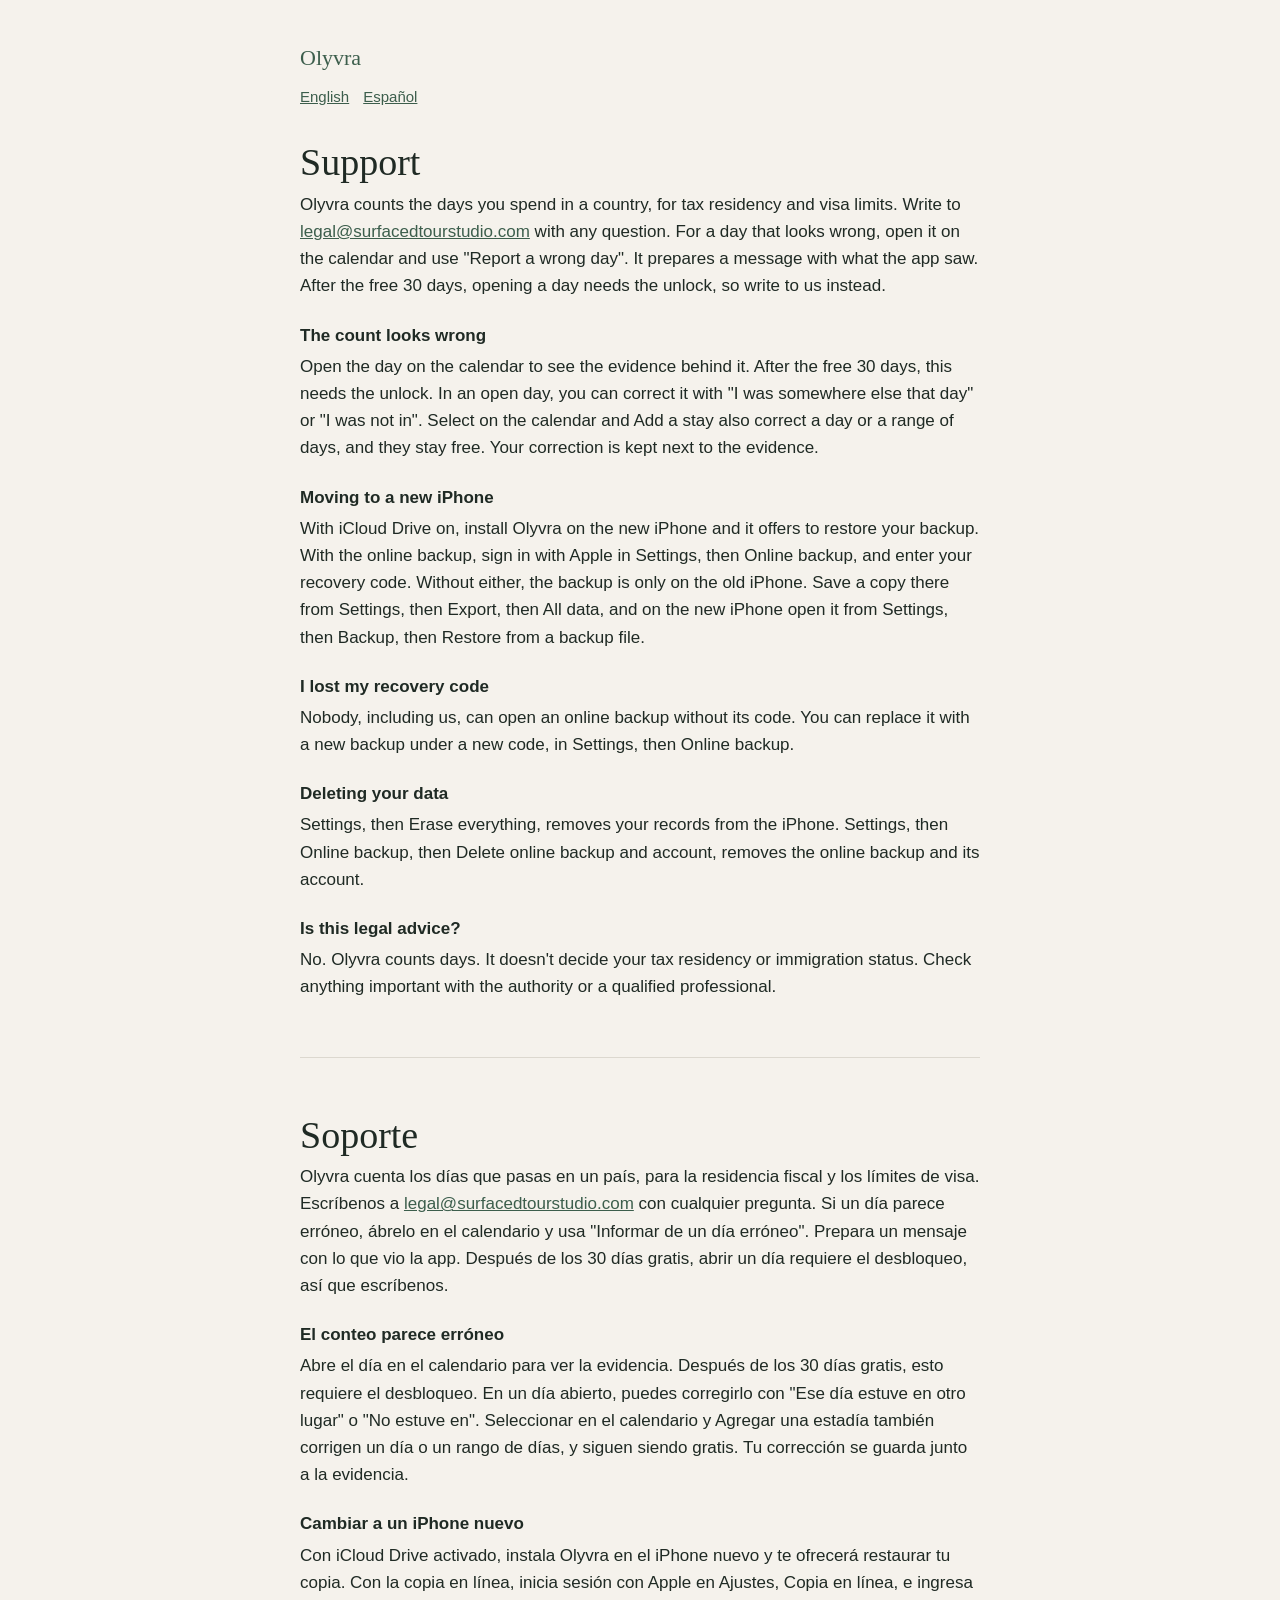
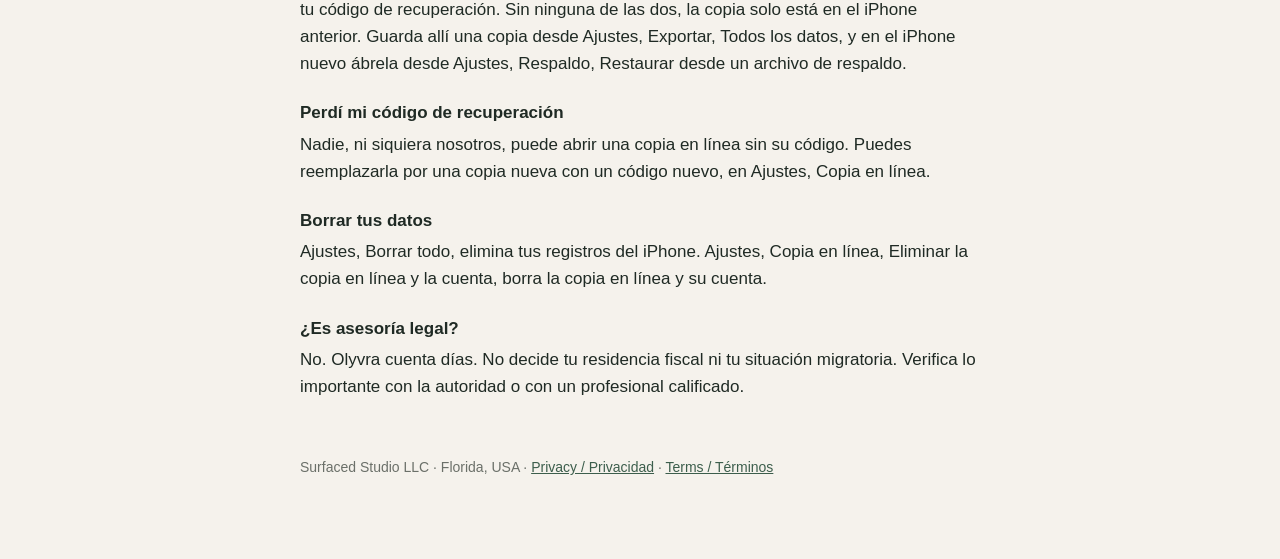
<file: support.html>
<!doctype html>
<html lang="en">
<head>
<meta charset="utf-8">
<meta name="viewport" content="width=device-width, initial-scale=1">
<title>Olyvra Support</title>
<meta name="description" content="Help and contact for the Olyvra app.">
<link rel="stylesheet" href="style.css">
</head>
<body>
<main>
<header>
  <a class="app" href="index.html">Olyvra</a>
  <div class="lang"><a href="#en">English</a><a href="#es">Español</a></div>
</header>

<section id="en" lang="en">
<h1>Support</h1>
<p>Olyvra counts the days you spend in a country, for tax residency and visa limits. Write to <a href="mailto:legal@surfacedtourstudio.com">legal@surfacedtourstudio.com</a> with any question. For a day that looks wrong, open it on the calendar and use "Report a wrong day". It prepares a message with what the app saw. After the free 30 days, opening a day needs the unlock, so write to us instead.</p>

<h3>The count looks wrong</h3>
<p>Open the day on the calendar to see the evidence behind it. After the free 30 days, this needs the unlock. In an open day, you can correct it with "I was somewhere else that day" or "I was not in". Select on the calendar and Add a stay also correct a day or a range of days, and they stay free. Your correction is kept next to the evidence.</p>

<h3>Moving to a new iPhone</h3>
<p>With iCloud Drive on, install Olyvra on the new iPhone and it offers to restore your backup. With the online backup, sign in with Apple in Settings, then Online backup, and enter your recovery code. Without either, the backup is only on the old iPhone. Save a copy there from Settings, then Export, then All data, and on the new iPhone open it from Settings, then Backup, then Restore from a backup file.</p>

<h3>I lost my recovery code</h3>
<p>Nobody, including us, can open an online backup without its code. You can replace it with a new backup under a new code, in Settings, then Online backup.</p>

<h3>Deleting your data</h3>
<p>Settings, then Erase everything, removes your records from the iPhone. Settings, then Online backup, then Delete online backup and account, removes the online backup and its account.</p>

<h3>Is this legal advice?</h3>
<p>No. Olyvra counts days. It doesn't decide your tax residency or immigration status. Check anything important with the authority or a qualified professional.</p>
</section>

<hr>

<section id="es" lang="es">
<h1>Soporte</h1>
<p>Olyvra cuenta los días que pasas en un país, para la residencia fiscal y los límites de visa. Escríbenos a <a href="mailto:legal@surfacedtourstudio.com">legal@surfacedtourstudio.com</a> con cualquier pregunta. Si un día parece erróneo, ábrelo en el calendario y usa "Informar de un día erróneo". Prepara un mensaje con lo que vio la app. Después de los 30 días gratis, abrir un día requiere el desbloqueo, así que escríbenos.</p>

<h3>El conteo parece erróneo</h3>
<p>Abre el día en el calendario para ver la evidencia. Después de los 30 días gratis, esto requiere el desbloqueo. En un día abierto, puedes corregirlo con "Ese día estuve en otro lugar" o "No estuve en". Seleccionar en el calendario y Agregar una estadía también corrigen un día o un rango de días, y siguen siendo gratis. Tu corrección se guarda junto a la evidencia.</p>

<h3>Cambiar a un iPhone nuevo</h3>
<p>Con iCloud Drive activado, instala Olyvra en el iPhone nuevo y te ofrecerá restaurar tu copia. Con la copia en línea, inicia sesión con Apple en Ajustes, Copia en línea, e ingresa tu código de recuperación. Sin ninguna de las dos, la copia solo está en el iPhone anterior. Guarda allí una copia desde Ajustes, Exportar, Todos los datos, y en el iPhone nuevo ábrela desde Ajustes, Respaldo, Restaurar desde un archivo de respaldo.</p>

<h3>Perdí mi código de recuperación</h3>
<p>Nadie, ni siquiera nosotros, puede abrir una copia en línea sin su código. Puedes reemplazarla por una copia nueva con un código nuevo, en Ajustes, Copia en línea.</p>

<h3>Borrar tus datos</h3>
<p>Ajustes, Borrar todo, elimina tus registros del iPhone. Ajustes, Copia en línea, Eliminar la copia en línea y la cuenta, borra la copia en línea y su cuenta.</p>

<h3>¿Es asesoría legal?</h3>
<p>No. Olyvra cuenta días. No decide tu residencia fiscal ni tu situación migratoria. Verifica lo importante con la autoridad o con un profesional calificado.</p>
</section>

<footer>Surfaced Studio LLC · Florida, USA · <a href="privacy.html">Privacy / Privacidad</a> · <a href="terms.html">Terms / Términos</a></footer>
</main>
</body>
</html>
</file>
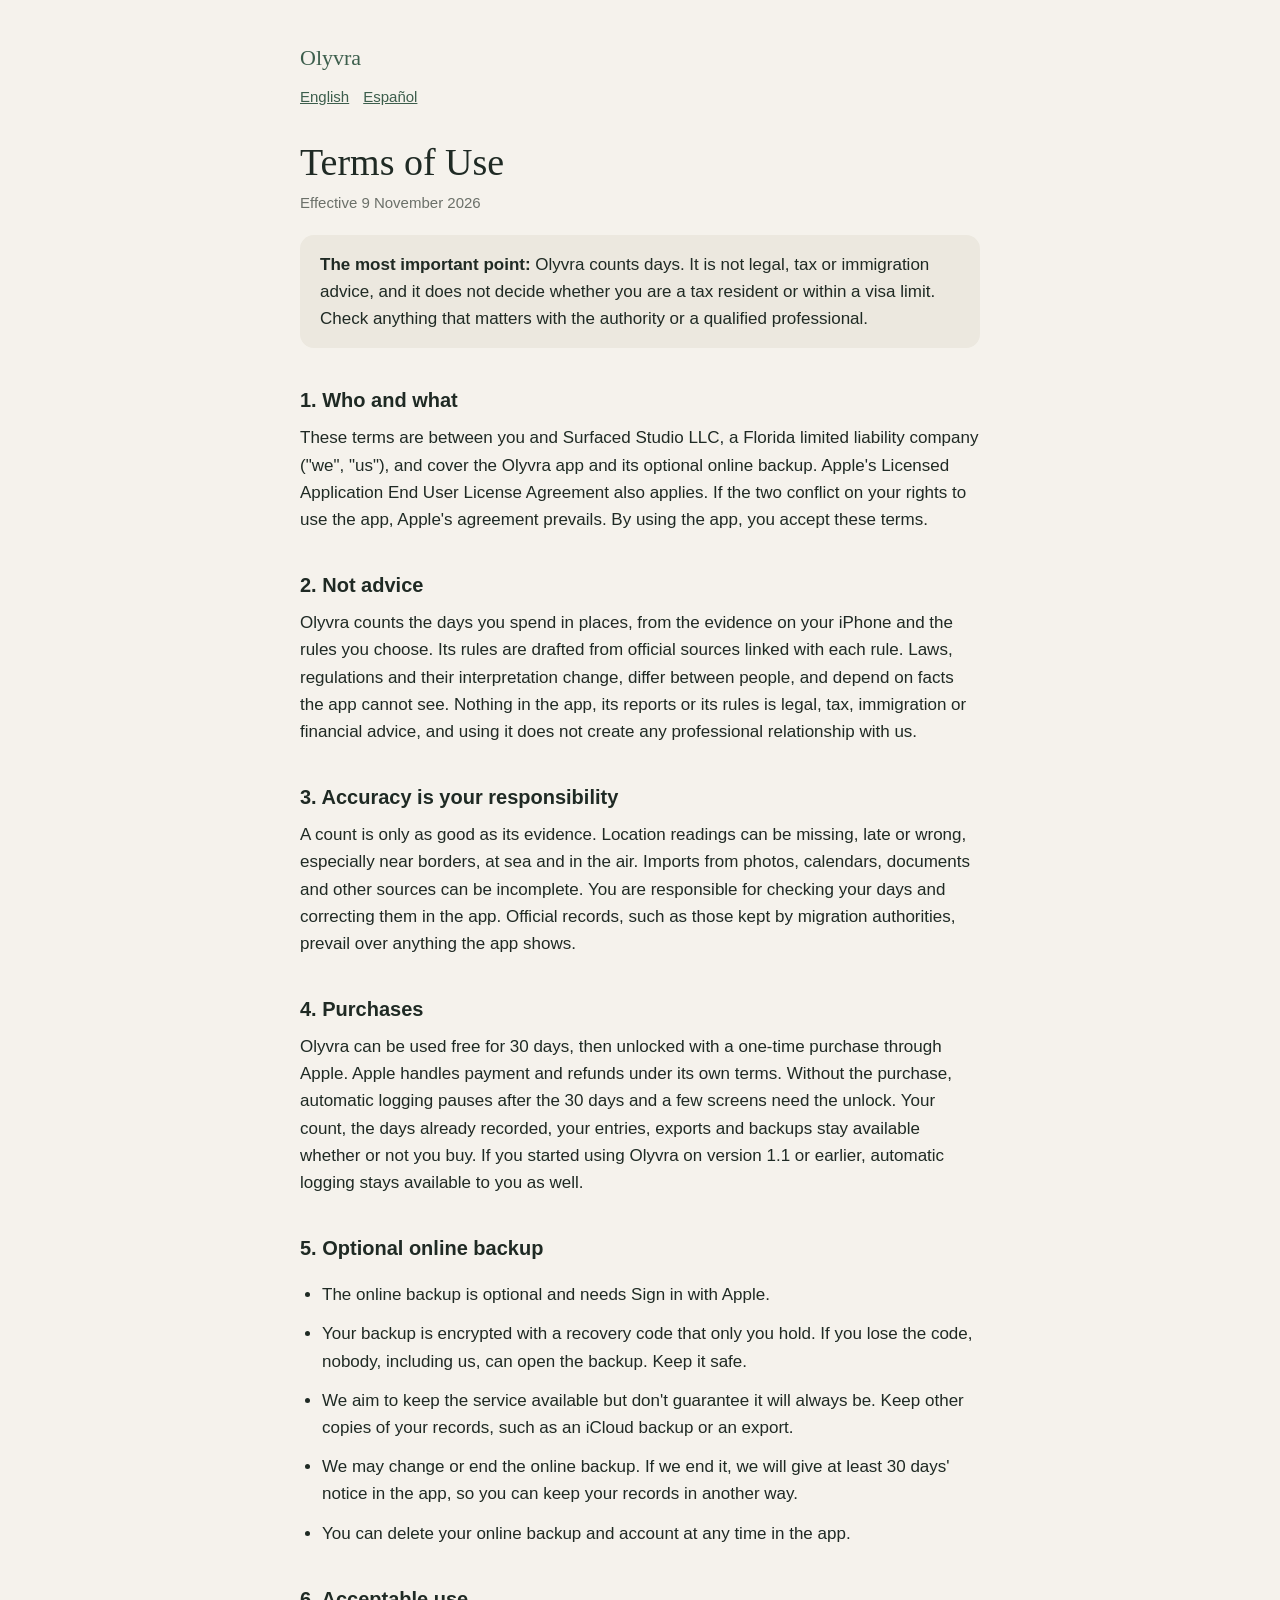
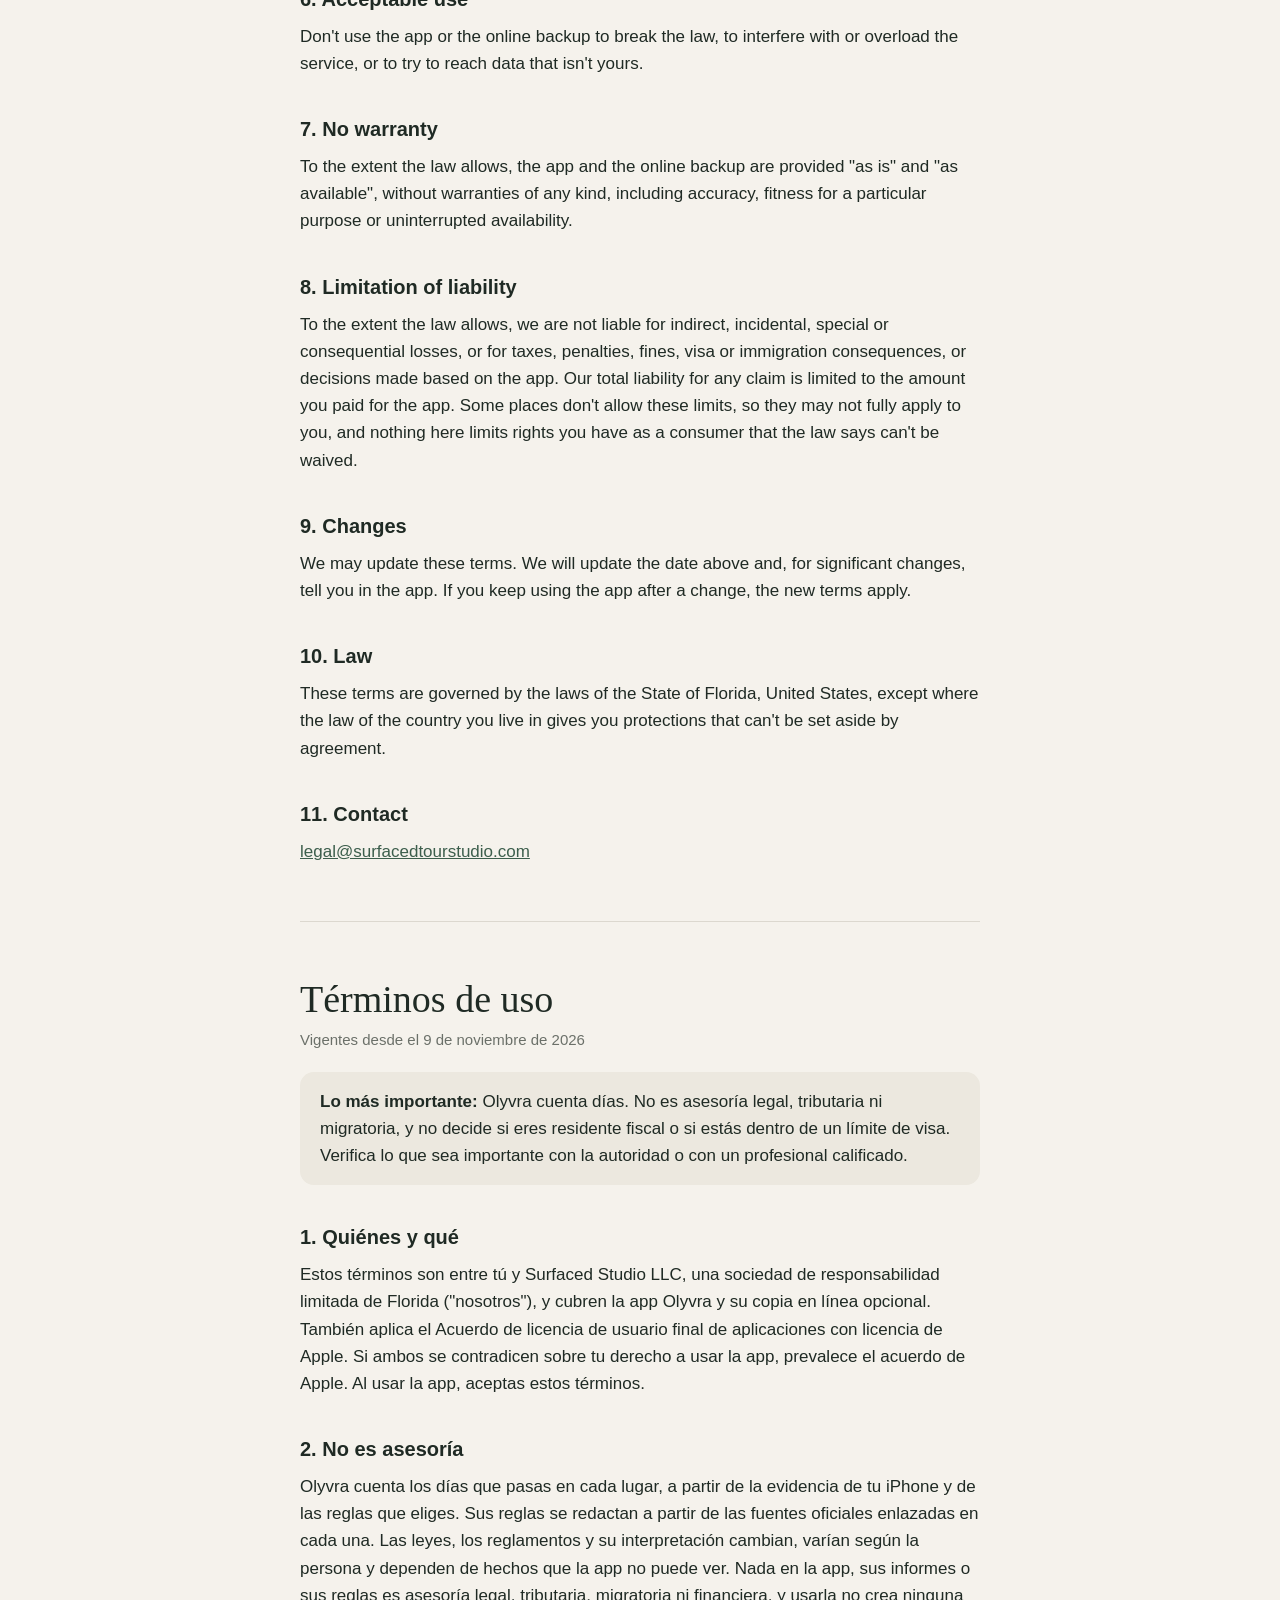
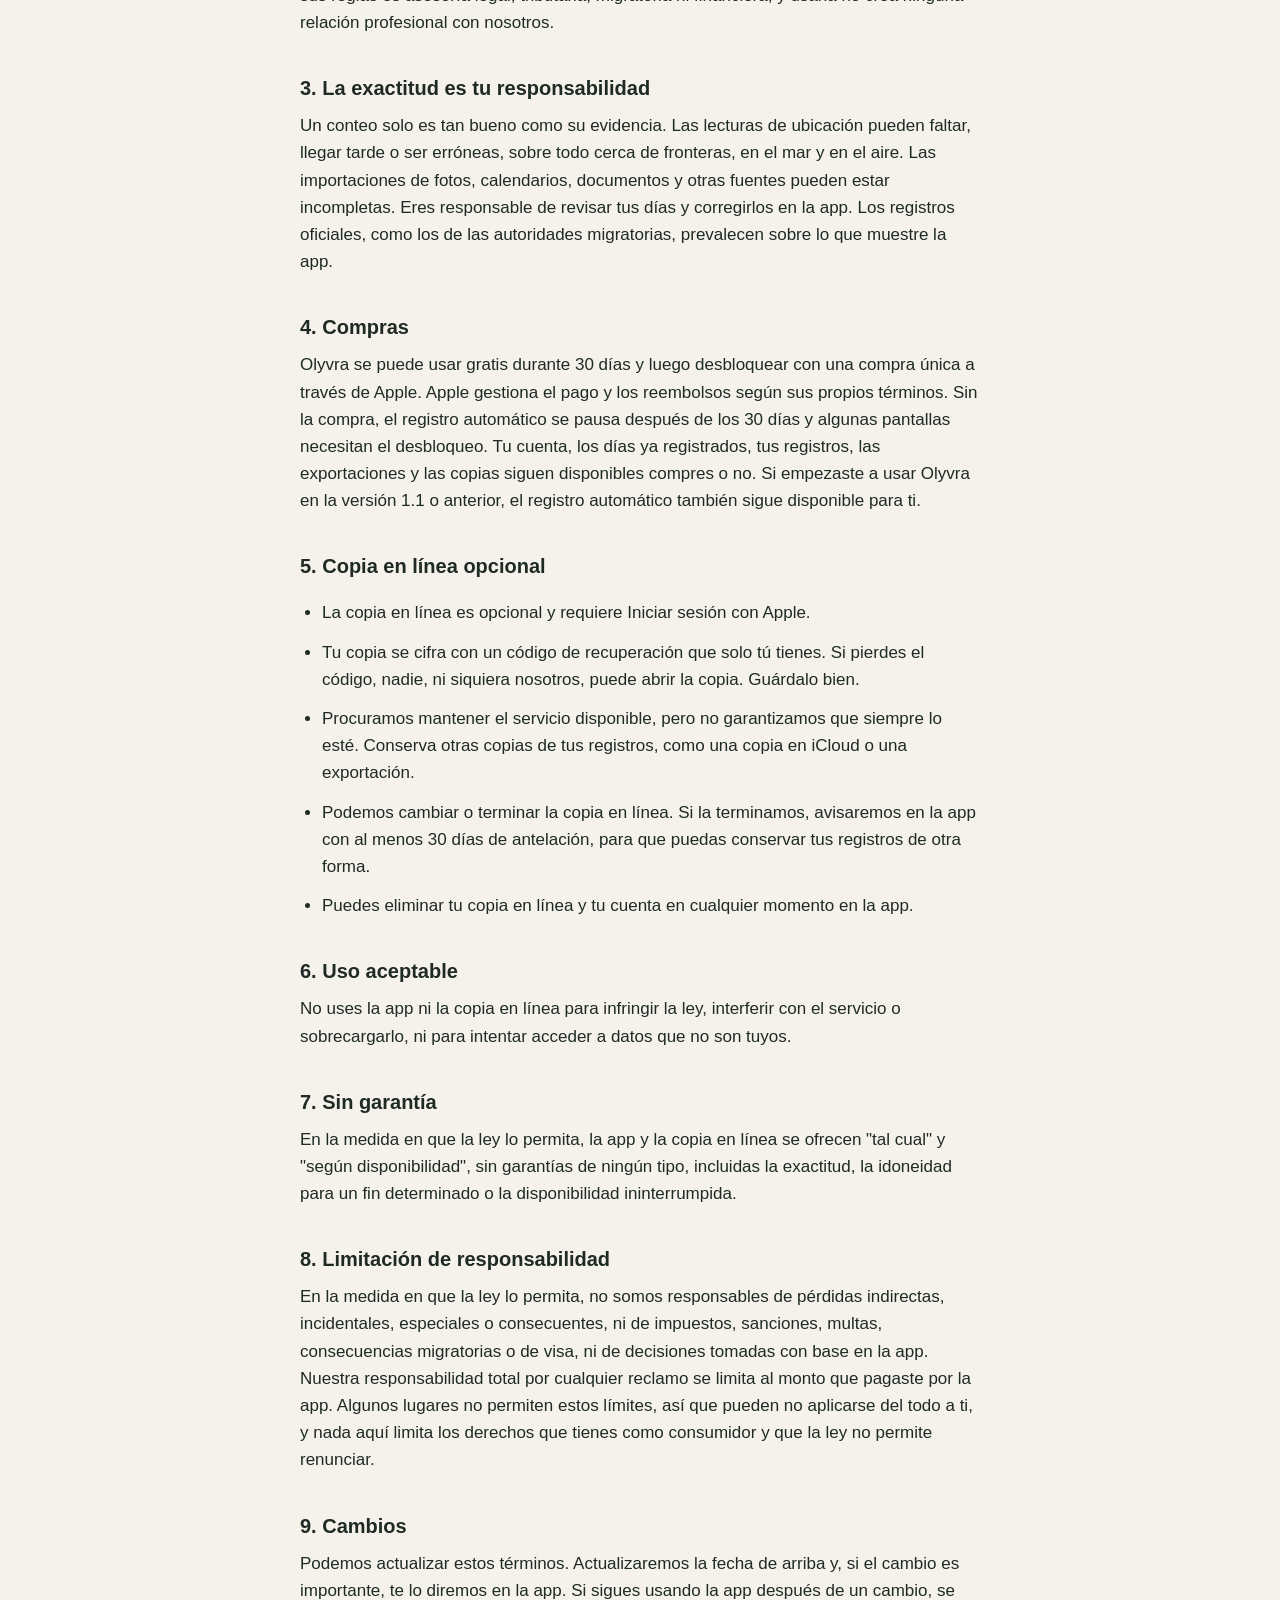
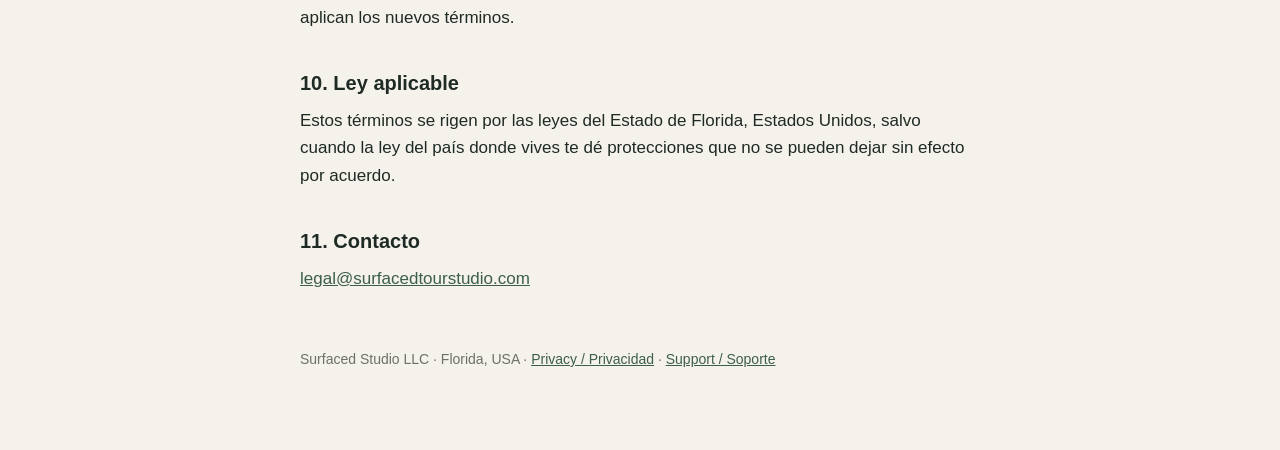
<file: terms.html>
<!doctype html>
<html lang="en">
<head>
<meta charset="utf-8">
<meta name="viewport" content="width=device-width, initial-scale=1">
<title>Olyvra Terms of Use</title>
<meta name="description" content="The terms for using the Olyvra app.">
<link rel="stylesheet" href="style.css">
</head>
<body>
<main>
<header>
  <a class="app" href="index.html">Olyvra</a>
  <div class="lang"><a href="#en">English</a><a href="#es">Español</a></div>
</header>

<section id="en" lang="en">
<h1>Terms of Use</h1>
<p class="meta">Effective 9 November 2026</p>

<div class="summary">
<p><strong>The most important point:</strong> Olyvra counts days. It is not legal, tax or immigration advice, and it does not decide whether you are a tax resident or within a visa limit. Check anything that matters with the authority or a qualified professional.</p>
</div>

<h2>1. Who and what</h2>
<p>These terms are between you and Surfaced Studio LLC, a Florida limited liability company ("we", "us"), and cover the Olyvra app and its optional online backup. Apple's Licensed Application End User License Agreement also applies. If the two conflict on your rights to use the app, Apple's agreement prevails. By using the app, you accept these terms.</p>

<h2>2. Not advice</h2>
<p>Olyvra counts the days you spend in places, from the evidence on your iPhone and the rules you choose. Its rules are drafted from official sources linked with each rule. Laws, regulations and their interpretation change, differ between people, and depend on facts the app cannot see. Nothing in the app, its reports or its rules is legal, tax, immigration or financial advice, and using it does not create any professional relationship with us.</p>

<h2>3. Accuracy is your responsibility</h2>
<p>A count is only as good as its evidence. Location readings can be missing, late or wrong, especially near borders, at sea and in the air. Imports from photos, calendars, documents and other sources can be incomplete. You are responsible for checking your days and correcting them in the app. Official records, such as those kept by migration authorities, prevail over anything the app shows.</p>

<h2>4. Purchases</h2>
<p>Olyvra can be used free for 30 days, then unlocked with a one-time purchase through Apple. Apple handles payment and refunds under its own terms. Without the purchase, automatic logging pauses after the 30 days and a few screens need the unlock. Your count, the days already recorded, your entries, exports and backups stay available whether or not you buy. If you started using Olyvra on version 1.1 or earlier, automatic logging stays available to you as well.</p>

<h2>5. Optional online backup</h2>
<ul>
  <li>The online backup is optional and needs Sign in with Apple.</li>
  <li>Your backup is encrypted with a recovery code that only you hold. If you lose the code, nobody, including us, can open the backup. Keep it safe.</li>
  <li>We aim to keep the service available but don't guarantee it will always be. Keep other copies of your records, such as an iCloud backup or an export.</li>
  <li>We may change or end the online backup. If we end it, we will give at least 30 days' notice in the app, so you can keep your records in another way.</li>
  <li>You can delete your online backup and account at any time in the app.</li>
</ul>

<h2>6. Acceptable use</h2>
<p>Don't use the app or the online backup to break the law, to interfere with or overload the service, or to try to reach data that isn't yours.</p>

<h2>7. No warranty</h2>
<p>To the extent the law allows, the app and the online backup are provided "as is" and "as available", without warranties of any kind, including accuracy, fitness for a particular purpose or uninterrupted availability.</p>

<h2>8. Limitation of liability</h2>
<p>To the extent the law allows, we are not liable for indirect, incidental, special or consequential losses, or for taxes, penalties, fines, visa or immigration consequences, or decisions made based on the app. Our total liability for any claim is limited to the amount you paid for the app. Some places don't allow these limits, so they may not fully apply to you, and nothing here limits rights you have as a consumer that the law says can't be waived.</p>

<h2>9. Changes</h2>
<p>We may update these terms. We will update the date above and, for significant changes, tell you in the app. If you keep using the app after a change, the new terms apply.</p>

<h2>10. Law</h2>
<p>These terms are governed by the laws of the State of Florida, United States, except where the law of the country you live in gives you protections that can't be set aside by agreement.</p>

<h2>11. Contact</h2>
<p><a href="mailto:legal@surfacedtourstudio.com">legal@surfacedtourstudio.com</a></p>
</section>

<hr>

<section id="es" lang="es">
<h1>Términos de uso</h1>
<p class="meta">Vigentes desde el 9 de noviembre de 2026</p>

<div class="summary">
<p><strong>Lo más importante:</strong> Olyvra cuenta días. No es asesoría legal, tributaria ni migratoria, y no decide si eres residente fiscal o si estás dentro de un límite de visa. Verifica lo que sea importante con la autoridad o con un profesional calificado.</p>
</div>

<h2>1. Quiénes y qué</h2>
<p>Estos términos son entre tú y Surfaced Studio LLC, una sociedad de responsabilidad limitada de Florida ("nosotros"), y cubren la app Olyvra y su copia en línea opcional. También aplica el Acuerdo de licencia de usuario final de aplicaciones con licencia de Apple. Si ambos se contradicen sobre tu derecho a usar la app, prevalece el acuerdo de Apple. Al usar la app, aceptas estos términos.</p>

<h2>2. No es asesoría</h2>
<p>Olyvra cuenta los días que pasas en cada lugar, a partir de la evidencia de tu iPhone y de las reglas que eliges. Sus reglas se redactan a partir de las fuentes oficiales enlazadas en cada una. Las leyes, los reglamentos y su interpretación cambian, varían según la persona y dependen de hechos que la app no puede ver. Nada en la app, sus informes o sus reglas es asesoría legal, tributaria, migratoria ni financiera, y usarla no crea ninguna relación profesional con nosotros.</p>

<h2>3. La exactitud es tu responsabilidad</h2>
<p>Un conteo solo es tan bueno como su evidencia. Las lecturas de ubicación pueden faltar, llegar tarde o ser erróneas, sobre todo cerca de fronteras, en el mar y en el aire. Las importaciones de fotos, calendarios, documentos y otras fuentes pueden estar incompletas. Eres responsable de revisar tus días y corregirlos en la app. Los registros oficiales, como los de las autoridades migratorias, prevalecen sobre lo que muestre la app.</p>

<h2>4. Compras</h2>
<p>Olyvra se puede usar gratis durante 30 días y luego desbloquear con una compra única a través de Apple. Apple gestiona el pago y los reembolsos según sus propios términos. Sin la compra, el registro automático se pausa después de los 30 días y algunas pantallas necesitan el desbloqueo. Tu cuenta, los días ya registrados, tus registros, las exportaciones y las copias siguen disponibles compres o no. Si empezaste a usar Olyvra en la versión 1.1 o anterior, el registro automático también sigue disponible para ti.</p>

<h2>5. Copia en línea opcional</h2>
<ul>
  <li>La copia en línea es opcional y requiere Iniciar sesión con Apple.</li>
  <li>Tu copia se cifra con un código de recuperación que solo tú tienes. Si pierdes el código, nadie, ni siquiera nosotros, puede abrir la copia. Guárdalo bien.</li>
  <li>Procuramos mantener el servicio disponible, pero no garantizamos que siempre lo esté. Conserva otras copias de tus registros, como una copia en iCloud o una exportación.</li>
  <li>Podemos cambiar o terminar la copia en línea. Si la terminamos, avisaremos en la app con al menos 30 días de antelación, para que puedas conservar tus registros de otra forma.</li>
  <li>Puedes eliminar tu copia en línea y tu cuenta en cualquier momento en la app.</li>
</ul>

<h2>6. Uso aceptable</h2>
<p>No uses la app ni la copia en línea para infringir la ley, interferir con el servicio o sobrecargarlo, ni para intentar acceder a datos que no son tuyos.</p>

<h2>7. Sin garantía</h2>
<p>En la medida en que la ley lo permita, la app y la copia en línea se ofrecen "tal cual" y "según disponibilidad", sin garantías de ningún tipo, incluidas la exactitud, la idoneidad para un fin determinado o la disponibilidad ininterrumpida.</p>

<h2>8. Limitación de responsabilidad</h2>
<p>En la medida en que la ley lo permita, no somos responsables de pérdidas indirectas, incidentales, especiales o consecuentes, ni de impuestos, sanciones, multas, consecuencias migratorias o de visa, ni de decisiones tomadas con base en la app. Nuestra responsabilidad total por cualquier reclamo se limita al monto que pagaste por la app. Algunos lugares no permiten estos límites, así que pueden no aplicarse del todo a ti, y nada aquí limita los derechos que tienes como consumidor y que la ley no permite renunciar.</p>

<h2>9. Cambios</h2>
<p>Podemos actualizar estos términos. Actualizaremos la fecha de arriba y, si el cambio es importante, te lo diremos en la app. Si sigues usando la app después de un cambio, se aplican los nuevos términos.</p>

<h2>10. Ley aplicable</h2>
<p>Estos términos se rigen por las leyes del Estado de Florida, Estados Unidos, salvo cuando la ley del país donde vives te dé protecciones que no se pueden dejar sin efecto por acuerdo.</p>

<h2>11. Contacto</h2>
<p><a href="mailto:legal@surfacedtourstudio.com">legal@surfacedtourstudio.com</a></p>
</section>

<footer>Surfaced Studio LLC · Florida, USA · <a href="privacy.html">Privacy / Privacidad</a> · <a href="support.html">Support / Soporte</a></footer>
</main>
</body>
</html>
</file>
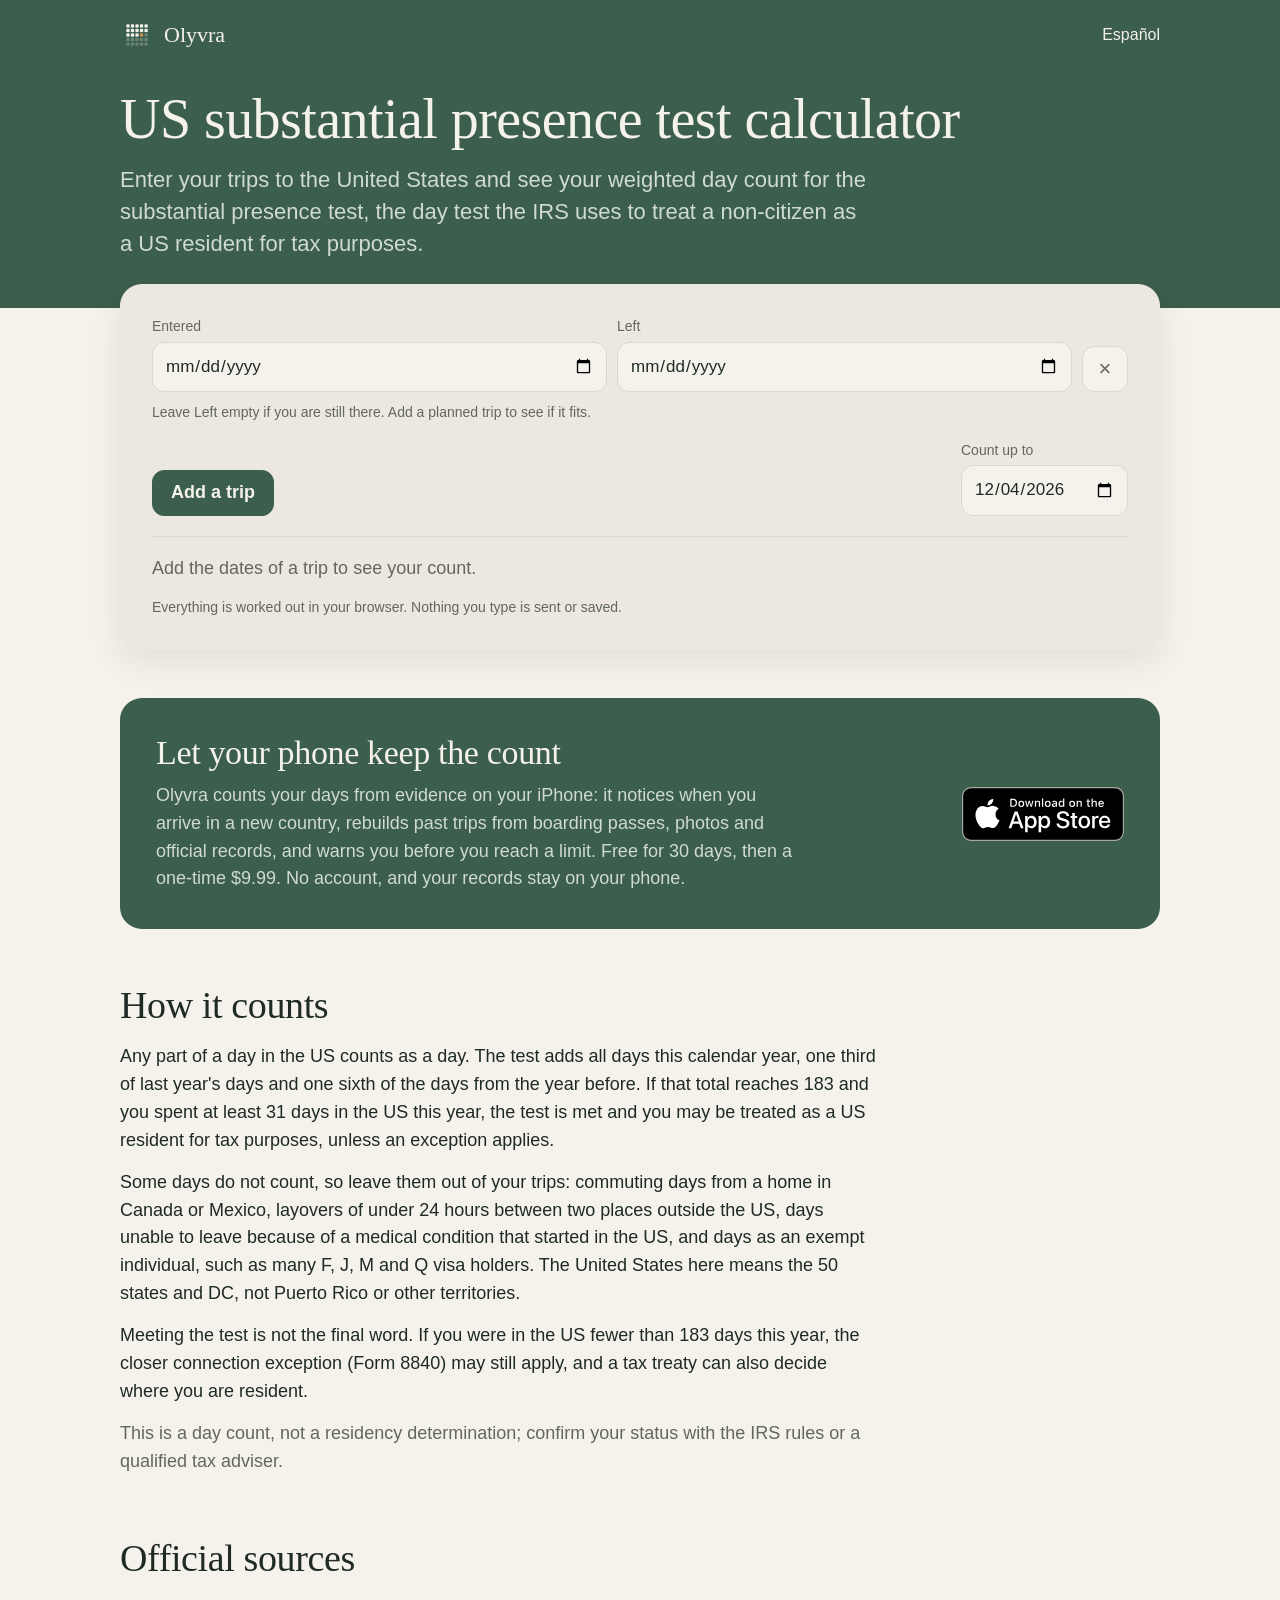
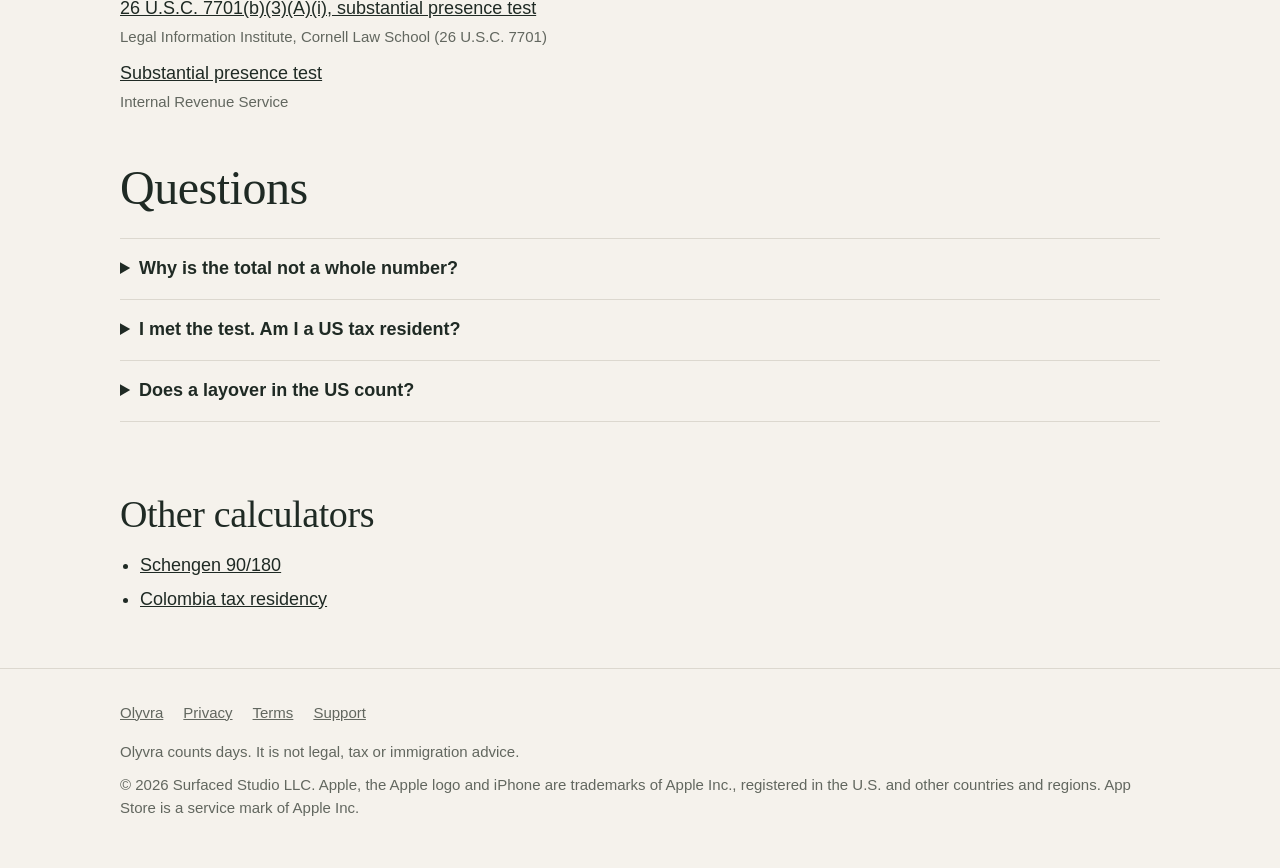
<file: us-substantial-presence-calculator.html>
<!doctype html>
<html lang="en">
<head>
<meta charset="utf-8">
<meta name="viewport" content="width=device-width, initial-scale=1">
<title>US substantial presence test calculator</title>
<meta name="description" content="Free substantial presence test calculator: enter your trips to the US and see your weighted days over three years, and whether you reach 183.">
<link rel="canonical" href="https://olyvra.surfacedtourstudio.com/us-substantial-presence-calculator.html">
<link rel="alternate" hreflang="en" href="https://olyvra.surfacedtourstudio.com/us-substantial-presence-calculator.html">
<link rel="alternate" hreflang="es" href="https://olyvra.surfacedtourstudio.com/calculadora-presencia-sustancial.html">
<link rel="alternate" hreflang="x-default" href="https://olyvra.surfacedtourstudio.com/us-substantial-presence-calculator.html">
<meta name="apple-itunes-app" content="app-id=6828036236">
<meta name="theme-color" content="#3c5e4c">
<meta property="og:type" content="website">
<meta property="og:title" content="US substantial presence test calculator">
<meta property="og:description" content="Free substantial presence test calculator: enter your trips to the US and see your weighted days over three years, and whether you reach 183.">
<meta property="og:url" content="https://olyvra.surfacedtourstudio.com/us-substantial-presence-calculator.html">
<meta property="og:image" content="https://olyvra.surfacedtourstudio.com/img/og-en.png">
<meta name="twitter:card" content="summary_large_image">
<link rel="icon" href="img/favicon.png">
<link rel="apple-touch-icon" href="img/apple-touch-icon.png">
<link rel="stylesheet" href="landing.css">
<script type="application/ld+json">{"@context": "https://schema.org", "@type": "WebApplication", "name": "US substantial presence test calculator", "url": "https://olyvra.surfacedtourstudio.com/us-substantial-presence-calculator.html", "description": "Free substantial presence test calculator: enter your trips to the US and see your weighted days over three years, and whether you reach 183.", "applicationCategory": "UtilitiesApplication", "operatingSystem": "Any", "inLanguage": "en", "isAccessibleForFree": true, "offers": {"@type": "Offer", "price": "0", "priceCurrency": "USD"}, "publisher": {"@type": "Organization", "name": "Surfaced Studio LLC"}}</script>
</head>
<body>
<header class="hero slim">
  <div class="wrap">
    <div class="bar">
      <a class="brand" href="index.html"><img src="img/icon-256.png" width="34" height="34" alt="">Olyvra</a>
      <nav><a href="calculadora-presencia-sustancial.html" lang="es">Español</a></nav>
    </div>
    <h1>US substantial presence test calculator</h1>
    <p class="lede">Enter your trips to the United States and see your weighted day count for the substantial presence test, the day test the IRS uses to treat a non-citizen as a US resident for tax purposes.</p>
  </div>
</header>
<main class="wrap">
  <section class="calc" data-calc="{&quot;type&quot;: &quot;weighted&quot;, &quot;lang&quot;: &quot;en&quot;, &quot;text&quot;: {&quot;countLabel&quot;: &quot;weighted days for {year}, counting up to {date}&quot;, &quot;days&quot;: &quot;{n} days&quot;, &quot;days1&quot;: &quot;1 day&quot;, &quot;met&quot;: &quot;The test is met: at least 183 weighted days and at least 31 days in {year}.&quot;, &quot;short31&quot;: &quot;Over 183 weighted days, but {n} more days in {year} are needed to reach the 31-day minimum.&quot;, &quot;short311&quot;: &quot;Over 183 weighted days, but 1 more day in {year} is needed to reach the 31-day minimum.&quot;, &quot;notMet&quot;: &quot;Not met. {n} more days in the US in {year} would meet it.&quot;, &quot;notMet1&quot;: &quot;Not met. 1 more day in the US in {year} would meet it.&quot;, &quot;project&quot;: &quot;If you are in the US every day from {start}, you would meet the test on {date}.&quot;, &quot;projectNone&quot;: &quot;Even staying in the US every day from {start} to the end of {year}, you would not meet the test this year.&quot;, &quot;notMetPlain&quot;: &quot;Not met.&quot;, &quot;enteredLabel&quot;: &quot;Entered&quot;, &quot;leftLabel&quot;: &quot;Left&quot;, &quot;remove&quot;: &quot;Remove this trip&quot;, &quot;empty&quot;: &quot;Add the dates of a trip to see your count.&quot;}}">
    <div class="trips"></div>
    <p class="hint">Leave Left empty if you are still there. Add a planned trip to see if it fits.</p>
    <div class="calc-actions">
      <button type="button" class="add">Add a trip</button>
      <label class="asof-label">Count up to <input type="date" class="asof"></label>
    </div>
    <div class="result" aria-live="polite"><noscript><p>JavaScript is needed for the calculator.</p></noscript></div>
    <p class="muted private">Everything is worked out in your browser. Nothing you type is sent or saved.</p>
  </section>
  <section class="app-cta">
    <div>
      <h2>Let your phone keep the count</h2>
      <p>Olyvra counts your days from evidence on your iPhone: it notices when you arrive in a new country, rebuilds past trips from boarding passes, photos and official records, and warns you before you reach a limit. Free for 30 days, then a one-time $9.99. No account, and your records stay on your phone.</p>
    </div>
    <a href="https://apps.apple.com/app/id6828036236"><img src="img/en/app-store-badge.svg" width="162" height="54" alt="Download on the App Store"></a>
  </section>
  <section class="prose">
    <h2>How it counts</h2>
      <p>Any part of a day in the US counts as a day. The test adds all days this calendar year, one third of last year&#x27;s days and one sixth of the days from the year before. If that total reaches 183 and you spent at least 31 days in the US this year, the test is met and you may be treated as a US resident for tax purposes, unless an exception applies.</p>
      <p>Some days do not count, so leave them out of your trips: commuting days from a home in Canada or Mexico, layovers of under 24 hours between two places outside the US, days unable to leave because of a medical condition that started in the US, and days as an exempt individual, such as many F, J, M and Q visa holders. The United States here means the 50 states and DC, not Puerto Rico or other territories.</p>
      <p>Meeting the test is not the final word. If you were in the US fewer than 183 days this year, the closer connection exception (Form 8840) may still apply, and a tax treaty can also decide where you are resident.</p>
      <p class="muted">This is a day count, not a residency determination; confirm your status with the IRS rules or a qualified tax adviser.</p>
  </section>
  <section class="prose">
    <h2>Official sources</h2>
    <ul class="sources">
      <li><a href="https://www.law.cornell.edu/uscode/text/26/7701" rel="noopener">26 U.S.C. 7701(b)(3)(A)(i), substantial presence test</a><span>Legal Information Institute, Cornell Law School (26 U.S.C. 7701)</span></li>
      <li><a href="https://www.irs.gov/individuals/international-taxpayers/substantial-presence-test" rel="noopener">Substantial presence test</a><span>Internal Revenue Service</span></li>
    </ul>
  </section>
  <section class="faq">
    <h2>Questions</h2>
    <details><summary>Why is the total not a whole number?</summary><p>Last year&#x27;s days count as a third each and the year before&#x27;s as a sixth, so the total can include fractions. The test is met when it reaches 183.</p></details>
    <details><summary>I met the test. Am I a US tax resident?</summary><p>Not necessarily. Exceptions such as the closer connection exception or a tax treaty can still apply. Check the IRS rules or ask a tax adviser.</p></details>
    <details><summary>Does a layover in the US count?</summary><p>Not if you are in transit between two places outside the US for less than 24 hours. Leave those days out of your trips.</p></details>
  </section>
  <section class="prose more">
    <h2>Other calculators</h2>
    <ul><li><a href="schengen-calculator.html">Schengen 90/180</a></li><li><a href="colombia-tax-residency-calculator.html">Colombia tax residency</a></li></ul>
  </section>
</main>
<footer>
  <div class="wrap">
    <nav><a href="index.html">Olyvra</a><a href="privacy.html">Privacy</a><a href="terms.html">Terms</a><a href="support.html">Support</a></nav>
    <p>Olyvra counts days. It is not legal, tax or immigration advice.</p>
    <p>© 2026 Surfaced Studio LLC. Apple, the Apple logo and iPhone are trademarks of Apple Inc., registered in the U.S. and other countries and regions. App Store is a service mark of Apple Inc.</p>
  </div>
</footer>
<script src="calc.js"></script>
</body>
</html>
</file>
<file: landing.css>
:root {
  --canvas: #f5f2ec;
  --panel: #ece8df;
  --ink: #1f2a24;
  --muted: #62675f;
  --brand: #3c5e4c;
  --brand-deep: #2f4b3d;
  --on-brand: #f5f2ec;
  --on-brand-muted: #cfdad2;
  --rule: #dcd8cf;
  --bezel: #141614;
}
@media (prefers-color-scheme: dark) {
  :root {
    --canvas: #121513;
    --panel: #1b201c;
    --ink: #ece9e2;
    --muted: #9fa59c;
    --rule: #2b302c;
  }
}
* { box-sizing: border-box; }
html { -webkit-text-size-adjust: 100%; scroll-behavior: smooth; }
@media (prefers-reduced-motion: reduce) { html { scroll-behavior: auto; } }
body {
  margin: 0;
  background: var(--canvas);
  color: var(--ink);
  font: 18px/1.55 -apple-system, BlinkMacSystemFont, "Segoe UI", Roboto, Helvetica, Arial, sans-serif;
}
img { display: block; max-width: 100%; height: auto; }
a { color: inherit; }
h1, h2 { font-family: ui-serif, "New York", Georgia, serif; font-weight: 400; letter-spacing: -0.01em; margin: 0; }
h1 { font-size: clamp(42px, 7vw, 72px); line-height: 1.04; }
h2 { font-size: clamp(32px, 4.6vw, 48px); line-height: 1.1; }
p { margin: 0; }
.wrap { max-width: 1080px; margin: 0 auto; padding: 0 20px; }
.lede { font-size: clamp(19px, 2.2vw, 22px); line-height: 1.45; }
.muted { color: var(--muted); }

/* Top bar and hero share the brand green */
.hero { background: var(--brand); color: var(--on-brand); overflow: hidden; }
.bar { display: flex; align-items: center; justify-content: space-between; padding: 18px 0; }
.brand { display: flex; align-items: center; gap: 10px; text-decoration: none; font-family: ui-serif, "New York", Georgia, serif; font-size: 22px; }
.brand img { width: 34px; height: 34px; border-radius: 8px; }
.bar nav { display: flex; gap: 20px; font-size: 16px; }
.bar nav a { text-decoration: none; }
.bar nav a:hover { text-decoration: underline; }
.bar nav a.wide { display: none; }
.hero-grid { display: grid; gap: 40px; align-items: center; padding: 28px 0 0; }
.hero .lede { color: var(--on-brand-muted); margin: 20px 0 28px; max-width: 34em; }
.get { display: flex; flex-wrap: wrap; align-items: center; gap: 12px 18px; }
.get img { height: 54px; width: auto; }
.get span { font-size: 15px; color: var(--on-brand-muted); }
.hero .phone { margin: 0 auto -90px; }

/* A simple phone around a real app screen */
.phone { width: min(300px, 76vw); padding: 9px; background: var(--bezel); border-radius: 46px; box-shadow: 0 24px 60px rgba(0, 0, 0, 0.28); }
.phone img { border-radius: 38px; width: 100%; }

/* The Today screen, close up on the count and its range */
.crop { width: min(380px, 84vw); margin: 0 auto; aspect-ratio: 660 / 590; border-radius: 32px; overflow: hidden; background: #f5f2ec; box-shadow: 0 16px 44px rgba(0, 0, 0, 0.16); }
.crop img { width: 100%; height: 100%; object-fit: cover; object-position: 50% 35.5%; }

/* The limits */
.limits { padding-top: 64px; padding-bottom: 72px; }
.limit-grid { display: grid; gap: 12px; margin: 32px 0 20px; }
.limit { background: var(--panel); border-radius: 18px; padding: 20px; }
.limit b { display: block; font-family: ui-serif, "New York", Georgia, serif; font-weight: 400; font-size: clamp(28px, 3vw, 34px); line-height: 1.1; overflow-wrap: break-word; }
.limit span { display: block; margin-top: 10px; font-size: 16px; line-height: 1.35; }
.limit small { display: block; margin-top: 4px; font-size: 14px; line-height: 1.35; color: var(--muted); }

/* Features */
.feature { display: grid; gap: 32px; align-items: center; padding: 56px 0; border-top: 1px solid var(--rule); }
.feature .phone { margin: 0 auto; }
.feature h2 { margin-bottom: 16px; }
.feature p { max-width: 30em; }

/* The tutorial: portrait, with its own green background */
.clip { width: min(300px, 76vw); margin: 0 auto; }
.clip video { display: block; width: 100%; height: auto; border-radius: 26px; background: var(--brand); box-shadow: 0 16px 44px rgba(0, 0, 0, 0.2); }

/* Privacy */
.privacy { background: var(--brand); color: var(--on-brand); padding: 72px 0; }
.privacy .lede { color: var(--on-brand-muted); margin-top: 16px; max-width: 34em; }
.privacy ul { list-style: none; margin: 32px 0 24px; padding: 0; display: grid; gap: 14px 40px; }
.privacy li { padding-top: 14px; border-top: 1px solid rgba(245, 242, 236, 0.28); }
.privacy a { color: var(--on-brand); }

/* Price */
.price { padding-top: 72px; padding-bottom: 72px; }
.price .lede { margin-top: 16px; max-width: 34em; }
.cols { display: grid; gap: 12px; margin: 32px 0; }
.col { background: var(--panel); border-radius: 18px; padding: 24px; }
.col h3 { margin: 0 0 12px; font-size: 14px; letter-spacing: 0.08em; text-transform: uppercase; font-weight: 600; color: var(--muted); }
.col ul { margin: 0; padding-left: 20px; }
.col li { margin-bottom: 6px; }
.price .get img { height: 54px; }
.price .get span { color: var(--muted); }

/* Questions */
.faq { padding-bottom: 72px; }
.faq h2 { margin-bottom: 24px; }
details { border-top: 1px solid var(--rule); padding: 16px 0; }
details:last-of-type { border-bottom: 1px solid var(--rule); }
summary { cursor: pointer; font-weight: 600; }
details p { margin-top: 10px; max-width: 42em; color: var(--muted); }

footer { border-top: 1px solid var(--rule); padding: 32px 0 48px; font-size: 15px; color: var(--muted); }
footer nav { display: flex; flex-wrap: wrap; gap: 8px 20px; margin-bottom: 16px; }
footer p + p { margin-top: 10px; }

a:focus-visible, summary:focus-visible { outline: 2px solid currentColor; outline-offset: 3px; border-radius: 4px; }

/* The free calculators */
.hero.slim { padding-bottom: 48px; }
.hero.slim h1 { font-size: clamp(36px, 5.6vw, 56px); margin-top: 20px; max-width: 16em; }
.hero.slim .lede { margin: 16px 0 0; }
.calc { background: var(--panel); border-radius: 22px; padding: 22px; margin: -24px 0 48px; position: relative; box-shadow: 0 12px 36px rgba(0, 0, 0, 0.08); }
.trips { display: grid; gap: 10px; }
.trip { display: grid; grid-template-columns: 1fr 1fr auto; gap: 10px; align-items: end; }
.trip label, .asof-label { display: grid; gap: 4px; font-size: 14px; color: var(--muted); min-width: 0; }
.calc input[type="date"] { font: inherit; font-size: 17px; color: var(--ink); background: var(--canvas); border: 1px solid var(--rule); border-radius: 12px; padding: 10px 12px; width: 100%; min-width: 0; min-height: 46px; }
.trip.bad input { border-color: #b4533c; }
.calc button { font: inherit; cursor: pointer; border-radius: 12px; border: 1px solid var(--rule); background: var(--canvas); color: var(--ink); min-height: 46px; }
.calc .remove { width: 46px; font-size: 22px; line-height: 1; color: var(--muted); }
.calc .add { background: var(--brand); color: var(--on-brand); border-color: var(--brand); padding: 0 18px; font-weight: 600; }
.calc button:focus-visible, .calc input:focus-visible { outline: 2px solid var(--brand); outline-offset: 2px; }
.hint { font-size: 14px; color: var(--muted); margin-top: 10px; }
.calc-actions { display: flex; flex-wrap: wrap; align-items: end; justify-content: space-between; gap: 12px; margin-top: 16px; }
.asof-label input { width: auto; }
.result { border-top: 1px solid var(--rule); margin-top: 20px; padding-top: 18px; display: grid; gap: 8px; }
.result .big { display: flex; align-items: baseline; gap: 12px; flex-wrap: wrap; }
.result .big b { font-family: ui-serif, "New York", Georgia, serif; font-weight: 400; font-size: clamp(48px, 9vw, 72px); line-height: 1; }
.result .big span { color: var(--muted); font-size: 16px; max-width: 22em; }
.result .state { font-weight: 600; }
.result .state.over { color: #b4533c; }
.weights { border-collapse: collapse; font-size: 16px; margin: 4px 0; }
.weights td { padding: 4px 16px 4px 0; border-bottom: 1px solid var(--rule); font-variant-numeric: tabular-nums; }
.weights td:last-child { text-align: right; padding-right: 0; }
.private { font-size: 14px; margin-top: 14px; }
.app-cta { display: grid; gap: 20px; align-items: center; background: var(--brand); color: var(--on-brand); border-radius: 22px; padding: 28px; margin-bottom: 56px; }
.app-cta h2 { font-size: clamp(26px, 3.4vw, 34px); margin-bottom: 10px; }
.app-cta p { color: var(--on-brand-muted); max-width: 36em; }
.app-cta img { height: 54px; width: auto; }
.prose { padding-bottom: 48px; }
.prose h2 { font-size: clamp(28px, 3.6vw, 38px); margin-bottom: 16px; }
.prose p { max-width: 42em; margin-bottom: 14px; }
.sources { list-style: none; padding: 0; margin: 0; display: grid; gap: 12px; max-width: 46em; }
.sources li { display: grid; gap: 2px; }
.sources span { font-size: 15px; color: var(--muted); }
.more ul { padding-left: 20px; margin: 0; }
.more li { margin-bottom: 6px; }
.calcs { margin-top: 12px; }
@media (prefers-color-scheme: dark) {
  .result .state.over { color: #e08a73; }
  .trip.bad input { border-color: #e08a73; }
}
@media (max-width: 420px) {
  .calc { padding: 16px; border-radius: 18px; }
  .trip { gap: 6px; }
  .calc input[type="date"] { font-size: 15px; padding: 10px 6px; }
  .calc .remove { width: 34px; }
}
@media (min-width: 760px) {
  .calc { padding: 32px; }
  .app-cta { grid-template-columns: 1fr auto; padding: 36px; }
}

@media (min-width: 520px) {
  .limit-grid { grid-template-columns: repeat(2, minmax(0, 1fr)); }
}
@media (min-width: 1000px) {
  .limit-grid { grid-template-columns: repeat(4, minmax(0, 1fr)); }
}
@media (min-width: 760px) {
  .bar nav a.wide { display: inline; }
  .hero-grid { grid-template-columns: 1.15fr 0.85fr; padding-top: 48px; }
  .hero .phone { margin: 0 0 -120px auto; }
  .limits { padding-top: 88px; }
  .feature { grid-template-columns: 1fr 1fr; gap: 56px; padding: 72px 0; }
  .feature:nth-of-type(even) .phone, .feature:nth-of-type(even) .crop, .feature:nth-of-type(even) .clip { order: -1; }
  .privacy ul { grid-template-columns: 1fr 1fr; }
  .cols { grid-template-columns: 1fr 1fr; }
}
</file>
<file: style.css>
:root {
  --canvas: #f5f2ec;
  --ink: #1f2a24;
  --muted: #6b7069;
  --brand: #3c5e4c;
  --rule: #dcd8cf;
  --panel: #ece8df;
}
@media (prefers-color-scheme: dark) {
  :root {
    --canvas: #121513;
    --ink: #ece9e2;
    --muted: #9aa097;
    --brand: #8fbca2;
    --rule: #2b302c;
    --panel: #1b201c;
  }
}
* { box-sizing: border-box; }
html { -webkit-text-size-adjust: 100%; }
body {
  margin: 0;
  background: var(--canvas);
  color: var(--ink);
  font: 17px/1.6 -apple-system, BlinkMacSystemFont, "Segoe UI", Roboto, Helvetica, Arial, sans-serif;
}
main { max-width: 720px; margin: 0 auto; padding: 40px 20px 80px; }
header { margin-bottom: 32px; }
.app { font-family: ui-serif, Georgia, serif; font-size: 22px; color: var(--brand); text-decoration: none; }
h1 { font-family: ui-serif, Georgia, serif; font-weight: 400; font-size: 38px; line-height: 1.15; margin: 8px 0 6px; }
h2 { font-size: 20px; margin: 36px 0 8px; }
h3 { font-size: 17px; margin: 22px 0 4px; }
p, li { margin: 0 0 12px; }
ul { padding-left: 22px; }
a { color: var(--brand); }
.meta { color: var(--muted); font-size: 15px; }
.lang { display: flex; gap: 14px; font-size: 15px; margin-top: 10px; }
.summary { background: var(--panel); border-radius: 14px; padding: 16px 20px; margin: 20px 0; }
.summary p:last-child, .summary ul:last-child { margin-bottom: 0; }
hr { border: 0; border-top: 1px solid var(--rule); margin: 56px 0; }
footer { color: var(--muted); font-size: 14px; margin-top: 56px; }
</file>
